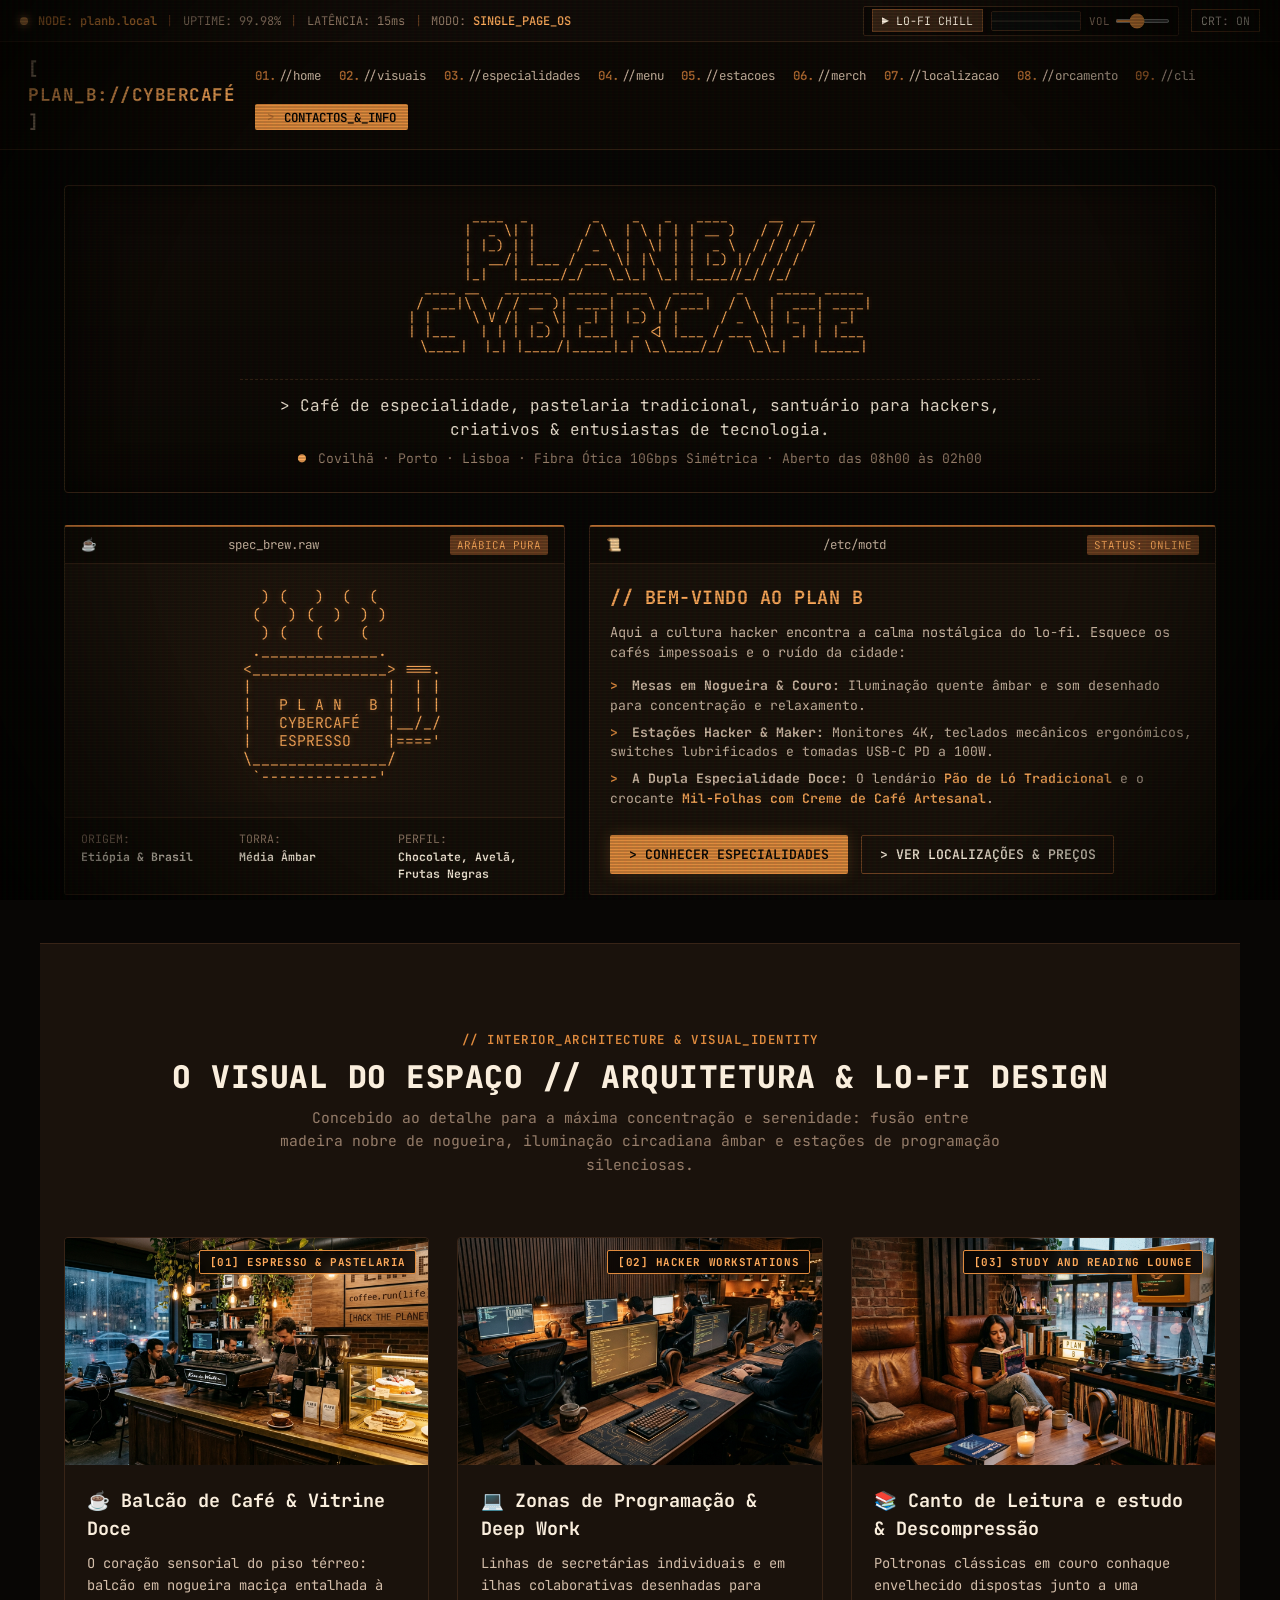
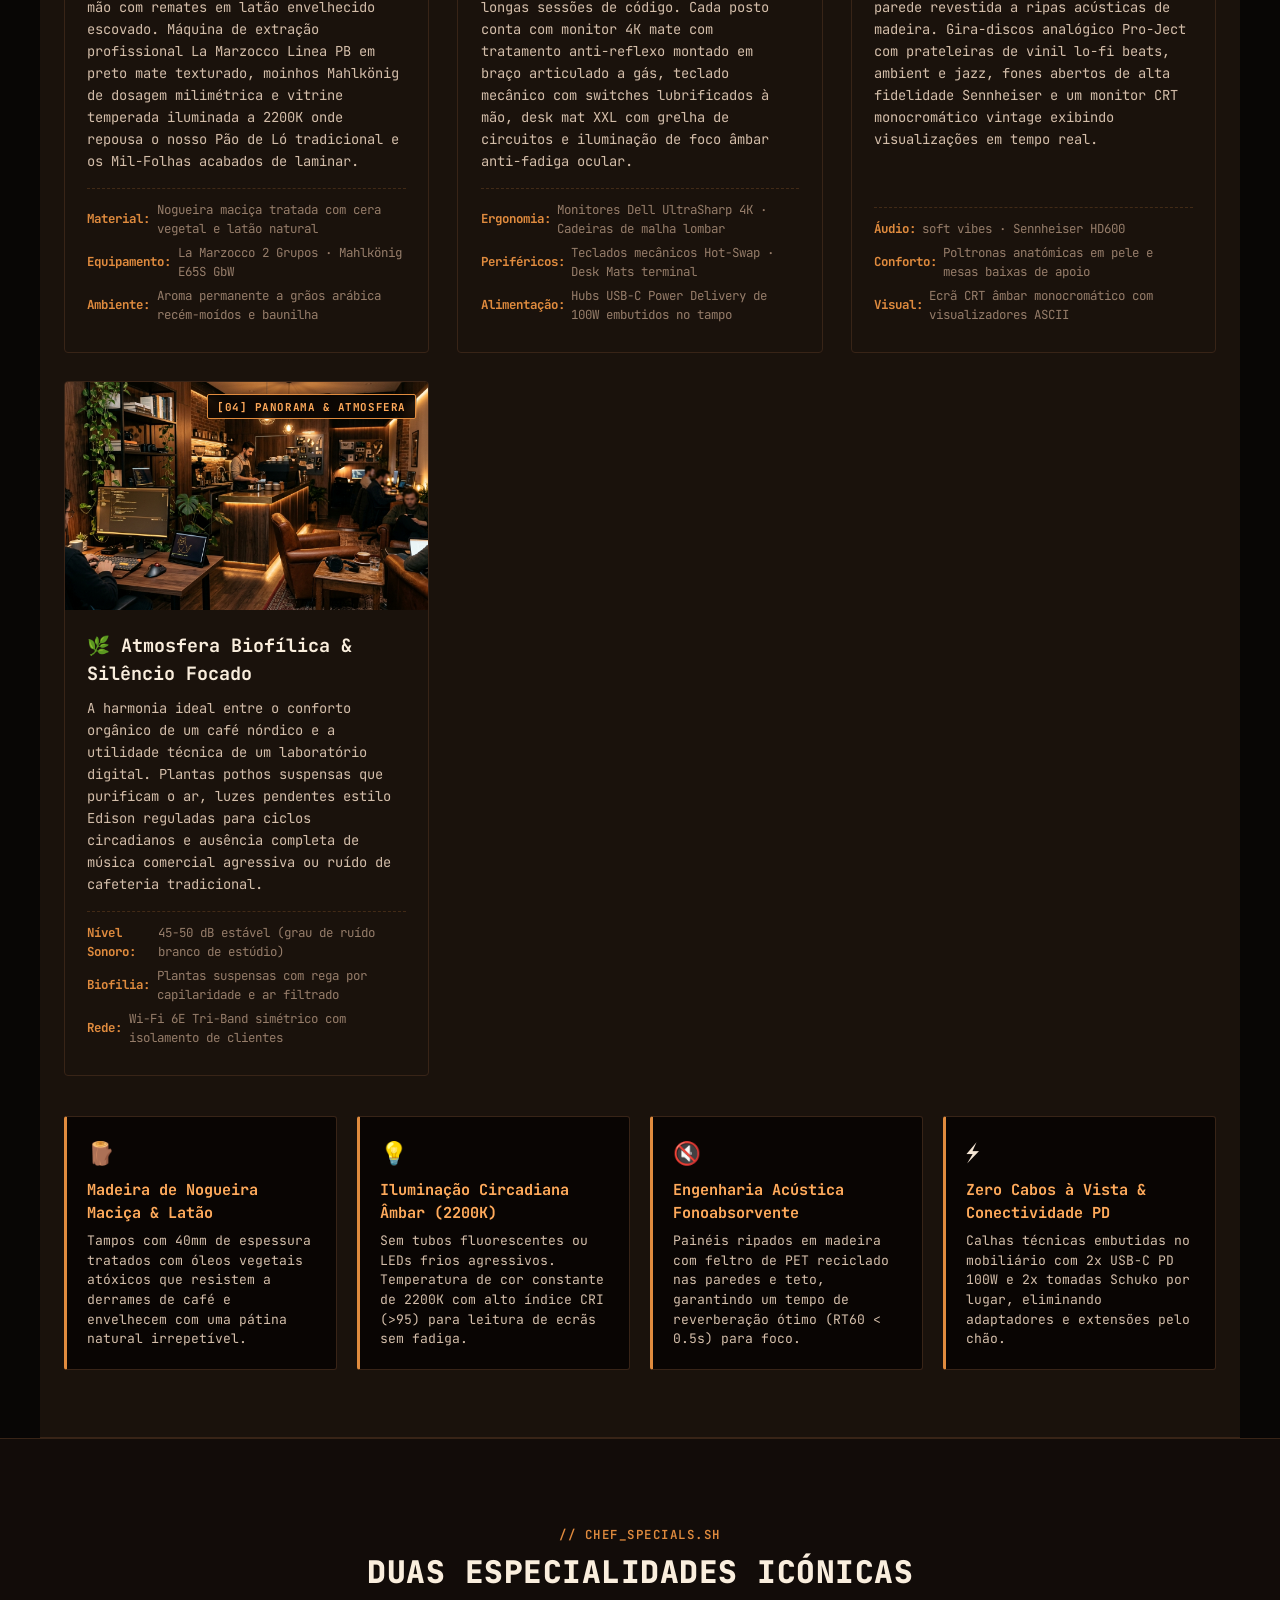
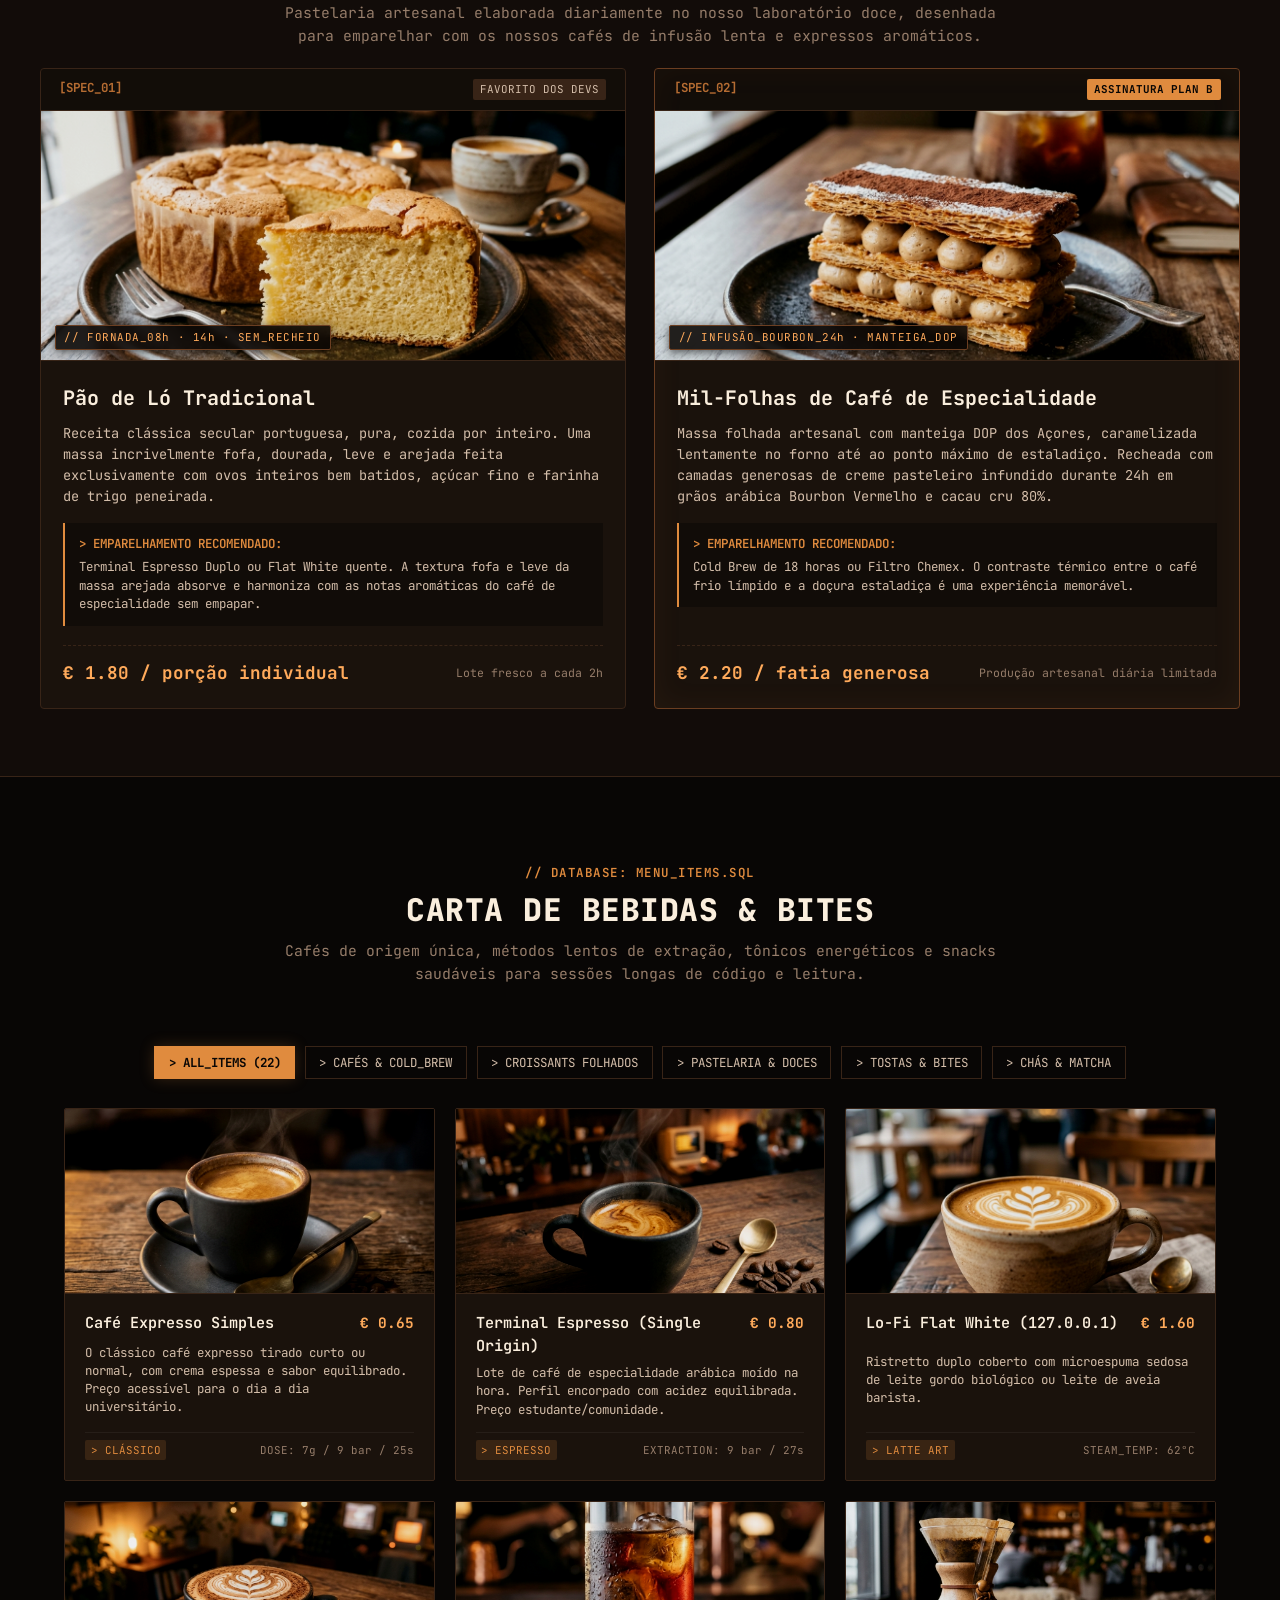
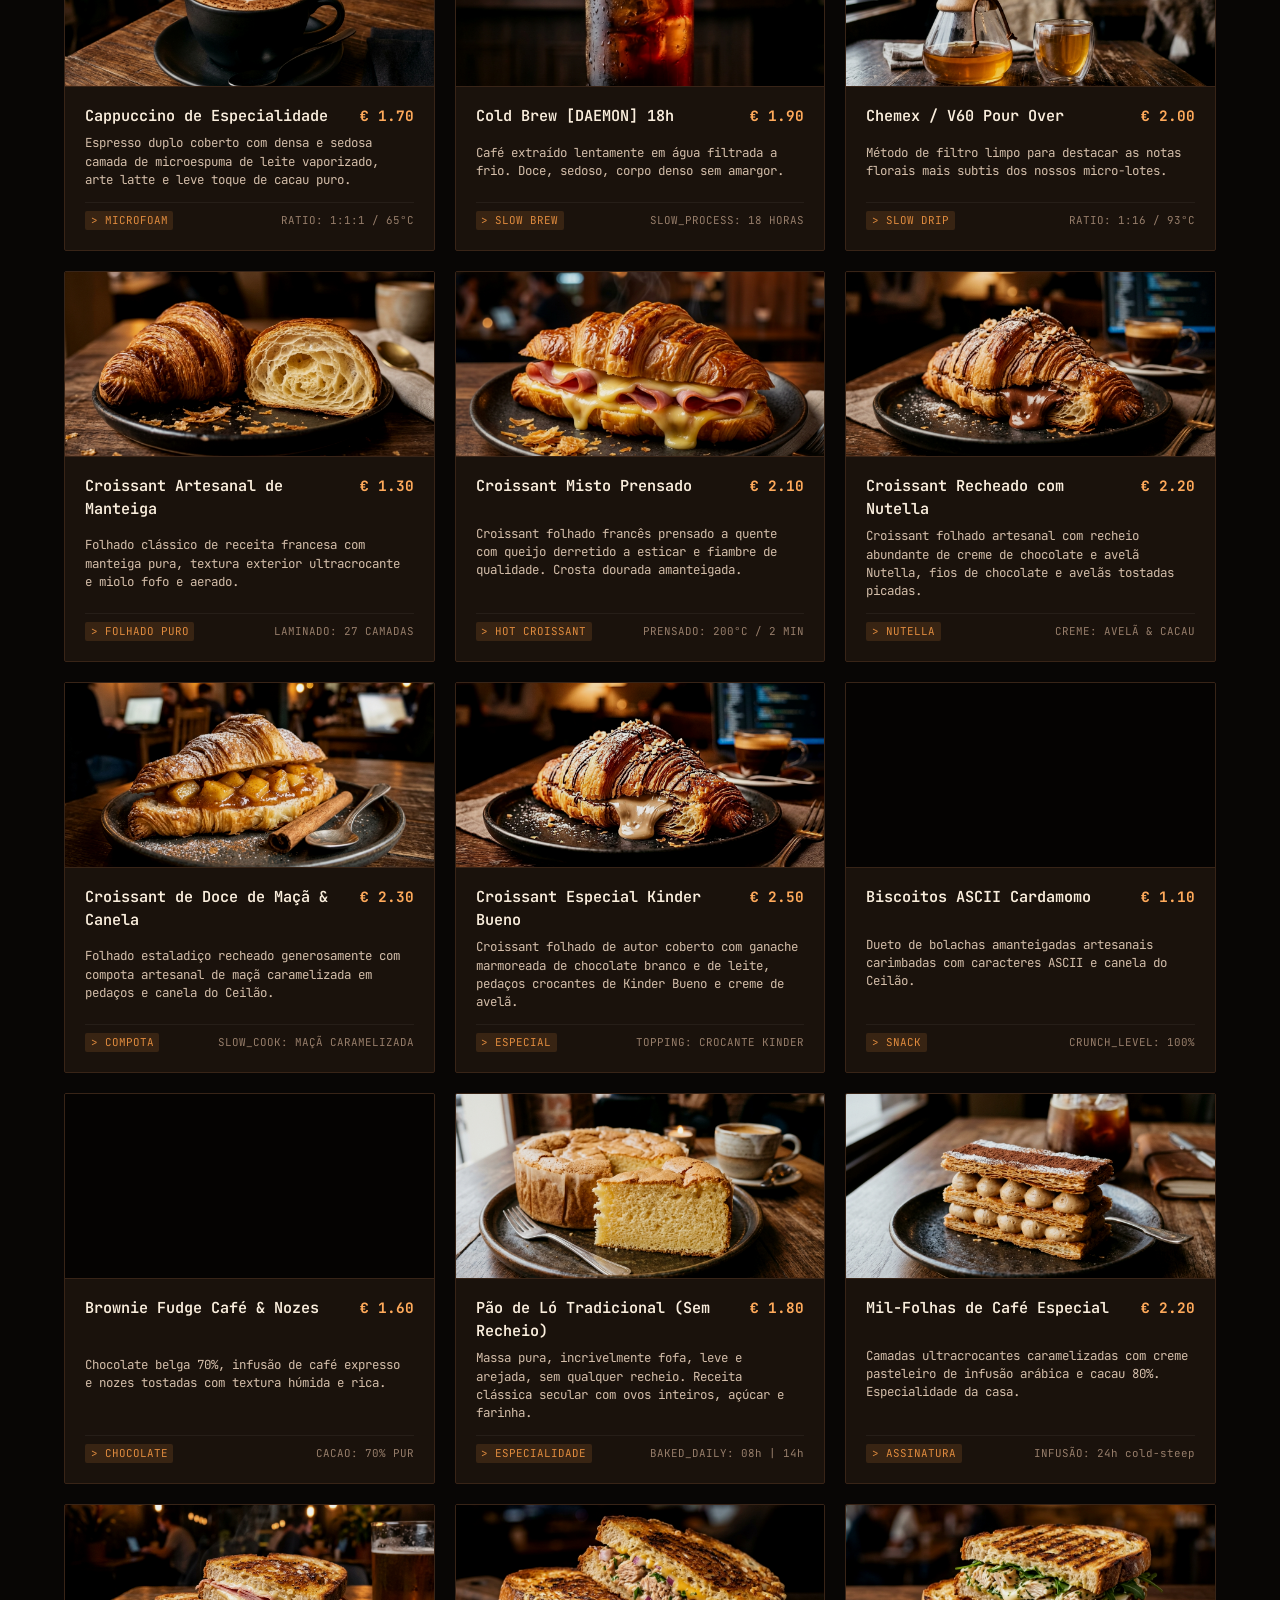
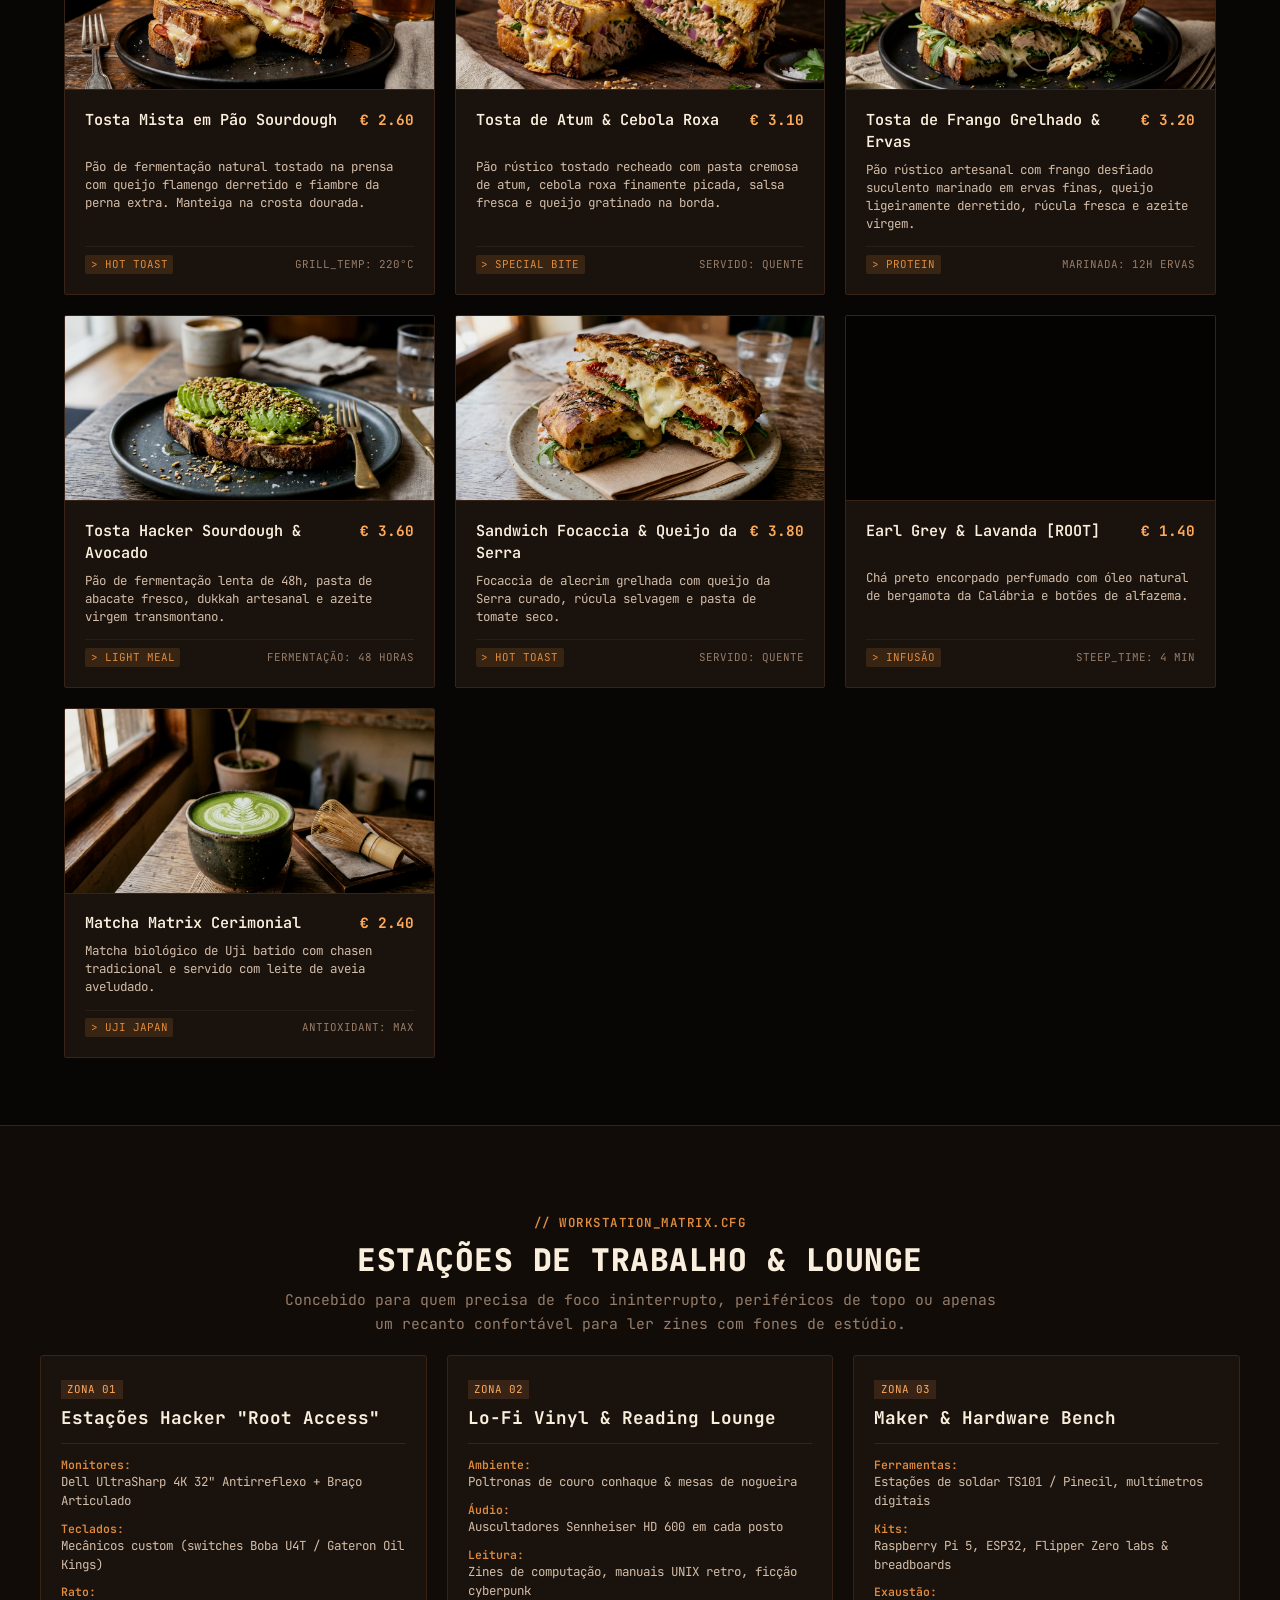
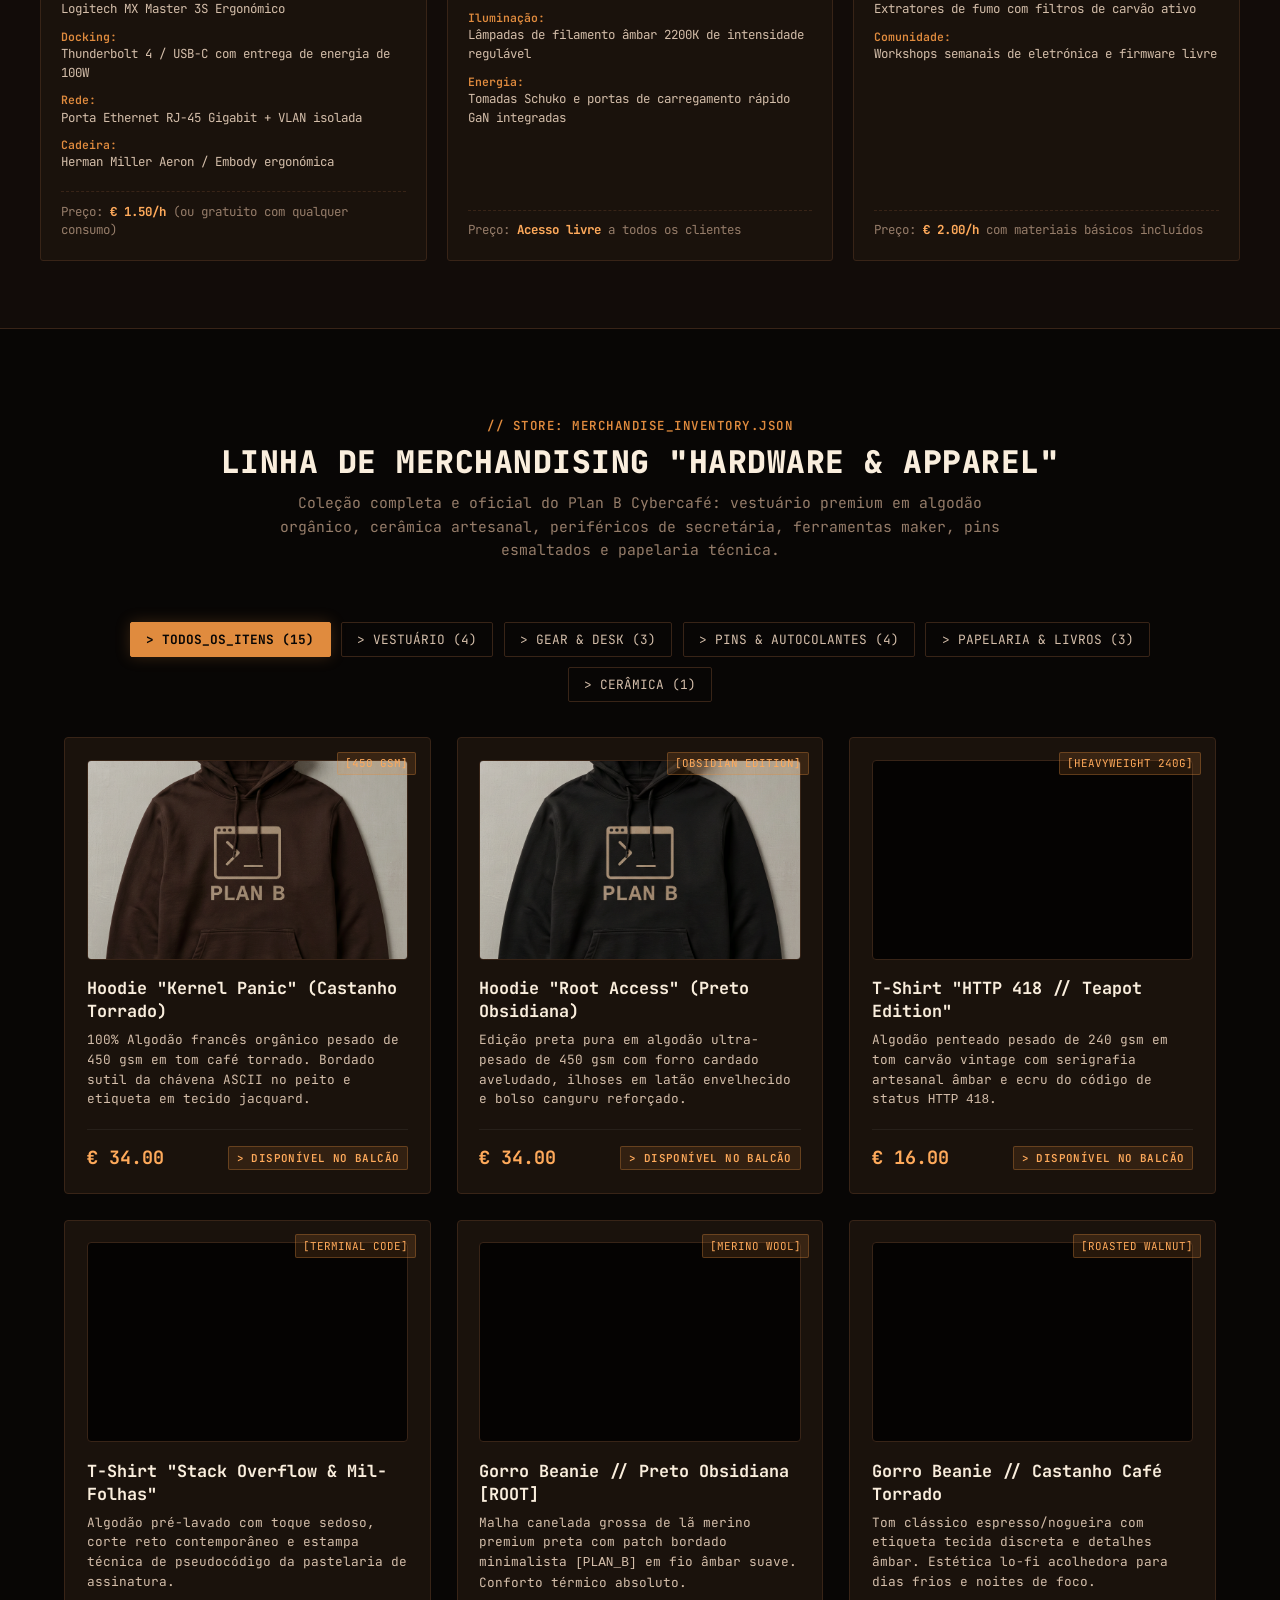
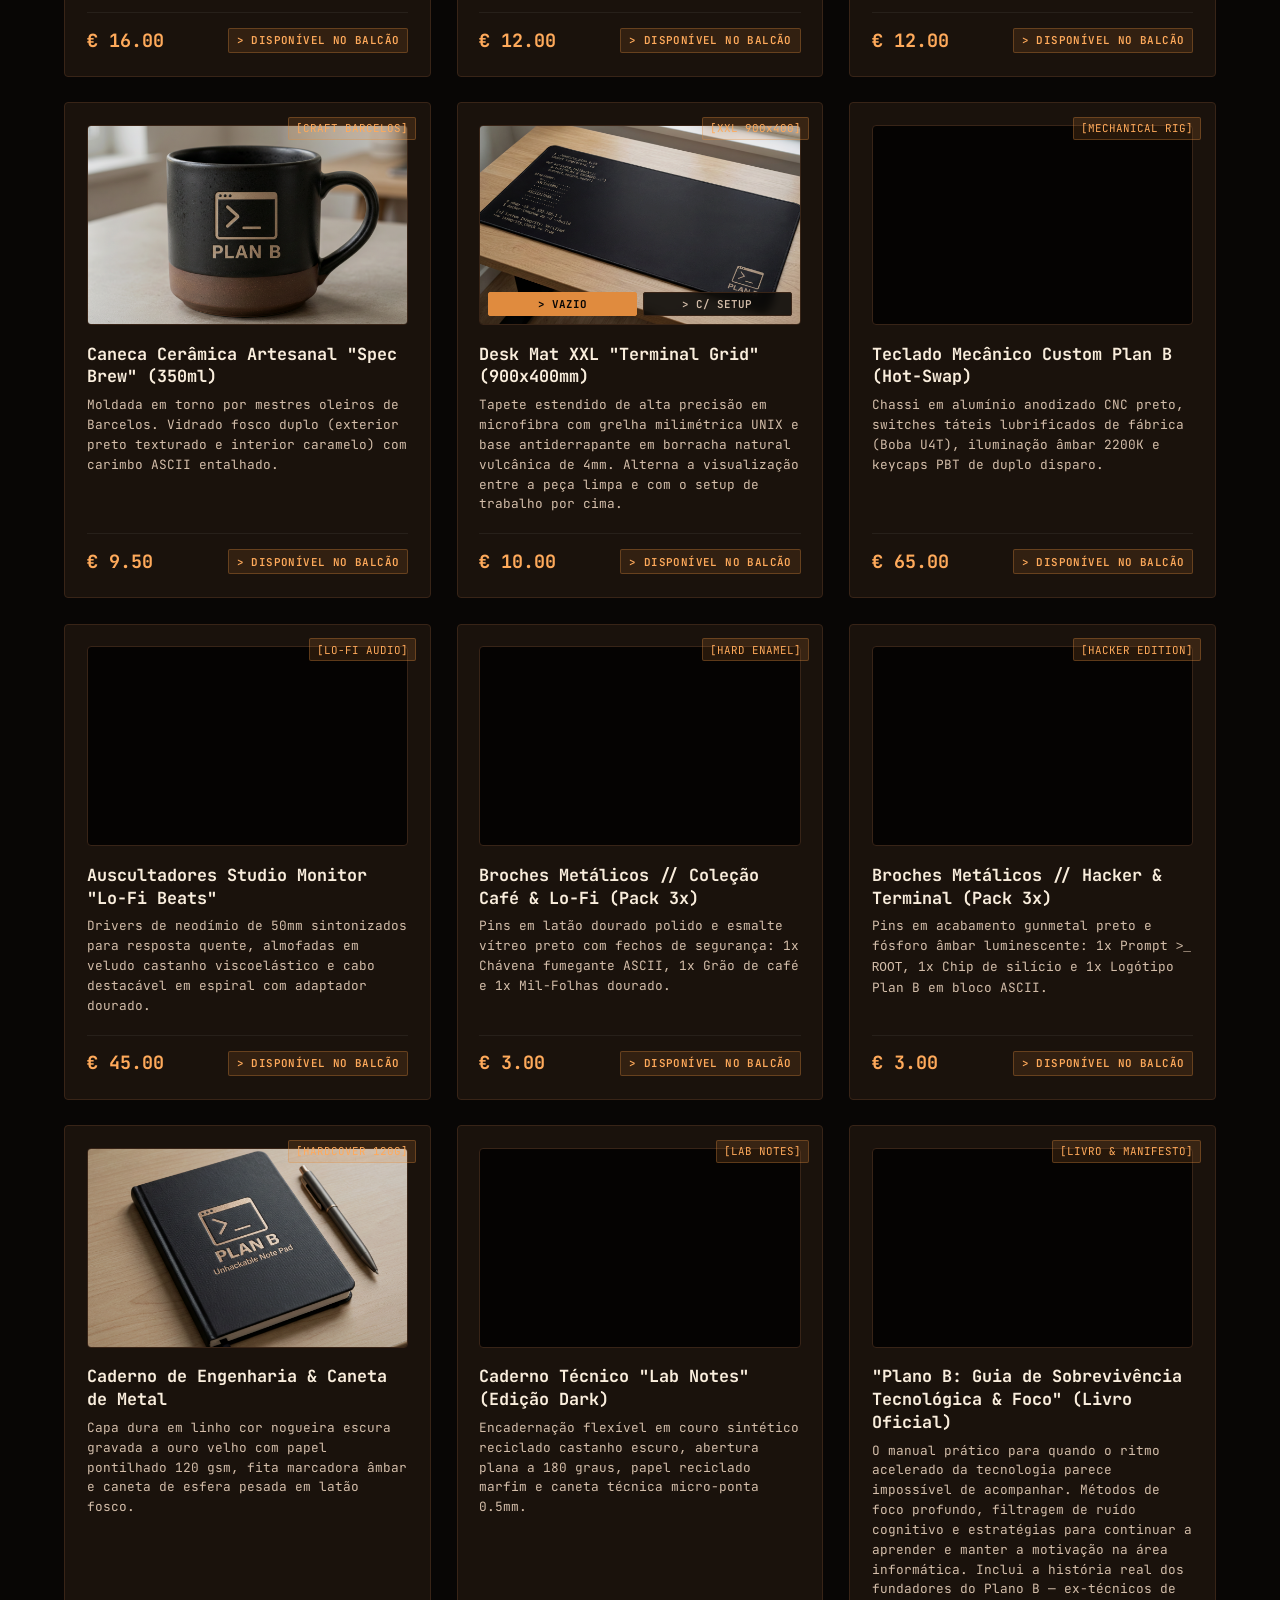
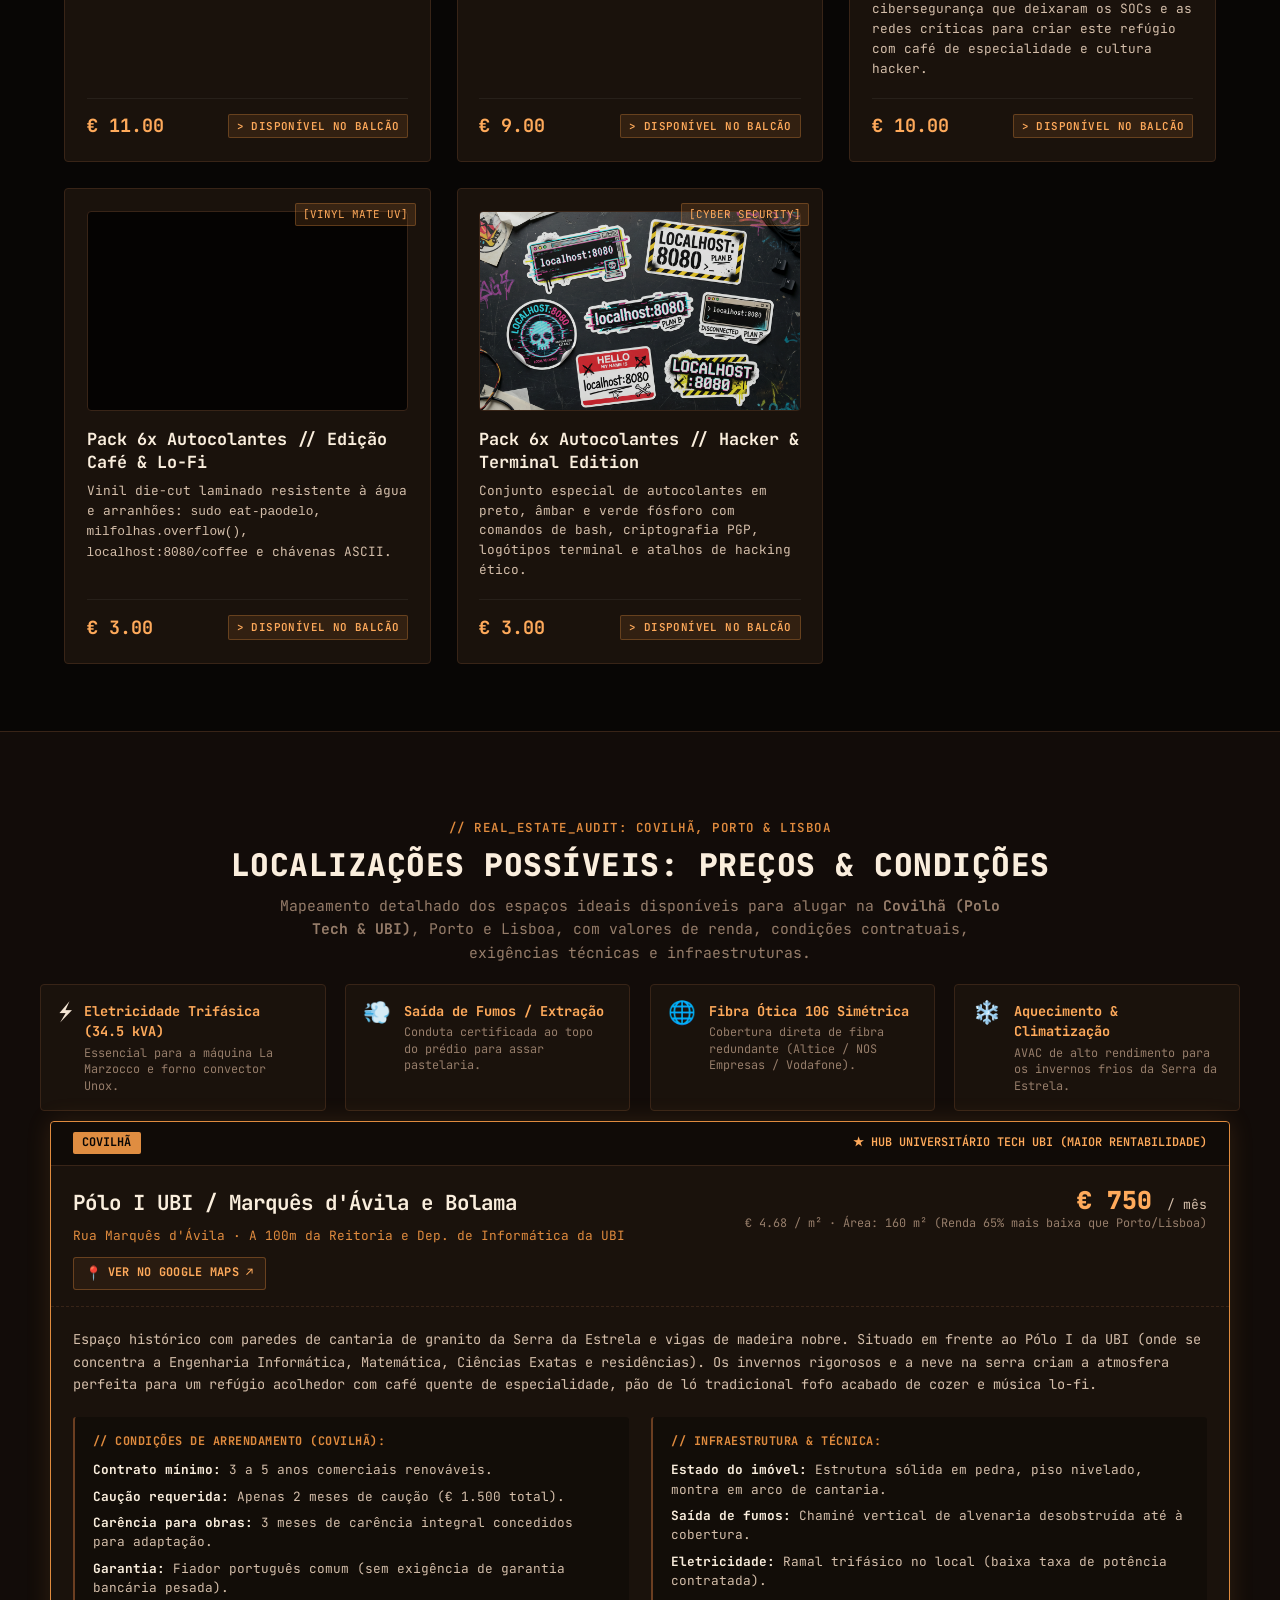
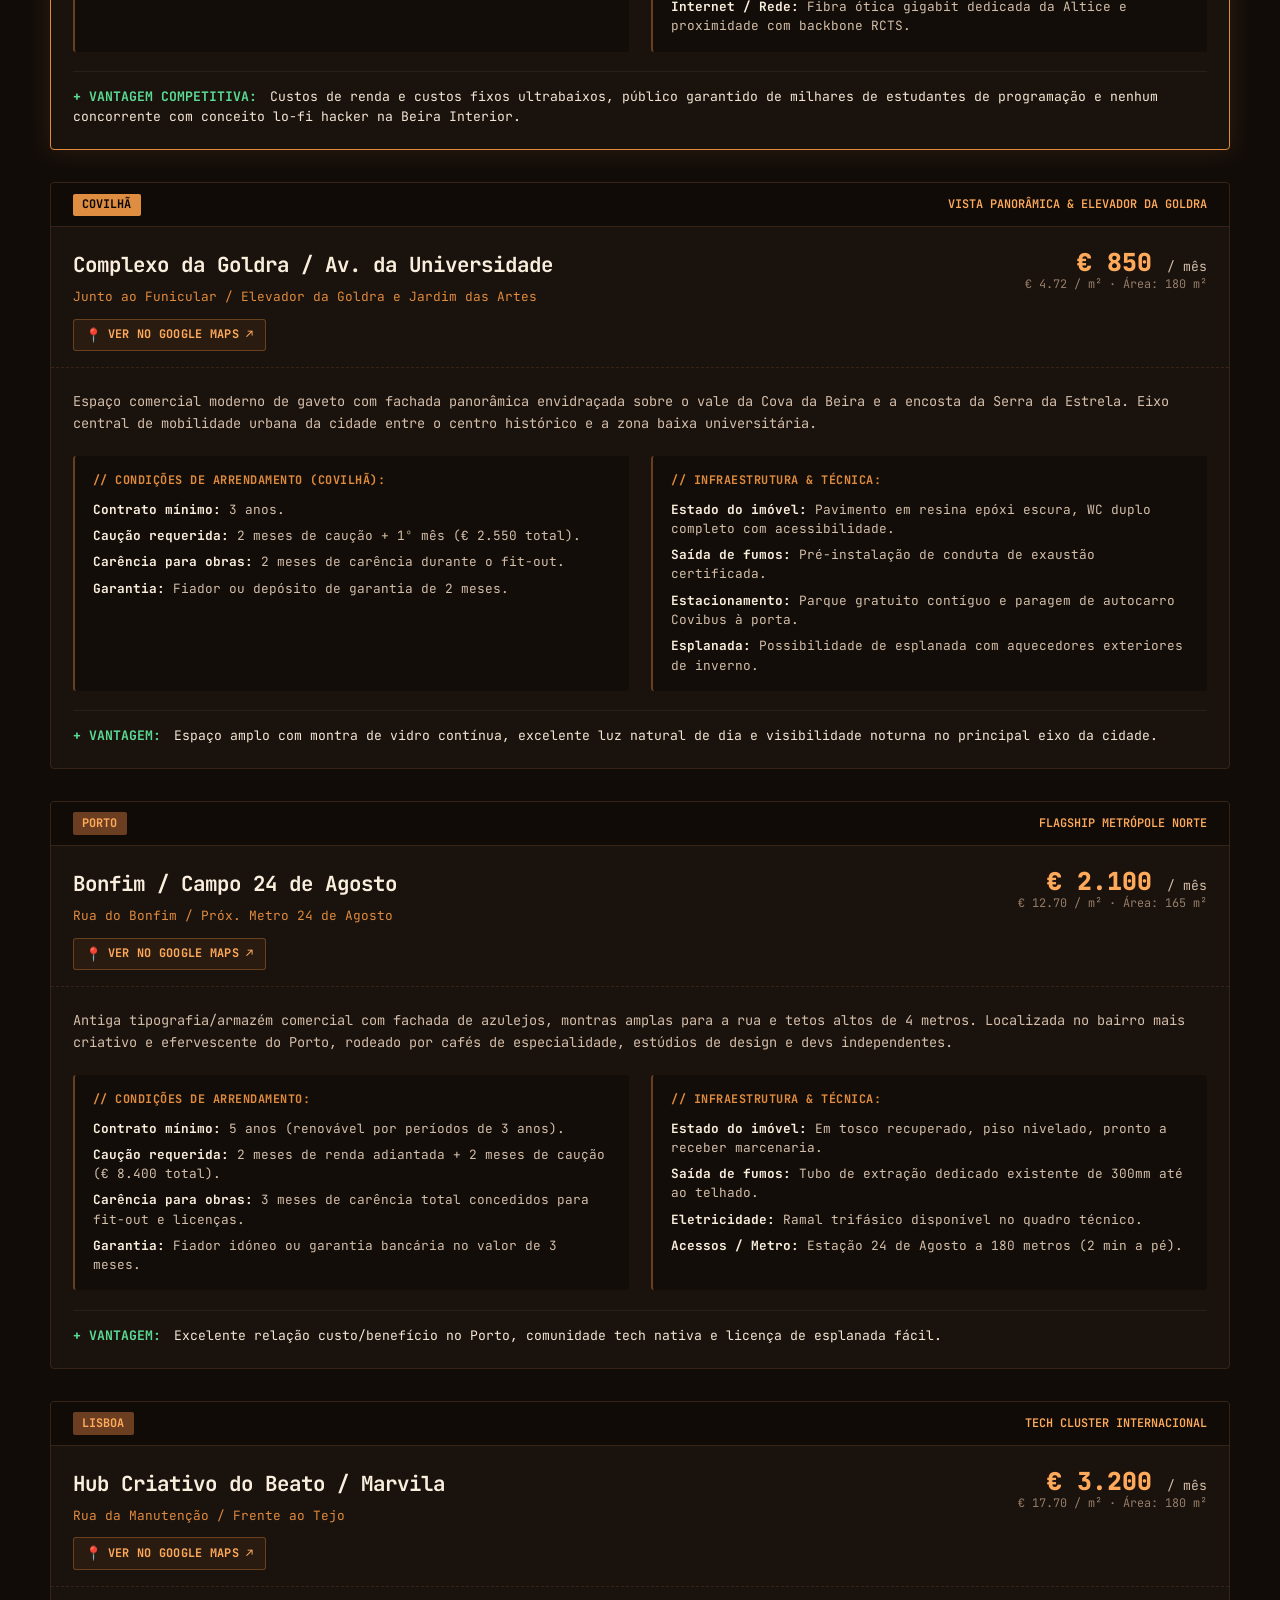
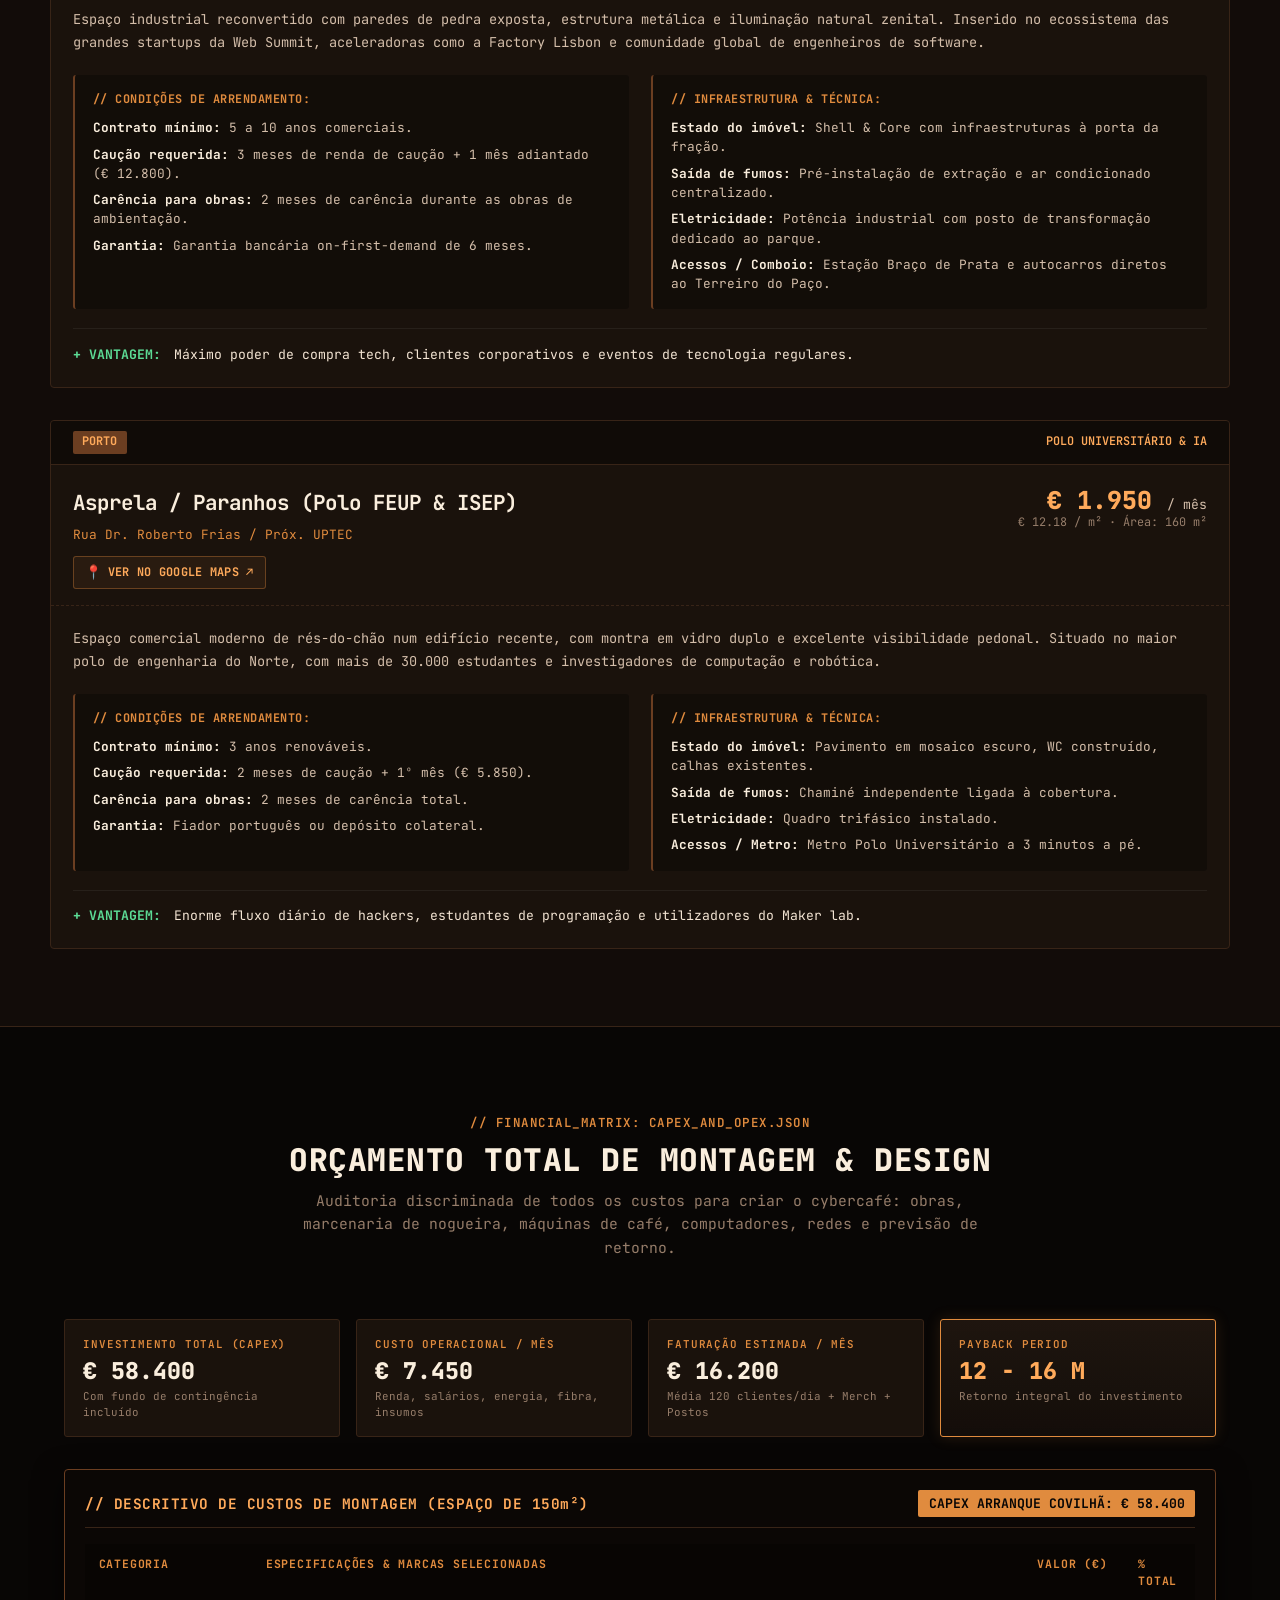
<file: index.html>
<!DOCTYPE html>
<html lang="pt">

<head>
    <meta charset="UTF-8">
    <meta name="viewport" content="width=device-width, initial-scale=1.0">
    <title>PLAN B // Lo-Fi Cybercafé & Hacker Lounge</title>
    <meta name="description"
        content="Cybercafé lo-fi, cultura hacker, café de especialidade, pão de ló artesanal tradicional sem recheio e mil-folhas de café com ambiente terminal.">
    <!-- Favicon Suite -->
    <link rel="icon" type="image/svg+xml" href="favicon.svg">
    <link rel="icon" type="image/png" sizes="32x32" href="favicon-32x32.png">
    <link rel="icon" type="image/x-icon" href="favicon.ico">
    <link rel="apple-touch-icon" sizes="180x180" href="apple-touch-icon.png">
    <link rel="preload" href="Loading.mp4" as="video" type="video/mp4">
    <link rel="preconnect" href="https://fonts.googleapis.com">
    <link rel="preconnect" href="https://fonts.gstatic.com" crossorigin>
    <link
        href="https://fonts.googleapis.com/css2?family=JetBrains+Mono:ital,wght@0,300;0,400;0,600;0,700;0,800;1,400&family=VT323&display=swap"
        rel="stylesheet">
    <link rel="stylesheet" href="styles.css?v=202611261716">
</head>

<body class="crt-effect">
    <!-- Overlay de scanlines e vinheta CRT vintage -->
    <div class="scanlines-overlay" aria-hidden="true"></div>
    <div class="vignette-overlay" aria-hidden="true"></div>

    <!-- Barra de Estado do Sistema Superior -->
    <header class="sys-bar">
        <div class="sys-bar-left">
            <span class="status-indicator"></span>
            <span class="sys-tag">NODE: planb.local</span>
            <span class="sys-separator">|</span>
            <span class="sys-info">UPTIME: <span id="uptime-counter">99.98%</span></span>
            <span class="sys-separator">|</span>
            <span class="sys-info">LATÊNCIA: <span id="ping-display">12ms</span></span>
            <span class="sys-separator">|</span>
            <span class="sys-info">MODO: <span class="accent-text">SINGLE_PAGE_OS</span></span>
        </div>
        <div class="sys-bar-right">
            <!-- Controle Lo-Fi Audio Player -->
            <!-- Controle Lo-Fi Audio Player com Osciloscópio -->
            <div class="lofi-player-widget">
                <button id="toggle-lofi-btn" class="sys-btn" title="Alternar som ambiente Lo-Fi (Web Audio API)">
                    <span class="btn-icon">▶</span> LO-FI CHILL
                </button>
                <canvas id="oscilloscope" width="100" height="22" class="lofi-oscilloscope-canvas"
                    title="Osciloscópio de áudio em tempo real"></canvas>
                <div class="volume-container">
                    <span class="vol-label">VOL</span>
                    <input type="range" id="lofi-volume" min="0" max="1" step="0.05" value="0.35"
                        aria-label="Volume do som ambiente">
                </div>
            </div>
            <!-- Alternar Efeito CRT -->
            <button id="toggle-crt-btn" class="sys-btn sys-btn-outline" title="Ligar/Desligar efeito CRT Scanlines">
                CRT: <span id="crt-status">ON</span>
            </button>
        </div>
    </header>

    <!-- Navegação Monospace Completa -->
    <nav class="main-nav">
        <div class="nav-brand">
            <a href="#hero" class="brand-link">
                <span class="brand-bracket">[</span>
                <span class="brand-text">PLAN_B://CYBERCAFÉ</span>
                <span class="brand-bracket">]</span>
            </a>
        </div>
        <ul class="nav-links">
            <li><a href="#hero"><span class="cmd-prefix">01.</span>//home</a></li>
            <li><a href="#gallery"><span class="cmd-prefix">02.</span>//visuais</a></li>
            <li><a href="#specialties"><span class="cmd-prefix">03.</span>//especialidades</a></li>
            <li><a href="#menu"><span class="cmd-prefix">04.</span>//menu</a></li>
            <li><a href="#rigs"><span class="cmd-prefix">05.</span>//estacoes</a></li>
            <li><a href="#merch"><span class="cmd-prefix">06.</span>//merch</a></li>
            <li><a href="#localizacao"><span class="cmd-prefix">07.</span>//localizacao</a></li>
            <li><a href="#orcamento"><span class="cmd-prefix">08.</span>//orcamento</a></li>
            <li><a href="#terminal-section"><span class="cmd-prefix">09.</span>//cli</a></li>
            <li><a href="#contactos" class="nav-highlight"><span class="cmd-prefix">&gt;</span> CONTACTOS_&amp;_INFO</a>
            </li>
        </ul>
    </nav>

    <main>
        <!-- HERO SECTION COM ASCII ART -->
        <section id="hero" class="hero-section">
            <div class="hero-container">
                <div class="ascii-wrapper">
                    <pre class="ascii-art logo-ascii" aria-label="Plan B Cybercafe ASCII Banner">
 ____  _        _    _   _   ____     __  __
|  _ \| |      / \  | \ | | | __ )   / / / /
| |_) | |     / _ \ |  \| | |  _ \  / / / / 
|  __/| |___ / ___ \| |\  | | |_) |/ / / /  
|_|   |_____/_/   \_\_| \_| |____//_/ /_/   
  ____ __   ______  _____ ____   ____    _    _____ _____ 
 / ___|\ \ / / __ )| ____|  _ \ / ___|  / \  |  ___| ____|
| |     \ V /|  _ \|  _| | |_) | |     / _ \ | |_  |  _|  
| |___   | | | |_) | |___|  _ <| |___ / ___ \|  _| | |___ 
 \____|  |_| |____/|_____|_| \_\____/_/   \_\_|   |_____|
</pre>
                    <div class="hero-subtext-box">
                        <p class="tagline">&gt; Café de especialidade, pastelaria tradicional, santuário para hackers,
                            criativos & entusiastas de tecnologia.</p>
                        <p class="location-stamp"><span class="accent-dot">●</span> Covilhã &middot; Porto &middot;
                            Lisboa &middot; Fibra
                            Ótica 10Gbps Simétrica &middot; Aberto das 08h00 às 02h00</p>
                    </div>
                </div>

                <!-- Painel Dividido: Chávena ASCII Fumegante & Manifesto de Boas-Vindas -->
                <div class="hero-interactive-grid">
                    <div class="hero-ascii-coffee-card">
                        <div class="card-header">
                            <span class="file-icon">☕</span> spec_brew.raw
                            <span class="card-badge">ARÁBICA PURA</span>
                        </div>
                        <div class="coffee-ascii-stage">
                            <pre class="ascii-art coffee-ascii" id="steaming-cup">
       (  )   (   )  )
        ) (   )  (  (
        ( )  (    ) )
       ._____________.
      <_______________> ===.
      |               |  | |
      |   P L A N   B |  | |
      |   CYBERCAFÉ   |__/_/
      |   ESPRESSO    |===='
      \_______________/
       `-------------'
</pre>
                        </div>
                        <div class="coffee-stats">
                            <div class="c-stat"><span>ORIGEM:</span> <strong>Etiópia &amp; Brasil</strong></div>
                            <div class="c-stat"><span>TORRA:</span> <strong>Média Âmbar</strong></div>
                            <div class="c-stat"><span>PERFIL:</span> <strong>Chocolate, Avelã, Frutas Negras</strong>
                            </div>
                        </div>
                    </div>

                    <div class="hero-manifesto-card">
                        <div class="card-header">
                            <span class="file-icon">📜</span> /etc/motd
                            <span class="card-badge">STATUS: ONLINE</span>
                        </div>
                        <div class="manifesto-content">
                            <h3>// BEM-VINDO AO PLAN B</h3>
                            <p class="manifesto-p">
                                Aqui a cultura hacker encontra a calma nostálgica do lo-fi. Esquece os cafés impessoais
                                e o ruído da cidade:
                            </p>
                            <ul class="manifesto-list">
                                <li><span class="bullet">&gt;</span> <strong>Mesas em Nogueira &amp; Couro:</strong>
                                    Iluminação quente âmbar e som desenhado para concentração e relaxamento.</li>
                                <li><span class="bullet">&gt;</span> <strong>Estações Hacker &amp; Maker:</strong>
                                    Monitores 4K, teclados mecânicos ergonómicos, switches lubrificados e tomadas USB-C
                                    PD a 100W.</li>
                                <li><span class="bullet">&gt;</span> <strong>A Dupla Especialidade Doce:</strong> O
                                    lendário <span class="accent-text">Pão de Ló Tradicional</span> e o
                                    crocante
                                    <span class="accent-text">Mil-Folhas com Creme de Café Artesanal</span>.
                                </li>
                            </ul>
                            <div class="hero-cta-buttons">
                                <a href="#specialties" class="btn btn-primary">&gt; CONHECER ESPECIALIDADES</a>
                                <a href="#localizacao" class="btn btn-outline">&gt; VER LOCALIZAÇÕES &amp; PREÇOS</a>
                            </div>
                        </div>
                    </div>
                </div>
            </div>
        </section>

        <!-- SECTION: O VISUAL DO ESPAÇO // DESIGN & ARQUITETURA LO-FI -->
        <section id="gallery" class="section-padding space-visual-section">
            <div id="visual-space" style="position: relative; top: -70px;"></div>
            <div class="section-header">
                <div class="sec-label">// INTERIOR_ARCHITECTURE &amp; VISUAL_IDENTITY</div>
                <h2>O VISUAL DO ESPAÇO // ARQUITETURA &amp; LO-FI DESIGN</h2>
                <p class="sec-sub">Concebido ao detalhe para a máxima concentração e serenidade: fusão entre madeira
                    nobre de nogueira, iluminação circadiana âmbar e estações de programação silenciosas.</p>
            </div>

            <!-- GRID PRINCIPAL DE ESPAÇOS DO CYBERCAFÉ -->
            <div class="space-showcase-grid">
                <!-- Espaço 1: Balcão de Café & Pastelaria -->
                <div class="space-card">
                    <div class="space-img-wrapper">
                        <img src="assets/espaco_cafe_bar.jpg"
                            alt="Balcão de café de especialidade do Plan B com máquina La Marzocco, nogueira e vitrine doce"
                            class="space-img" loading="lazy" decoding="async">
                        <span class="space-tag-float">[01] ESPRESSO &amp; PASTELARIA</span>
                    </div>
                    <div class="space-card-body">
                        <h3>☕ Balcão de Café &amp; Vitrine Doce</h3>
                        <p>O coração sensorial do piso térreo: balcão em nogueira maciça entalhada à mão com remates em
                            latão envelhecido escovado. Máquina de extração profissional La Marzocco Linea PB em preto
                            mate texturado, moinhos Mahlkönig de dosagem milimétrica e vitrine temperada iluminada a
                            2200K onde repousa o nosso Pão de Ló tradicional e os Mil-Folhas acabados de laminar.</p>
                        <ul class="space-specs-list">
                            <li><strong>Material:</strong> Nogueira maciça tratada com cera vegetal e latão natural</li>
                            <li><strong>Equipamento:</strong> La Marzocco 2 Grupos &middot; Mahlkönig E65S GbW</li>
                            <li><strong>Ambiente:</strong> Aroma permanente a grãos arábica recém-moídos e baunilha</li>
                        </ul>
                    </div>
                </div>

                <!-- Espaço 2: Estações Hacker de Trabalho -->
                <div class="space-card">
                    <div class="space-img-wrapper">
                        <img src="assets/espaco_workstations.jpg"
                            alt="Estações de trabalho hacker com monitores 4K foscos, teclados mecânicos e iluminação âmbar"
                            class="space-img" loading="lazy" decoding="async">
                        <span class="space-tag-float">[02] HACKER WORKSTATIONS</span>
                    </div>
                    <div class="space-card-body">
                        <h3>💻 Zonas de Programação &amp; Deep Work</h3>
                        <p>Linhas de secretárias individuais e em ilhas colaborativas desenhadas para longas sessões de
                            código. Cada posto conta com monitor 4K mate com tratamento anti-reflexo montado em braço
                            articulado a gás, teclado mecânico com switches lubrificados à mão, desk mat XXL com grelha
                            de circuitos e iluminação de foco âmbar anti-fadiga ocular.</p>
                        <ul class="space-specs-list">
                            <li><strong>Ergonomia:</strong> Monitores Dell UltraSharp 4K &middot; Cadeiras de malha
                                lombar</li>
                            <li><strong>Periféricos:</strong> Teclados mecânicos Hot-Swap &middot; Desk Mats terminal
                            </li>
                            <li><strong>Alimentação:</strong> Hubs USB-C Power Delivery de 100W embutidos no tampo</li>
                        </ul>
                    </div>
                </div>

                <!-- Espaço 3:Study and Reading Lounge -->
                <div class="space-card">
                    <div class="space-img-wrapper">
                        <img src="assets/espaco_lofi_lounge.jpg"
                            alt="Canto de leitura e audição low profile com poltronas de couro conhaque e monitores CRT, iluminação âmbar e acoustics"
                            class="space-img" loading="lazy" decoding="async">
                        <span class="space-tag-float">[03] STUDY AND READING LOUNGE</span>
                    </div>
                    <div class="space-card-body">
                        <h3>📚 Canto de Leitura e estudo &amp; Descompressão</h3>
                        <p>Poltronas clássicas em couro conhaque envelhecido dispostas junto a uma parede revestida a
                            ripas acústicas de madeira. Gira-discos analógico Pro-Ject com prateleiras de vinil lo-fi
                            beats, ambient e jazz, fones abertos de alta fidelidade Sennheiser e um monitor CRT
                            monocromático vintage exibindo visualizações em tempo real.</p>
                        <ul class="space-specs-list">
                            <li><strong>Áudio:</strong> soft vibes &middot; Sennheiser HD600</li>
                            <li><strong>Conforto:</strong> Poltronas anatómicas em pele e mesas baixas de apoio
                            </li>
                            <li><strong>Visual:</strong> Ecrã CRT âmbar monocromático com visualizadores ASCII</li>
                        </ul>
                    </div>
                </div>

                <!-- Espaço 4: Atmosfera Global Intimista -->
                <div class="space-card">
                    <div class="space-img-wrapper">
                        <img src="assets/ambiente_cybercafe.jpg"
                            alt="Visão geral do cybercafé com luz âmbar suave, nogueira e ambiente chuvoso acolhedor"
                            class="space-img" loading="lazy" decoding="async">
                        <span class="space-tag-float">[04] PANORAMA &amp; ATMOSFERA</span>
                    </div>
                    <div class="space-card-body">
                        <h3>🌿 Atmosfera Biofílica &amp; Silêncio Focado</h3>
                        <p>A harmonia ideal entre o conforto orgânico de um café nórdico e a utilidade técnica de um
                            laboratório digital. Plantas pothos suspensas que purificam o ar, luzes pendentes estilo
                            Edison reguladas para ciclos circadianos e ausência completa de música comercial agressiva
                            ou ruído de cafeteria tradicional.</p>
                        <ul class="space-specs-list">
                            <li><strong>Nível Sonoro:</strong> 45-50 dB estável (grau de ruído branco de estúdio)</li>
                            <li><strong>Biofilia:</strong> Plantas suspensas com rega por capilaridade e ar filtrado
                            </li>
                            <li><strong>Rede:</strong> Wi-Fi 6E Tri-Band simétrico com isolamento de clientes</li>
                        </ul>
                    </div>
                </div>
            </div>

            <!-- PAINEL DE ESPECIFICAÇÕES ARQUITETÓNICAS E MATERIAIS -->
            <div class="materials-deepdive-grid">
                <div class="material-card">
                    <span class="mat-icon">🪵</span>
                    <h4>Madeira de Nogueira Maciça &amp; Latão</h4>
                    <p>Tampos com 40mm de espessura tratados com óleos vegetais atóxicos que resistem a derrames de café
                        e envelhecem com uma pátina natural irrepetível.</p>
                </div>

                <div class="material-card">
                    <span class="mat-icon">💡</span>
                    <h4>Iluminação Circadiana Âmbar (2200K)</h4>
                    <p>Sem tubos fluorescentes ou LEDs frios agressivos. Temperatura de cor constante de 2200K com alto
                        índice CRI (&gt;95) para leitura de ecrãs sem fadiga.</p>
                </div>

                <div class="material-card">
                    <span class="mat-icon">🔇</span>
                    <h4>Engenharia Acústica Fonoabsorvente</h4>
                    <p>Painéis ripados em madeira com feltro de PET reciclado nas paredes e teto, garantindo um tempo de
                        reverberação ótimo (RT60 &lt; 0.5s) para foco.</p>
                </div>

                <div class="material-card">
                    <span class="mat-icon">⚡</span>
                    <h4>Zero Cabos à Vista &amp; Conectividade PD</h4>
                    <p>Calhas técnicas embutidas no mobiliário com 2x USB-C PD 100W e 2x tomadas Schuko por lugar,
                        eliminando adaptadores e extensões pelo chão.</p>
                </div>
            </div>
        </section>

        <!-- SECTION: AS DUAS GRANDES ESPECIALIDADES DA CASA -->
        <section id="specialties" class="section-padding section-alt">
            <div class="section-header">
                <div class="sec-label">// CHEF_SPECIALS.SH</div>
                <h2>DUAS ESPECIALIDADES ICÓNICAS</h2>
                <p class="sec-sub">Pastelaria artesanal elaborada diariamente no nosso laboratório doce, desenhada para
                    emparelhar com os nossos cafés de infusão lenta e expressos aromáticos.</p>
            </div>

            <div class="specialties-grid">
                <!-- Especialidade 1: Pão de Ló -->
                <article class="specialty-card">
                    <div class="spec-header">
                        <span class="spec-id">[SPEC_01]</span>
                        <span class="spec-flag">FAVORITO DOS DEVS</span>
                    </div>
                    <div class="spec-img-box">
                        <img src="assets/especialidade_paodelo.jpg" alt="Pão de Ló Tradicional Português Sem Recheio"
                            class="spec-img" loading="lazy" decoding="async">
                        <div class="spec-img-badge">// FORNADA_08h &middot; 14h &middot; SEM_RECHEIO</div>
                    </div>
                    <div class="spec-body">
                        <h3>Pão de Ló Tradicional</h3>
                        <p class="spec-desc">
                            Receita clássica secular portuguesa, pura, cozida por inteiro. Uma massa incrivelmente fofa,
                            dourada, leve e arejada feita exclusivamente com ovos inteiros bem batidos, açúcar fino e
                            farinha de trigo peneirada.
                        </p>
                        <div class="pairing-box">
                            <span class="pairing-title">&gt; EMPARELHAMENTO RECOMENDADO:</span>
                            <span class="pairing-item">Terminal Espresso Duplo ou Flat White quente. A textura fofa e
                                leve da massa arejada absorve e harmoniza com as notas aromáticas do café de
                                especialidade sem empapar.</span>
                        </div>
                        <div class="spec-meta">
                            <span class="spec-price">€ 1.80 / porção individual</span>
                            <span class="spec-batch">Lote fresco a cada 2h</span>
                        </div>
                    </div>
                </article>

                <!-- Especialidade 2: Mil-Folhas de Café -->
                <article class="specialty-card highlight-border">
                    <div class="spec-header">
                        <span class="spec-id">[SPEC_02]</span>
                        <span class="spec-flag highlight-flag">ASSINATURA PLAN B</span>
                    </div>
                    <div class="spec-img-box">
                        <img src="assets/especialidade_milfolhas.jpg" alt="Mil-Folhas de Café de Especialidade Plan B"
                            class="spec-img" loading="lazy" decoding="async">
                        <div class="spec-img-badge">// INFUSÃO_BOURBON_24h &middot; MANTEIGA_DOP</div>
                    </div>
                    <div class="spec-body">
                        <h3>Mil-Folhas de Café de Especialidade</h3>
                        <p class="spec-desc">
                            Massa folhada artesanal com manteiga DOP dos Açores, caramelizada lentamente no forno até ao
                            ponto máximo de estaladiço. Recheada com camadas generosas de creme pasteleiro infundido
                            durante 24h em grãos arábica Bourbon Vermelho e cacau cru 80%.
                        </p>
                        <div class="pairing-box">
                            <span class="pairing-title">&gt; EMPARELHAMENTO RECOMENDADO:</span>
                            <span class="pairing-item">Cold Brew de 18 horas ou Filtro Chemex. O contraste térmico entre
                                o café frio límpido e a doçura estaladiça é uma experiência memorável.</span>
                        </div>
                        <div class="spec-meta">
                            <span class="spec-price">€ 2.20 / fatia generosa</span>
                            <span class="spec-batch">Produção artesanal diária limitada</span>
                        </div>
                    </div>
                </article>
            </div>
        </section>

        <!-- SECTION: O MENU COMPLETO DO CYBERCAFÉ -->
        <section id="menu" class="section-padding">
            <div class="section-header">
                <div class="sec-label">// DATABASE: MENU_ITEMS.SQL</div>
                <h2>CARTA DE BEBIDAS &amp; BITES</h2>
                <p class="sec-sub">Cafés de origem única, métodos lentos de extração, tônicos energéticos e snacks
                    saudáveis para sessões longas de código e leitura.</p>
            </div>

            <!-- Filtros do Menu -->
            <div class="menu-tabs">
                <button class="menu-tab-btn active" data-category="all">&gt; ALL_ITEMS (22)</button>
                <button class="menu-tab-btn" data-category="coffee">&gt; CAFÉS &amp; COLD_BREW</button>
                <button class="menu-tab-btn" data-category="croissant">&gt; CROISSANTS FOLHADOS</button>
                <button class="menu-tab-btn" data-category="pastry">&gt; PASTELARIA &amp; DOCES</button>
                <button class="menu-tab-btn" data-category="bites">&gt; TOSTAS &amp; BITES</button>
                <button class="menu-tab-btn" data-category="tea">&gt; CHÁS &amp; MATCHA</button>
            </div>

            <div class="menu-grid" id="menu-items-grid">
                <!-- Itens gerados via JavaScript -->
            </div>
        </section>

        <!-- SECTION: ESTAÇÕES HACKER & AMBIENTE LO-FI -->
        <section id="rigs" class="section-padding section-alt">
            <div class="section-header">
                <div class="sec-label">// WORKSTATION_MATRIX.CFG</div>
                <h2>ESTAÇÕES DE TRABALHO &amp; LOUNGE</h2>
                <p class="sec-sub">Concebido para quem precisa de foco ininterrupto, periféricos de topo ou apenas um
                    recanto confortável para ler zines com fones de estúdio.</p>
            </div>

            <div class="rigs-showcase">
                <div class="rig-card">
                    <div class="rig-header">
                        <span class="rig-badge">ZONA 01</span>
                        <h4>Estações Hacker "Root Access"</h4>
                    </div>
                    <div class="rig-specs-list">
                        <div class="spec-row">
                            <span class="k">Monitores:</span>
                            <span class="v">Dell UltraSharp 4K 32" Antirreflexo + Braço Articulado</span>
                        </div>
                        <div class="spec-row">
                            <span class="k">Teclados:</span>
                            <span class="v">Mecânicos custom (switches Boba U4T / Gateron Oil Kings)</span>
                        </div>
                        <div class="spec-row">
                            <span class="k">Rato:</span>
                            <span class="v">Logitech MX Master 3S Ergonómico</span>
                        </div>
                        <div class="spec-row">
                            <span class="k">Docking:</span>
                            <span class="v">Thunderbolt 4 / USB-C com entrega de energia de 100W</span>
                        </div>
                        <div class="spec-row">
                            <span class="k">Rede:</span>
                            <span class="v">Porta Ethernet RJ-45 Gigabit + VLAN isolada</span>
                        </div>
                        <div class="spec-row">
                            <span class="k">Cadeira:</span>
                            <span class="v">Herman Miller Aeron / Embody ergonómica</span>
                        </div>
                    </div>
                    <div class="rig-footer">
                        <span>Preço: <strong>€ 1.50/h</strong> (ou gratuito com qualquer consumo)</span>
                    </div>
                </div>

                <div class="rig-card">
                    <div class="rig-header">
                        <span class="rig-badge">ZONA 02</span>
                        <h4>Lo-Fi Vinyl &amp; Reading Lounge</h4>
                    </div>
                    <div class="rig-specs-list">
                        <div class="spec-row">
                            <span class="k">Ambiente:</span>
                            <span class="v">Poltronas de couro conhaque &amp; mesas de nogueira</span>
                        </div>
                        <div class="spec-row">
                            <span class="k">Áudio:</span>
                            <span class="v">Auscultadores Sennheiser HD 600 em cada posto</span>
                        </div>
                        <div class="spec-row">
                            <span class="k">Leitura:</span>
                            <span class="v">Zines de computação, manuais UNIX retro, ficção cyberpunk</span>
                        </div>
                        <div class="spec-row">
                            <span class="k">Iluminação:</span>
                            <span class="v">Lâmpadas de filamento âmbar 2200K de intensidade regulável</span>
                        </div>
                        <div class="spec-row">
                            <span class="k">Energia:</span>
                            <span class="v">Tomadas Schuko e portas de carregamento rápido GaN integradas</span>
                        </div>
                    </div>
                    <div class="rig-footer">
                        <span>Preço: <strong>Acesso livre</strong> a todos os clientes</span>
                    </div>
                </div>

                <div class="rig-card">
                    <div class="rig-header">
                        <span class="rig-badge">ZONA 03</span>
                        <h4>Maker &amp; Hardware Bench</h4>
                    </div>
                    <div class="rig-specs-list">
                        <div class="spec-row">
                            <span class="k">Ferramentas:</span>
                            <span class="v">Estações de soldar TS101 / Pinecil, multímetros digitais</span>
                        </div>
                        <div class="spec-row">
                            <span class="k">Kits:</span>
                            <span class="v">Raspberry Pi 5, ESP32, Flipper Zero labs &amp; breadboards</span>
                        </div>
                        <div class="spec-row">
                            <span class="k">Exaustão:</span>
                            <span class="v">Extratores de fumo com filtros de carvão ativo</span>
                        </div>
                        <div class="spec-row">
                            <span class="k">Comunidade:</span>
                            <span class="v">Workshops semanais de eletrónica e firmware livre</span>
                        </div>
                    </div>
                    <div class="rig-footer">
                        <span>Preço: <strong>€ 2.00/h</strong> com materiais básicos incluídos</span>
                    </div>
                </div>
            </div>
        </section>

        <!-- SECTION: LINHA DE MERCHANDISING EXCLUSIVA -->
        <section id="merch" class="section-padding">
            <div class="section-header">
                <div class="sec-label">// STORE: MERCHANDISE_INVENTORY.JSON</div>
                <h2>LINHA DE MERCHANDISING "HARDWARE &amp; APPAREL"</h2>
                <p class="sec-sub">Coleção completa e oficial do Plan B Cybercafé: vestuário premium em algodão
                    orgânico, cerâmica artesanal, periféricos de secretária, ferramentas maker, pins esmaltados e
                    papelaria técnica.</p>
            </div>

            <!-- Filtros de Merchandising -->
            <div class="merch-tabs">
                <button class="merch-tab-btn active" data-merch-cat="all">&gt; TODOS_OS_ITENS (15)</button>
                <button class="merch-tab-btn" data-merch-cat="vestuario">&gt; VESTUÁRIO (4)</button>
                <button class="merch-tab-btn" data-merch-cat="gear">&gt; GEAR &amp; DESK (3)</button>
                <button class="merch-tab-btn" data-merch-cat="pins-stickers">&gt; PINS &amp; AUTOCOLANTES (4)</button>
                <button class="merch-tab-btn" data-merch-cat="papelaria">&gt; PAPELARIA &amp; LIVROS (3)</button>
                <button class="merch-tab-btn" data-merch-cat="ceramica">&gt; CERÂMICA (1)</button>
            </div>

            <div class="merch-grid" id="merch-container">
                <!-- 1. Hoodie Castanho -->
                <div class="merch-card" data-category="vestuario">
                    <div class="merch-badge">[450 GSM]</div>
                    <div class="merch-thumb-box">
                        <img src="assets/merch/merch_hoodie_castanho.png"
                            alt="Hoodie Kernel Panic 450 gsm Castanho Torrado" class="merch-thumb-img" loading="lazy"
                            decoding="async">
                    </div>
                    <div class="merch-info">
                        <h4>Hoodie "Kernel Panic" (Castanho Torrado)</h4>
                        <p class="merch-desc">100% Algodão francês orgânico pesado de 450 gsm em tom café torrado.
                            Bordado sutil da chávena ASCII no peito e etiqueta em tecido jacquard.</p>
                        <div class="merch-bottom">
                            <span class="merch-price">€ 34.00</span>
                            <span class="merch-stock-tag">&gt; DISPONÍVEL NO BALCÃO</span>
                        </div>
                    </div>
                </div>

                <!-- 2. Hoodie Preto -->
                <div class="merch-card" data-category="vestuario">
                    <div class="merch-badge">[OBSIDIAN EDITION]</div>
                    <div class="merch-thumb-box">
                        <img src="assets/merch/merch_hoodie_preto.png" alt="Hoodie Root Access 450 gsm Preto Obsidiana"
                            class="merch-thumb-img" loading="lazy" decoding="async">
                    </div>
                    <div class="merch-info">
                        <h4>Hoodie "Root Access" (Preto Obsidiana)</h4>
                        <p class="merch-desc">Edição preta pura em algodão ultra-pesado de 450 gsm com forro cardado
                            aveludado, ilhoses em latão envelhecido e bolso canguru reforçado.</p>
                        <div class="merch-bottom">
                            <span class="merch-price">€ 34.00</span>
                            <span class="merch-stock-tag">&gt; DISPONÍVEL NO BALCÃO</span>
                        </div>
                    </div>
                </div>

                <!-- 3. T-Shirt 1 -->
                <div class="merch-card" data-category="vestuario">
                    <div class="merch-badge">[HEAVYWEIGHT 240G]</div>
                    <div class="merch-thumb-box">
                        <img src="assets/merch/merch_tshirt_1.png" alt="T-Shirt HTTP 418 Teapot Edition"
                            class="merch-thumb-img" loading="lazy" decoding="async">
                    </div>
                    <div class="merch-info">
                        <h4>T-Shirt "HTTP 418 // Teapot Edition"</h4>
                        <p class="merch-desc">Algodão penteado pesado de 240 gsm em tom carvão vintage com serigrafia
                            artesanal âmbar e ecru do código de status <code>HTTP 418</code>.</p>
                        <div class="merch-bottom">
                            <span class="merch-price">€ 16.00</span>
                            <span class="merch-stock-tag">&gt; DISPONÍVEL NO BALCÃO</span>
                        </div>
                    </div>
                </div>

                <!-- 4. T-Shirt 2 -->
                <div class="merch-card" data-category="vestuario">
                    <div class="merch-badge">[TERMINAL CODE]</div>
                    <div class="merch-thumb-box">
                        <img src="assets/merch/merch_tshirt_2.png" alt="T-Shirt Stack Overflow & Mil-Folhas"
                            class="merch-thumb-img" loading="lazy" decoding="async">
                    </div>
                    <div class="merch-info">
                        <h4>T-Shirt "Stack Overflow &amp; Mil-Folhas"</h4>
                        <p class="merch-desc">Algodão pré-lavado com toque sedoso, corte reto contemporâneo e estampa
                            técnica de pseudocódigo da pastelaria de assinatura.</p>
                        <div class="merch-bottom">
                            <span class="merch-price">€ 16.00</span>
                            <span class="merch-stock-tag">&gt; DISPONÍVEL NO BALCÃO</span>
                        </div>
                    </div>
                </div>

                <!-- 4B. Gorro Beanie Preto Obsidiana -->
                <div class="merch-card" data-category="vestuario">
                    <div class="merch-badge">[MERINO WOOL]</div>
                    <div class="merch-thumb-box">
                        <img src="assets/merch/merch_gorro_preto.jpg" alt="Gorro Beanie Plan B Preto Obsidiana"
                            class="merch-thumb-img" loading="lazy" decoding="async">
                    </div>
                    <div class="merch-info">
                        <h4>Gorro Beanie // Preto Obsidiana [ROOT]</h4>
                        <p class="merch-desc">Malha canelada grossa de lã merino premium preta com patch bordado minimalista <code>[PLAN_B]</code> em fio âmbar suave. Conforto térmico absoluto.</p>
                        <div class="merch-bottom">
                            <span class="merch-price">€ 12.00</span>
                            <span class="merch-stock-tag">&gt; DISPONÍVEL NO BALCÃO</span>
                        </div>
                    </div>
                </div>

                <!-- 4C. Gorro Beanie Castanho Café -->
                <div class="merch-card" data-category="vestuario">
                    <div class="merch-badge">[ROASTED WALNUT]</div>
                    <div class="merch-thumb-box">
                        <img src="assets/merch/merch_gorro_castanho.jpg" alt="Gorro Beanie Plan B Castanho Café"
                            class="merch-thumb-img" loading="lazy" decoding="async">
                    </div>
                    <div class="merch-info">
                        <h4>Gorro Beanie // Castanho Café Torrado</h4>
                        <p class="merch-desc">Tom clássico espresso/nogueira com etiqueta tecida discreta e detalhes âmbar. Estética lo-fi acolhedora para dias frios e noites de foco.</p>
                        <div class="merch-bottom">
                            <span class="merch-price">€ 12.00</span>
                            <span class="merch-stock-tag">&gt; DISPONÍVEL NO BALCÃO</span>
                        </div>
                    </div>
                </div>

                <!-- 5. Caneca Cerâmica -->
                <div class="merch-card" data-category="ceramica">
                    <div class="merch-badge">[CRAFT BARCELOS]</div>
                    <div class="merch-thumb-box">
                        <img src="assets/merch/merch_caneca.png" alt="Caneca Cerâmica Artesanal Spec Brew"
                            class="merch-thumb-img" loading="lazy" decoding="async">
                    </div>
                    <div class="merch-info">
                        <h4>Caneca Cerâmica Artesanal "Spec Brew" (350ml)</h4>
                        <p class="merch-desc">Moldada em torno por mestres oleiros de Barcelos. Vidrado fosco duplo
                            (exterior preto texturado e interior caramelo) com carimbo ASCII entalhado.</p>
                        <div class="merch-bottom">
                            <span class="merch-price">€ 9.50</span>
                            <span class="merch-stock-tag">&gt; DISPONÍVEL NO BALCÃO</span>
                        </div>
                    </div>
                </div>

                <!-- 6. Desk Mat XXL Terminal Grid (Visualização Dupla: Vazio / Com Setup) -->
                <div class="merch-card" data-category="gear" id="card-deskmat">
                    <div class="merch-badge">[XXL 900x400]</div>
                    <div class="merch-thumb-box mousepad-box">
                        <img id="deskmat-preview-img" src="assets/merch/merch_mousepad.png"
                            alt="Desk Mat XXL 900x400 Terminal Grid Plan B" class="merch-thumb-img" loading="lazy"
                            decoding="async">
                        <div class="pad-view-controls">
                            <button type="button" class="pad-view-btn active" data-img="assets/merch/merch_mousepad.png"
                                title="Visualizar tapete sem objetos">&gt; VAZIO</button>
                            <button type="button" class="pad-view-btn"
                                data-img="assets/merch/merch_mousepad_objetos.png"
                                title="Visualizar tapete com setup de trabalho">&gt; C/ SETUP</button>
                        </div>
                    </div>
                    <div class="merch-info">
                        <h4>Desk Mat XXL "Terminal Grid" (900x400mm)</h4>
                        <p class="merch-desc">Tapete estendido de alta precisão em microfibra com grelha milimétrica
                            UNIX e base antiderrapante em borracha natural vulcânica de 4mm. Alterna a visualização
                            entre a peça limpa e com o setup de trabalho por cima.</p>
                        <div class="merch-bottom">
                            <span class="merch-price">€ 10.00</span>
                            <span class="merch-stock-tag">&gt; DISPONÍVEL NO BALCÃO</span>
                        </div>
                    </div>
                </div>

                <!-- 8. Teclado Mecânico Custom -->
                <div class="merch-card" data-category="gear">
                    <div class="merch-badge">[MECHANICAL RIG]</div>
                    <div class="merch-thumb-box">
                        <img src="assets/merch/merch_teclado.png" alt="Teclado Mecânico Custom Plan B Edition"
                            class="merch-thumb-img" loading="lazy" decoding="async">
                    </div>
                    <div class="merch-info">
                        <h4>Teclado Mecânico Custom Plan B (Hot-Swap)</h4>
                        <p class="merch-desc">Chassi em alumínio anodizado CNC preto, switches táteis lubrificados de
                            fábrica (Boba U4T), iluminação âmbar 2200K e keycaps PBT de duplo disparo.</p>
                        <div class="merch-bottom">
                            <span class="merch-price">€ 65.00</span>
                            <span class="merch-stock-tag">&gt; DISPONÍVEL NO BALCÃO</span>
                        </div>
                    </div>
                </div>

                <!-- 9. Auscultadores Phones Lo-Fi -->
                <div class="merch-card" data-category="gear">
                    <div class="merch-badge">[LO-FI AUDIO]</div>
                    <div class="merch-thumb-box">
                        <img src="assets/merch/merch_phones.png" alt="Auscultadores Lo-Fi Studio Monitor"
                            class="merch-thumb-img" loading="lazy" decoding="async">
                    </div>
                    <div class="merch-info">
                        <h4>Auscultadores Studio Monitor "Lo-Fi Beats"</h4>
                        <p class="merch-desc">Drivers de neodímio de 50mm sintonizados para resposta quente, almofadas
                            em veludo castanho viscoelástico e cabo destacável em espiral com adaptador dourado.</p>
                        <div class="merch-bottom">
                            <span class="merch-price">€ 45.00</span>
                            <span class="merch-stock-tag">&gt; DISPONÍVEL NO BALCÃO</span>
                        </div>
                    </div>
                </div>

                <!-- 10. Broches Clássicos -->
                <div class="merch-card" data-category="pins-stickers">
                    <div class="merch-badge">[HARD ENAMEL]</div>
                    <div class="merch-thumb-box">
                        <img src="assets/merch/merch_broches.png" alt="Broches Metálicos Esmaltados Coleção Café"
                            class="merch-thumb-img" loading="lazy" decoding="async">
                    </div>
                    <div class="merch-info">
                        <h4>Broches Metálicos // Coleção Café &amp; Lo-Fi (Pack 3x)</h4>
                        <p class="merch-desc">Pins em latão dourado polido e esmalte vítreo preto com fechos de
                            segurança: 1x Chávena fumegante ASCII, 1x Grão de café e 1x Mil-Folhas dourado.</p>
                        <div class="merch-bottom">
                            <span class="merch-price">€ 3.00</span>
                            <span class="merch-stock-tag">&gt; DISPONÍVEL NO BALCÃO</span>
                        </div>
                    </div>
                </div>

                <!-- 11. Broches Hacker -->
                <div class="merch-card" data-category="pins-stickers">
                    <div class="merch-badge">[HACKER EDITION]</div>
                    <div class="merch-thumb-box">
                        <img src="assets/merch/merch_broches_haker.png" alt="Broches Metálicos Hacker Edition"
                            class="merch-thumb-img" loading="lazy" decoding="async">
                    </div>
                    <div class="merch-info">
                        <h4>Broches Metálicos // Hacker &amp; Terminal (Pack 3x)</h4>
                        <p class="merch-desc">Pins em acabamento gunmetal preto e fósforo âmbar luminescente: 1x Prompt
                            <code>&gt;_ ROOT</code>, 1x Chip de silício e 1x Logótipo Plan B em bloco ASCII.
                        </p>
                        <div class="merch-bottom">
                            <span class="merch-price">€ 3.00</span>
                            <span class="merch-stock-tag">&gt; DISPONÍVEL NO BALCÃO</span>
                        </div>
                    </div>
                </div>

                <!-- 12. Caderno & Caneta 1 -->
                <div class="merch-card" data-category="papelaria">
                    <div class="merch-badge">[HARDCOVER 120G]</div>
                    <div class="merch-thumb-box">
                        <img src="assets/merch/merch_caderno_caneta.png"
                            alt="Caderno de Engenharia de Linho e Caneta de Metal" class="merch-thumb-img"
                            loading="lazy" decoding="async">
                    </div>
                    <div class="merch-info">
                        <h4>Caderno de Engenharia &amp; Caneta de Metal</h4>
                        <p class="merch-desc">Capa dura em linho cor nogueira escura gravada a ouro velho com papel
                            pontilhado 120 gsm, fita marcadora âmbar e caneta de esfera pesada em latão fosco.</p>
                        <div class="merch-bottom">
                            <span class="merch-price">€ 11.00</span>
                            <span class="merch-stock-tag">&gt; DISPONÍVEL NO BALCÃO</span>
                        </div>
                    </div>
                </div>

                <!-- 13. Caderno Técnico Dark -->
                <div class="merch-card" data-category="papelaria">
                    <div class="merch-badge">[LAB NOTES]</div>
                    <div class="merch-thumb-box">
                        <img src="assets/merch/merch_caderno_caneta_2.png" alt="Caderno Técnico Lab Notes Edição Dark"
                            class="merch-thumb-img" loading="lazy" decoding="async">
                    </div>
                    <div class="merch-info">
                        <h4>Caderno Técnico "Lab Notes" (Edição Dark)</h4>
                        <p class="merch-desc">Encadernação flexível em couro sintético reciclado castanho escuro,
                            abertura plana a 180 graus, papel reciclado marfim e caneta técnica micro-ponta 0.5mm.</p>
                        <div class="merch-bottom">
                            <span class="merch-price">€ 9.00</span>
                            <span class="merch-stock-tag">&gt; DISPONÍVEL NO BALCÃO</span>
                        </div>
                    </div>
                </div>

                <!-- 13. Livro Oficial: Guia de Sobrevivência Tecnológica & Foco -->
                <div class="merch-card" data-category="papelaria">
                    <div class="merch-badge">[LIVRO &amp; MANIFESTO]</div>
                    <div class="merch-thumb-box">
                        <img src="assets/merch/merch_survival_book.png"
                            alt="Livro Oficial dos Fundadores: Guia de Sobrevivência Tecnológica &amp; Foco"
                            class="merch-thumb-img" loading="lazy" decoding="async">
                    </div>
                    <div class="merch-info">
                        <h4>"Plano B: Guia de Sobrevivência Tecnológica &amp; Foco" (Livro Oficial)</h4>
                        <p class="merch-desc">O manual prático para quando o ritmo acelerado da tecnologia parece
                            impossível de acompanhar. Métodos de foco profundo, filtragem de ruído cognitivo e
                            estratégias para continuar a aprender e manter a motivação na área informática. Inclui a
                            história real dos fundadores do Plano B — ex-técnicos de cibersegurança que deixaram os SOCs
                            e as redes críticas para criar este refúgio com café de especialidade e cultura hacker.</p>
                        <div class="merch-bottom">
                            <span class="merch-price">€ 10.00</span>
                            <span class="merch-stock-tag">&gt; DISPONÍVEL NO BALCÃO</span>
                        </div>
                    </div>
                </div>

                <!-- 15. Autocolantes Lo-Fi -->
                <div class="merch-card" data-category="pins-stickers">
                    <div class="merch-badge">[VINYL MATE UV]</div>
                    <div class="merch-thumb-box">
                        <img src="assets/merch/merch_autocolantes.png" alt="Pack de Autocolantes Vinil Cafe & Lo-Fi"
                            class="merch-thumb-img" loading="lazy" decoding="async">
                    </div>
                    <div class="merch-info">
                        <h4>Pack 6x Autocolantes // Edição Café &amp; Lo-Fi</h4>
                        <p class="merch-desc">Vinil die-cut laminado resistente à água e arranhões:
                            <code>sudo eat-paodelo</code>, <code>milfolhas.overflow()</code>,
                            <code>localhost:8080/coffee</code> e chávenas ASCII.
                        </p>
                        <div class="merch-bottom">
                            <span class="merch-price">€ 3.00</span>
                            <span class="merch-stock-tag">&gt; DISPONÍVEL NO BALCÃO</span>
                        </div>
                    </div>
                </div>

                <!-- 15. Autocolantes Hacker -->
                <div class="merch-card" data-category="pins-stickers">
                    <div class="merch-badge">[CYBER SECURITY]</div>
                    <div class="merch-thumb-box">
                        <img src="assets/merch/merch_autocolantes_haker.png"
                            alt="Pack de Autocolantes Vinil Hacker Edition" class="merch-thumb-img" loading="lazy"
                            decoding="async">
                    </div>
                    <div class="merch-info">
                        <h4>Pack 6x Autocolantes // Hacker &amp; Terminal Edition</h4>
                        <p class="merch-desc">Conjunto especial de autocolantes em preto, âmbar e verde fósforo com
                            comandos de bash, criptografia PGP, logótipos terminal e atalhos de hacking ético.</p>
                        <div class="merch-bottom">
                            <span class="merch-price">€ 3.00</span>
                            <span class="merch-stock-tag">&gt; DISPONÍVEL NO BALCÃO</span>
                        </div>
                    </div>
                </div>
            </div>
        </section>

        <!-- SECTION: SECÇÃO DEDICADA DE LOCALIZAÇÃO (PREÇOS & CONDIÇÕES CONTRATUAIS) -->
        <section id="localizacao" class="section-padding section-alt">
            <div class="section-header">
                <div class="sec-label">// REAL_ESTATE_AUDIT: COVILHÃ, PORTO &amp; LISBOA</div>
                <h2>LOCALIZAÇÕES POSSÍVEIS: PREÇOS &amp; CONDIÇÕES</h2>
                <p class="sec-sub">Mapeamento detalhado dos espaços ideais disponíveis para alugar na <strong>Covilhã
                        (Polo Tech &amp; UBI)</strong>, Porto e Lisboa, com valores de renda, condições contratuais,
                    exigências técnicas e infraestruturas.</p>
            </div>

            <!-- Critérios Técnicos Essenciais -->
            <div class="tech-requirements-bar">
                <div class="req-item">
                    <span class="req-icon">⚡</span>
                    <div>
                        <strong>Eletricidade Trifásica (34.5 kVA)</strong>
                        <p>Essencial para a máquina La Marzocco e forno convector Unox.</p>
                    </div>
                </div>
                <div class="req-item">
                    <span class="req-icon">💨</span>
                    <div>
                        <strong>Saída de Fumos / Extração</strong>
                        <p>Conduta certificada ao topo do prédio para assar pastelaria.</p>
                    </div>
                </div>
                <div class="req-item">
                    <span class="req-icon">🌐</span>
                    <div>
                        <strong>Fibra Ótica 10G Simétrica</strong>
                        <p>Cobertura direta de fibra redundante (Altice / NOS Empresas / Vodafone).</p>
                    </div>
                </div>
                <div class="req-item">
                    <span class="req-icon">❄️</span>
                    <div>
                        <strong>Aquecimento &amp; Climatização</strong>
                        <p>AVAC de alto rendimento para os invernos frios da Serra da Estrela.</p>
                    </div>
                </div>
            </div>

            <!-- Fichas Detalhadas de Cada Localização -->
            <div class="location-detailed-grid">
                <!-- Local 1: Covilhã - Polo I UBI (Engenharia Informática & Centro) -->
                <div class="location-full-card highlight-loc-card">
                    <div class="loc-badge-top">
                        <span class="badge-city" style="background-color: #df8d41; color: #080605;">COVILHÃ</span>
                        <span class="badge-flag">★ HUB UNIVERSITÁRIO TECH UBI (MAIOR RENTABILIDADE)</span>
                    </div>
                    <div class="loc-card-main">
                        <div class="loc-title-group">
                            <h3>Pólo I UBI / Marquês d'Ávila e Bolama</h3>
                            <span class="loc-sub">Rua Marquês d'Ávila &middot; A 100m da Reitoria e Dep. de Informática
                                da UBI</span>
                            <div class="loc-links-row">
                                <a href="https://maps.google.com/?q=Rua+Marqu%C3%AAs+d%27%C3%81vila+e+Bolama+Covilh%C3%A3"
                                    target="_blank" rel="noopener noreferrer" class="btn-map-link"
                                    title="Abrir localização exata no Google Maps">
                                    <span class="map-pin">📍</span> VER NO GOOGLE MAPS ↗
                                </a>
                            </div>
                        </div>
                        <div class="loc-price-banner">
                            <div class="price-val">€ 750 <small>/ mês</small></div>
                            <div class="price-sqm">€ 4.68 / m² &middot; Área: 160 m² (Renda 65% mais baixa que
                                Porto/Lisboa)</div>
                        </div>
                    </div>
                    <div class="loc-details-body">
                        <p class="loc-summary">
                            Espaço histórico com paredes de cantaria de granito da Serra da Estrela e vigas de madeira
                            nobre. Situado em frente ao Pólo I da UBI (onde se concentra a Engenharia Informática,
                            Matemática, Ciências Exatas e residências). Os invernos rigorosos e a neve na serra criam a
                            atmosfera perfeita para um refúgio acolhedor com café quente de especialidade, pão de ló
                            tradicional
                            fofo acabado de cozer e música lo-fi.
                        </p>

                        <div class="conditions-grid">
                            <div class="cond-box">
                                <span class="cond-title">// CONDIÇÕES DE ARRENDAMENTO (COVILHÃ):</span>
                                <ul>
                                    <li><strong>Contrato mínimo:</strong> 3 a 5 anos comerciais renováveis.</li>
                                    <li><strong>Caução requerida:</strong> Apenas 2 meses de caução (€ 1.500 total).
                                    </li>
                                    <li><strong>Carência para obras:</strong> 3 meses de carência integral concedidos
                                        para adaptação.</li>
                                    <li><strong>Garantia:</strong> Fiador português comum (sem exigência de garantia
                                        bancária pesada).</li>
                                </ul>
                            </div>
                            <div class="cond-box">
                                <span class="cond-title">// INFRAESTRUTURA &amp; TÉCNICA:</span>
                                <ul>
                                    <li><strong>Estado do imóvel:</strong> Estrutura sólida em pedra, piso nivelado,
                                        montra em arco de cantaria.</li>
                                    <li><strong>Saída de fumos:</strong> Chaminé vertical de alvenaria desobstruída até
                                        à cobertura.</li>
                                    <li><strong>Eletricidade:</strong> Ramal trifásico no local (baixa taxa de potência
                                        contratada).</li>
                                    <li><strong>Internet / Rede:</strong> Fibra ótica gigabit dedicada da Altice e
                                        proximidade com backbone RCTS.</li>
                                </ul>
                            </div>
                        </div>

                        <div class="loc-pros-cons">
                            <div class="pros"><span class="badge-pro">+ VANTAGEM COMPETITIVA:</span> Custos de renda e
                                custos fixos ultrabaixos, público garantido de milhares de estudantes de programação e
                                nenhum concorrente com conceito lo-fi hacker na Beira Interior.</div>
                        </div>
                    </div>
                </div>

                <!-- Local 2: Covilhã - Goldra / Av. da Universidade -->
                <div class="location-full-card">
                    <div class="loc-badge-top">
                        <span class="badge-city" style="background-color: #df8d41; color: #080605;">COVILHÃ</span>
                        <span class="badge-flag">VISTA PANORÂMICA &amp; ELEVADOR DA GOLDRA</span>
                    </div>
                    <div class="loc-card-main">
                        <div class="loc-title-group">
                            <h3>Complexo da Goldra / Av. da Universidade</h3>
                            <span class="loc-sub">Junto ao Funicular / Elevador da Goldra e Jardim das Artes</span>
                            <div class="loc-links-row">
                                <a href="https://maps.google.com/?q=Avenida+da+Universidade+Elevador+da+Goldra+Covilh%C3%A3"
                                    target="_blank" rel="noopener noreferrer" class="btn-map-link"
                                    title="Abrir localização exata no Google Maps">
                                    <span class="map-pin">📍</span> VER NO GOOGLE MAPS ↗
                                </a>
                            </div>
                        </div>
                        <div class="loc-price-banner">
                            <div class="price-val">€ 850 <small>/ mês</small></div>
                            <div class="price-sqm">€ 4.72 / m² &middot; Área: 180 m²</div>
                        </div>
                    </div>
                    <div class="loc-details-body">
                        <p class="loc-summary">
                            Espaço comercial moderno de gaveto com fachada panorâmica envidraçada sobre o vale da Cova
                            da Beira e a encosta da Serra da Estrela. Eixo central de mobilidade urbana da cidade entre
                            o centro histórico e a zona baixa universitária.
                        </p>

                        <div class="conditions-grid">
                            <div class="cond-box">
                                <span class="cond-title">// CONDIÇÕES DE ARRENDAMENTO (COVILHÃ):</span>
                                <ul>
                                    <li><strong>Contrato mínimo:</strong> 3 anos.</li>
                                    <li><strong>Caução requerida:</strong> 2 meses de caução + 1º mês (€ 2.550 total).
                                    </li>
                                    <li><strong>Carência para obras:</strong> 2 meses de carência durante o fit-out.
                                    </li>
                                    <li><strong>Garantia:</strong> Fiador ou depósito de garantia de 2 meses.</li>
                                </ul>
                            </div>
                            <div class="cond-box">
                                <span class="cond-title">// INFRAESTRUTURA &amp; TÉCNICA:</span>
                                <ul>
                                    <li><strong>Estado do imóvel:</strong> Pavimento em resina epóxi escura, WC duplo
                                        completo com acessibilidade.</li>
                                    <li><strong>Saída de fumos:</strong> Pré-instalação de conduta de exaustão
                                        certificada.</li>
                                    <li><strong>Estacionamento:</strong> Parque gratuito contíguo e paragem de autocarro
                                        Covibus à porta.</li>
                                    <li><strong>Esplanada:</strong> Possibilidade de esplanada com aquecedores
                                        exteriores de inverno.</li>
                                </ul>
                            </div>
                        </div>

                        <div class="loc-pros-cons">
                            <div class="pros"><span class="badge-pro">+ VANTAGEM:</span> Espaço amplo com montra de
                                vidro contínua, excelente luz natural de dia e visibilidade noturna no principal eixo da
                                cidade.</div>
                        </div>
                    </div>
                </div>

                <!-- Local 3: Bonfim / 24 de Agosto (Porto) -->
                <div class="location-full-card">
                    <div class="loc-badge-top">
                        <span class="badge-city">PORTO</span>
                        <span class="badge-flag">FLAGSHIP METRÓPOLE NORTE</span>
                    </div>
                    <div class="loc-card-main">
                        <div class="loc-title-group">
                            <h3>Bonfim / Campo 24 de Agosto</h3>
                            <span class="loc-sub">Rua do Bonfim / Próx. Metro 24 de Agosto</span>
                            <div class="loc-links-row">
                                <a href="https://maps.google.com/?q=Rua+do+Bonfim+Campo+24+de+Agosto+Porto"
                                    target="_blank" rel="noopener noreferrer" class="btn-map-link"
                                    title="Abrir localização exata no Google Maps">
                                    <span class="map-pin">📍</span> VER NO GOOGLE MAPS ↗
                                </a>
                            </div>
                        </div>
                        <div class="loc-price-banner">
                            <div class="price-val">€ 2.100 <small>/ mês</small></div>
                            <div class="price-sqm">€ 12.70 / m² &middot; Área: 165 m²</div>
                        </div>
                    </div>
                    <div class="loc-details-body">
                        <p class="loc-summary">
                            Antiga tipografia/armazém comercial com fachada de azulejos, montras amplas para a rua e
                            tetos altos de 4 metros. Localizada no bairro mais criativo e efervescente do Porto, rodeado
                            por cafés de especialidade, estúdios de design e devs independentes.
                        </p>

                        <div class="conditions-grid">
                            <div class="cond-box">
                                <span class="cond-title">// CONDIÇÕES DE ARRENDAMENTO:</span>
                                <ul>
                                    <li><strong>Contrato mínimo:</strong> 5 anos (renovável por períodos de 3 anos).
                                    </li>
                                    <li><strong>Caução requerida:</strong> 2 meses de renda adiantada + 2 meses de
                                        caução (€ 8.400 total).</li>
                                    <li><strong>Carência para obras:</strong> 3 meses de carência total concedidos para
                                        fit-out e licenças.</li>
                                    <li><strong>Garantia:</strong> Fiador idóneo ou garantia bancária no valor de 3
                                        meses.</li>
                                </ul>
                            </div>
                            <div class="cond-box">
                                <span class="cond-title">// INFRAESTRUTURA &amp; TÉCNICA:</span>
                                <ul>
                                    <li><strong>Estado do imóvel:</strong> Em tosco recuperado, piso nivelado, pronto a
                                        receber marcenaria.</li>
                                    <li><strong>Saída de fumos:</strong> Tubo de extração dedicado existente de 300mm
                                        até ao telhado.</li>
                                    <li><strong>Eletricidade:</strong> Ramal trifásico disponível no quadro técnico.
                                    </li>
                                    <li><strong>Acessos / Metro:</strong> Estação 24 de Agosto a 180 metros (2 min a
                                        pé).</li>
                                </ul>
                            </div>
                        </div>

                        <div class="loc-pros-cons">
                            <div class="pros"><span class="badge-pro">+ VANTAGEM:</span> Excelente relação
                                custo/benefício no Porto, comunidade tech nativa e licença de esplanada fácil.</div>
                        </div>
                    </div>
                </div>

                <!-- Local 4: Hub Criativo do Beato / Marvila (Lisboa) -->
                <div class="location-full-card">
                    <div class="loc-badge-top">
                        <span class="badge-city">LISBOA</span>
                        <span class="badge-flag">TECH CLUSTER INTERNACIONAL</span>
                    </div>
                    <div class="loc-card-main">
                        <div class="loc-title-group">
                            <h3>Hub Criativo do Beato / Marvila</h3>
                            <span class="loc-sub">Rua da Manutenção / Frente ao Tejo</span>
                            <div class="loc-links-row">
                                <a href="https://maps.google.com/?q=Hub+Criativo+do+Beato+Rua+da+Manuten%C3%A7%C3%A3o+Lisboa"
                                    target="_blank" rel="noopener noreferrer" class="btn-map-link"
                                    title="Abrir localização exata no Google Maps">
                                    <span class="map-pin">📍</span> VER NO GOOGLE MAPS ↗
                                </a>
                            </div>
                        </div>
                        <div class="loc-price-banner">
                            <div class="price-val">€ 3.200 <small>/ mês</small></div>
                            <div class="price-sqm">€ 17.70 / m² &middot; Área: 180 m²</div>
                        </div>
                    </div>
                    <div class="loc-details-body">
                        <p class="loc-summary">
                            Espaço industrial reconvertido com paredes de pedra exposta, estrutura metálica e iluminação
                            natural zenital. Inserido no ecossistema das grandes startups da Web Summit, aceleradoras
                            como a Factory Lisbon e comunidade global de engenheiros de software.
                        </p>

                        <div class="conditions-grid">
                            <div class="cond-box">
                                <span class="cond-title">// CONDIÇÕES DE ARRENDAMENTO:</span>
                                <ul>
                                    <li><strong>Contrato mínimo:</strong> 5 a 10 anos comerciais.</li>
                                    <li><strong>Caução requerida:</strong> 3 meses de renda de caução + 1 mês adiantado
                                        (€ 12.800).</li>
                                    <li><strong>Carência para obras:</strong> 2 meses de carência durante as obras de
                                        ambientação.</li>
                                    <li><strong>Garantia:</strong> Garantia bancária on-first-demand de 6 meses.</li>
                                </ul>
                            </div>
                            <div class="cond-box">
                                <span class="cond-title">// INFRAESTRUTURA &amp; TÉCNICA:</span>
                                <ul>
                                    <li><strong>Estado do imóvel:</strong> Shell &amp; Core com infraestruturas à porta
                                        da fração.</li>
                                    <li><strong>Saída de fumos:</strong> Pré-instalação de extração e ar condicionado
                                        centralizado.</li>
                                    <li><strong>Eletricidade:</strong> Potência industrial com posto de transformação
                                        dedicado ao parque.</li>
                                    <li><strong>Acessos / Comboio:</strong> Estação Braço de Prata e autocarros diretos
                                        ao Terreiro do Paço.</li>
                                </ul>
                            </div>
                        </div>

                        <div class="loc-pros-cons">
                            <div class="pros"><span class="badge-pro">+ VANTAGEM:</span> Máximo poder de compra tech,
                                clientes corporativos e eventos de tecnologia regulares.</div>
                        </div>
                    </div>
                </div>

                <!-- Local 5: Asprela / Paranhos (Porto - Polo FEUP) -->
                <div class="location-full-card">
                    <div class="loc-badge-top">
                        <span class="badge-city">PORTO</span>
                        <span class="badge-flag">POLO UNIVERSITÁRIO &amp; IA</span>
                    </div>
                    <div class="loc-card-main">
                        <div class="loc-title-group">
                            <h3>Asprela / Paranhos (Polo FEUP &amp; ISEP)</h3>
                            <span class="loc-sub">Rua Dr. Roberto Frias / Próx. UPTEC</span>
                            <div class="loc-links-row">
                                <a href="https://maps.google.com/?q=Rua+Dr.+Roberto+Frias+Paranhos+Porto"
                                    target="_blank" rel="noopener noreferrer" class="btn-map-link"
                                    title="Abrir localização exata no Google Maps">
                                    <span class="map-pin">📍</span> VER NO GOOGLE MAPS ↗
                                </a>
                            </div>
                        </div>
                        <div class="loc-price-banner">
                            <div class="price-val">€ 1.950 <small>/ mês</small></div>
                            <div class="price-sqm">€ 12.18 / m² &middot; Área: 160 m²</div>
                        </div>
                    </div>
                    <div class="loc-details-body">
                        <p class="loc-summary">
                            Espaço comercial moderno de rés-do-chão num edifício recente, com montra em vidro duplo e
                            excelente visibilidade pedonal. Situado no maior polo de engenharia do Norte, com mais de
                            30.000 estudantes e investigadores de computação e robótica.
                        </p>

                        <div class="conditions-grid">
                            <div class="cond-box">
                                <span class="cond-title">// CONDIÇÕES DE ARRENDAMENTO:</span>
                                <ul>
                                    <li><strong>Contrato mínimo:</strong> 3 anos renováveis.</li>
                                    <li><strong>Caução requerida:</strong> 2 meses de caução + 1º mês (€ 5.850).</li>
                                    <li><strong>Carência para obras:</strong> 2 meses de carência total.</li>
                                    <li><strong>Garantia:</strong> Fiador português ou depósito colateral.</li>
                                </ul>
                            </div>
                            <div class="cond-box">
                                <span class="cond-title">// INFRAESTRUTURA &amp; TÉCNICA:</span>
                                <ul>
                                    <li><strong>Estado do imóvel:</strong> Pavimento em mosaico escuro, WC construído,
                                        calhas existentes.</li>
                                    <li><strong>Saída de fumos:</strong> Chaminé independente ligada à cobertura.</li>
                                    <li><strong>Eletricidade:</strong> Quadro trifásico instalado.</li>
                                    <li><strong>Acessos / Metro:</strong> Metro Polo Universitário a 3 minutos a pé.
                                    </li>
                                </ul>
                            </div>
                        </div>

                        <div class="loc-pros-cons">
                            <div class="pros"><span class="badge-pro">+ VANTAGEM:</span> Enorme fluxo diário de hackers,
                                estudantes de programação e utilizadores do Maker lab.</div>
                        </div>
                    </div>
                </div>
            </div>
        </section>

        <!-- SECTION: ORÇAMENTO COMPLETO (MOBÍLIA, MÁQUINAS, DESIGN, OBRAS) -->
        <section id="orcamento" class="section-padding">
            <div class="section-header">
                <div class="sec-label">// FINANCIAL_MATRIX: CAPEX_AND_OPEX.JSON</div>
                <h2>ORÇAMENTO TOTAL DE MONTAGEM &amp; DESIGN</h2>
                <p class="sec-sub">Auditoria discriminada de todos os custos para criar o cybercafé: obras, marcenaria
                    de nogueira, máquinas de café, computadores, redes e previsão de retorno.</p>
            </div>

            <!-- Dashboard de Indicadores Financeiros -->
            <div class="finance-metrics-dashboard">
                <div class="fin-card">
                    <span class="fin-label">INVESTIMENTO TOTAL (CAPEX)</span>
                    <span class="fin-value">€ 58.400</span>
                    <span class="fin-sub">Com fundo de contingência incluído</span>
                </div>
                <div class="fin-card">
                    <span class="fin-label">CUSTO OPERACIONAL / MÊS</span>
                    <span class="fin-value">€ 7.450</span>
                    <span class="fin-sub">Renda, salários, energia, fibra, insumos</span>
                </div>
                <div class="fin-card">
                    <span class="fin-label">FATURAÇÃO ESTIMADA / MÊS</span>
                    <span class="fin-value">€ 16.200</span>
                    <span class="fin-sub">Média 120 clientes/dia + Merch + Postos</span>
                </div>
                <div class="fin-card highlight-fin">
                    <span class="fin-label">PAYBACK PERIOD</span>
                    <span class="fin-value">12 - 16 M</span>
                    <span class="fin-sub">Retorno integral do investimento</span>
                </div>
            </div>

            <!-- Tabela Detalhada Item a Item -->
            <div class="budget-terminal-container">
                <div class="budget-header">
                    <h4>// DESCRITIVO DE CUSTOS DE MONTAGEM (ESPAÇO DE 150m²)</h4>
                    <span class="budget-total-tag">CAPEX ARRANQUE COVILHÃ: € 58.400</span>
                </div>
                <div class="budget-table-responsive">
                    <table class="budget-table">
                        <thead>
                            <tr>
                                <th>CATEGORIA</th>
                                <th>ESPECIFICAÇÕES &amp; MARCAS SELECIONADAS</th>
                                <th>VALOR (€)</th>
                                <th>% TOTAL</th>
                            </tr>
                        </thead>
                        <tbody>
                            <tr>
                                <td><strong>1. Obras, Design &amp; Fit-Out</strong></td>
                                <td>Painéis acústicos ripados em nogueira com lã de rocha, iluminação regulável âmbar
                                    DALI 2200K, eletricidade trifásica 34.5kVA com calhas técnicas de chão, AVAC oculto
                                    com renovação de ar forçada, 2 WC acessíveis e projetos de arquitetura/licenciamento
                                    camarário.</td>
                                <td class="cost-num">€ 39.700</td>
                                <td class="pct-num">28.9%</td>
                            </tr>
                            <tr>
                                <td><strong>2. Equipamento Cafetaria &amp; Pastelaria</strong></td>
                                <td>Máquina espresso <em>La Marzocco Linea PB 2 Grupos</em> (€ 11.500), moinhos
                                    <em>Mahlkönig EK43S</em> e <em>E65S GbW</em>, forno convector com vapor <em>Unox
                                        Bakerlux</em> (para Pão de Ló e folhados estaladiços), vitrine refrigerada
                                    horizontal para doces, batedeira <em>KitchenAid 6.9L</em>, descalcificador de água
                                    por osmose reversa <em>BWT</em> e lava-louças de 90s.
                                </td>
                                <td class="cost-num">€ 31.790</td>
                                <td class="pct-num">23.1%</td>
                            </tr>
                            <tr>
                                <td><strong>3. Infraestrutura Tech &amp; Hacker Lab</strong></td>
                                <td>Gateway e switch 10G <em>Ubiquiti UniFi Dream Machine Pro SE</em>, 3x APs Wi-Fi 7
                                    <em>UniFi U7 Pro</em>, 8x Monitores 4K <em>Dell UltraSharp 32"</em> com dock USB-C
                                    90W, 2x Cabines acústicas privadas insonorizadas para chamadas, bancada de soldar
                                    Maker com estações <em>Pinecil/TS101</em>, exaustores HEPA e aparelhagem de som
                                    analógica a válvulas com gira-discos de vinil.
                                </td>
                                <td class="cost-num">€ 24.480</td>
                                <td class="pct-num">17.8%</td>
                            </tr>
                            <tr>
                                <td><strong>4. Mobiliário de Design &amp; Lounge</strong></td>
                                <td>Balcão de atendimento e barista em nogueira maciça sob medida e latão (5m lineares),
                                    2x sofás Chesterfield em couro castanho conhaque envelhecido, 4x poltronas em veludo
                                    chocolate, mesas baixas com tomadas embutidas, 12x cadeiras ergonómicas certificadas
                                    (Sihoo/Herman Miller) e estantes metálicas pretas para zines.</td>
                                <td class="cost-num">€ 21.040</td>
                                <td class="pct-num">15.3%</td>
                            </tr>
                            <tr>
                                <td><strong>5. Stock Inicial, Embalagens &amp; Merch</strong></td>
                                <td>Lote inicial de café verde/torrado de especialidade (80kg Etiópia/Brasil),
                                    ingredientes biológicos para pastelaria (ovos frescos, manteiga DOP Açores, cacau
                                    puro), 100 hoodies e t-shirts com bordado ASCII, 50 canecas cerâmicas, desk mats e
                                    2.000 caixas takeaway kraft carimbadas.</td>
                                <td class="cost-num">€ 10.150</td>
                                <td class="pct-num">7.4%</td>
                            </tr>
                            <tr>
                                <td><strong>6. Fundo de Reserva &amp; Imprevistos</strong></td>
                                <td>Fundo de contingência de tesouraria de segurança para os primeiros meses de arranque
                                    (8%).</td>
                                <td class="cost-num">€ 10.170</td>
                                <td class="pct-num">7.4%</td>
                            </tr>
                        </tbody>
                        <tfoot>
                            <tr>
                                <th colspan="2">TOTAL DO INVESTIMENTO DE MONTAGEM E ARRANQUE</th>
                                <th class="cost-total">€ 137.330</th>
                                <th class="pct-total">100%</th>
                            </tr>
                        </tfoot>
                    </table>
                </div>

                <!-- Detalhes do OpEx Mensal -->
                <div class="opex-breakdown-box">
                    <h5>// DETALHE DO OPEX MENSAL (CUSTOS OPERACIONAIS FIXOS &middot; ~€ 7.450 / MÊS)</h5>
                    <div class="opex-cols">
                        <div class="opex-col">
                            <p>&bull; <strong>Renda comercial (Covilhã Pólo I UBI):</strong> € 750 / mês</p>
                            <p>&bull; <strong>Chefe Barista de Especialidade:</strong> € 1.800 / mês (custo empresa)</p>
                            <p>&bull; <strong>Pasteleiro Artesanal (Pão de Ló &amp; Folhados):</strong> € 1.740 / mês
                                (custo empresa)</p>
                        </div>
                        <div class="opex-col">
                            <p>&bull; <strong>2x Baristas Part-time (Noites/Fim de semana):</strong> € 1.600 / mês</p>
                            <p>&bull; <strong>Eletricidade Trifásica &amp; Água:</strong> € 750 / mês</p>
                            <p>&bull; <strong>Fibra Ótica Dedicada Simétrica 10G:</strong> € 180 / mês</p>
                        </div>
                        <div class="opex-col">
                            <p>&bull; <strong>Reposição de Insumos (Café, ovos, manteiga):</strong> € 2.000 / mês</p>
                            <p>&bull; <strong>Software POS, Licenças &amp; Contabilidade:</strong> € 350 / mês</p>
                            <p>&bull; <strong>Break-Even Diário:</strong> ~110 clientes / dia (Ticket médio: € 2.80)</p>
                        </div>
                    </div>
                </div>
            </div>
        </section>

        <!-- SECTION: TERMINAL INTERATIVO CLI -->
        <section id="terminal-section" class="section-padding section-alt">
            <div class="section-header">
                <div class="sec-label">// INTERACTIVE_CLI</div>
                <h2>CONSOLE VIRTUAL DO CYBERCAFÉ</h2>
                <p class="sec-sub">Experimenta a nossa interface de linha de comandos. Digita <code>help</code> para
                    explorar a lista de comandos disponíveis.</p>
            </div>

            <div class="terminal-container">
                <div class="terminal-titlebar">
                    <div class="window-controls">
                        <span class="ctrl-dot dot-red"></span>
                        <span class="ctrl-dot dot-yellow"></span>
                        <span class="ctrl-dot dot-green"></span>
                    </div>
                    <span class="terminal-title">guest@planb-cybercafe:~ (bash)</span>
                    <span class="terminal-encoding">UTF-8 // LO-FI TERMINAL</span>
                </div>
                <div class="terminal-body" id="terminal-screen">
                    <div class="terminal-line text-muted">PLAN B OS v2.5.0 (x86_64-cafe-linux-gnu) &middot; SINGLE PAGE
                        EXPERIENCE</div>
                    <div class="terminal-line text-muted">Escreve <span class="highlight-cmd">help</span> para comandos
                        ou clica nos atalhos rápidos abaixo.</div>
                    <div class="terminal-line">--------------------------------------------------</div>
                </div>
                <div class="terminal-quick-cmds">
                    <span class="quick-label">Atalhos rápidos:</span>
                    <button class="quick-btn" data-cmd="covilha">&gt; covilha</button>
                    <button class="quick-btn" data-cmd="specials">&gt; specials</button>
                    <button class="quick-btn" data-cmd="paodelo">&gt; paodelo</button>
                    <button class="quick-btn" data-cmd="milfolhas">&gt; milfolhas</button>
                    <button class="quick-btn" data-cmd="merch">&gt; merch</button>
                    <button class="quick-btn" data-cmd="locations">&gt; locations</button>
                    <button class="quick-btn" data-cmd="budget">&gt; budget</button>
                    <button class="quick-btn" data-cmd="wifi">&gt; wifi</button>
                    <button class="quick-btn" data-cmd="ctf">&gt; ctf [FLAG]</button>
                    <button class="quick-btn" data-cmd="clear">&gt; clear</button>
                </div>
                <form class="terminal-input-row" id="terminal-form">
                    <span class="prompt-symbol">guest@planb:~$</span>
                    <input type="text" id="terminal-input" autocomplete="off" spellcheck="false"
                        placeholder="Digita um comando (ex: help, specials, locations, budget)...">
                    <button type="submit" class="terminal-submit">RUN</button>
                </form>
            </div>
        </section>

        <!-- SECTION: CONTACTOS & HORÁRIOS -->
        <section id="contactos" class="section-padding">
            <div class="section-header">
                <div class="sec-label">// CONNECT &amp; TELEMETRY</div>
                <h2>LOCALIZAÇÃO, HORÁRIOS &amp; REDE</h2>
                <p class="sec-sub">Informações de acesso aos espaços, horários de funcionamento, infraestrutura de rede
                    e canais diretos da comunidade.</p>
            </div>

            <div class="contact-grid">
                <div class="info-terminal-card">
                    <div class="card-header">
                        <span class="file-icon">📍</span> locations_matrix.txt
                    </div>
                    <div class="info-terminal-body">
                        <pre class="ascii-art map-ascii">
    +------------------------------------+
    |      PLAN B // REDE NACIONAL       |
    |                                    |
    |  [PORTO]   *----.                  |
    |                  \  10G Fibra      |
    |   [COVILHÃ] *-----* [UBI TECH HUB] |
    |                  /                 |
    |  [LISBOA]  *----/                  |
    |                                    |
    |  STATUS: 3/3 NÓS OPERACIONAIS [●]  |
    +------------------------------------+
</pre>
                        <div class="info-block">
                            <h4>// POLOS PRINCIPAIS</h4>
                            <p><strong>Covilhã (Hub UBI Tech):</strong> Rua Marquês d'Ávila &middot; A 100m da
                                Informática/UBI</p>
                            <p><strong>Porto:</strong> Rua do Bonfim / Campo 24 de Agosto (Metro a 2 min)</p>
                            <p><strong>Lisboa:</strong> Hub Criativo do Beato / Marvila (Frente ao Tejo)</p>
                        </div>
                        <div class="info-block">
                            <h4>// HORÁRIO DE FUNCIONAMENTO</h4>
                            <p><strong>Segunda a Quinta:</strong> 08h30 — 00h00</p>
                            <p><strong>Sexta &amp; Sábado:</strong> 08h30 — 02h00 (Noites Lo-Fi Synth)</p>
                            <p><strong>Domingo:</strong> 10h00 — 22h00 (Slow Coffee &amp; Retro Gaming)</p>
                        </div>
                    </div>
                </div>

                <div class="info-terminal-card">
                    <div class="card-header">
                        <span class="file-icon">📡</span> connectivity_and_rules.txt
                    </div>
                    <div class="info-terminal-body">
                        <div class="info-block">
                            <h4>// REDE E CONEXÃO</h4>
                            <p><strong>SSID Wi-Fi:</strong> <code>PLAN_B_GUEST_5GHZ</code></p>
                            <p><strong>Segurança:</strong> WPA3 Enterprise com Client Isolation</p>
                            <p><strong>Velocidade:</strong> 10 Gbps Simétrica (Fibra Direta)</p>
                            <p><strong>DNS:</strong> 1.1.1.1 / 9.9.9.9 via DNS over HTTPS (DoH)</p>
                        </div>
                        <div class="info-block">
                            <h4>// CANAIS DA COMUNIDADE &amp; CONTACTO</h4>
                            <p><strong>Telegram Oficial:</strong> <code>t.me/planb_cybercafe</code></p>
                            <p><strong>Matrix / Element:</strong> <code>#planb:matrix.org</code></p>
                            <p><strong>Email:</strong> <code>root@planb.cafe</code></p>
                            <p><strong>PGP Key Fingerprint:</strong> <code>7F3B 98A2 4C10 D89E 02FA</code></p>
                        </div>
                        <div class="info-block">
                            <h4>// POLÍTICA DE RESPEITO E FOCO</h4>
                            <p>Chamadas de voz apenas nas 2 cabines acústicas dedicadas. Auscultadores obrigatórios para
                                áudio de computadores.</p>
                        </div>
                    </div>
                </div>
            </div>
        </section>
    </main>

    <!-- FOOTER COM ASCII ART E LINKS -->
    <footer class="cyber-footer">
        <div class="footer-ascii">
            <pre class="ascii-art">
  ____  _        _    _   _   ____     __  __ 
 |  _ \| |      / \  | \ | | | __ )   / / / / 
 | |_) | |     / _ \ |  \| | |  _ \  / / / /  
 |  __/| |___ / ___ \| |\  | | |_) |/ / / /   
 |_|   |_____/_/   \_\_| \_| |____//_/ /_/    
</pre>
        </div>
        <!-- BACKDOOR / BASTIDORES ACCESS BUTTON -->
        <div class="footer-backdoor-container">
            <button id="btn-bastidores" class="btn-backdoor" type="button"
                title="Acesso reservado ao laboratório secreto dos fundadores">
                <span class="backdoor-glitch-tag">[ ⚡ ROOT_PRIVILEGES_REQUIRED ]</span>
                <span class="backdoor-title">&gt;&gt; ACEDER AOS BASTIDORES // THE FOUNDERS' HACKER LAB &lt;&lt;</span>
                <span class="backdoor-hint">[ CLICA PARA ACEDER AO BUNKER DE HACKING &amp; FORMAÇÕES ]</span>
            </button>
        </div>

        <div class="footer-links-row">
            <span>&copy; 2026 PLAN B // CYBERCAFÉ &middot; ALL-IN-ONE SINGLE PAGE</span>
            <span class="dot-sep">&middot;</span>
            <span>POWERED BY LO-FI, SPECIALTY COFFEE &amp; OPEN SOURCE</span>
            <span class="dot-sep">&middot;</span>
            <a href="#hero">VOLTAR AO TOPO [^]</a>
        </div>
    </footer>

    <!-- MODAL DE CREDENCIAL CTF / VOUCHER BASTIDORES -->
    <div id="ctf-modal-overlay" class="ctf-modal-overlay" style="display: none;" aria-hidden="true">
        <div class="ctf-credential-card" role="dialog" aria-modal="true" aria-labelledby="ctf-card-title">
            <div class="credential-header">
                <span class="cred-dot dot-red"></span>
                <span class="cred-dot dot-yellow"></span>
                <span class="cred-dot dot-green"></span>
                <span class="cred-title-bar" id="ctf-card-title">[ ★ PLAN B // ACCESS_GRANTED // ROOT CLEARANCE ]</span>
                <button type="button" class="btn-close-cred" id="btn-close-ctf-modal"
                    aria-label="Fechar">&times;</button>
            </div>
            <div class="credential-body">
                <div class="cred-badge-row">
                    <span class="cred-tag-live">● STATUS: VERIFIED HACKER</span>
                    <span class="cred-id">SERIAL: #PB-COV-1337-ROOT</span>
                </div>
                <h3 class="cred-main-title">CREDENCIAL OFICIAL DE ACESSO AOS BASTIDORES</h3>
                <p class="cred-desc">
                    Parabéns! Quebraste a cifra do portal Wi-Fi. Esta credencial digital certifica a tua curiosidade e
                    dá-te acesso à lista restrita de alunos dos fundadores com <strong>50% de desconto</strong> na
                    bancada maker e formações avançadas de Red Team.
                </p>
                <div class="voucher-box">
                    <div class="voucher-label">CÓDIGO DE DESCONTO / VOUCHER DO BARISTA:</div>
                    <div class="voucher-code" id="voucher-code-display">FLAG-BASTIDORES-1337</div>
                    <div class="voucher-hint">Apresenta este código no balcão do Plan B na Covilhã (ou Porto/Lisboa)
                    </div>
                </div>
                <div class="cred-barcode-wrap">
                    <pre class="cred-barcode">||| | ||||| || |||| ||| |||| | ||| ||||| || |||| | ||| ||
* F L A G - B A S T I D O R E S - 1 3 3 7 *</pre>
                </div>
            </div>
            <div class="credential-footer">
                <button type="button" id="btn-copy-voucher" class="btn-voucher-action">
                    📋 COPIAR VOUCHER
                </button>
                <a href="bastidores.html" class="btn-voucher-action btn-go-bunker">
                    ⚡ IR PARA OS BASTIDORES &gt;&gt;
                </a>
            </div>
        </div>
    </div>

    <!-- GLITCH OVERLAY DE TRANSIÇÃO -->
    <div id="glitch-overlay" class="glitch-overlay"></div>

    <script src="lofi-audio.js"></script>
    <script src="script.js?v=202611261708"></script>
</body>

</html>
</file>
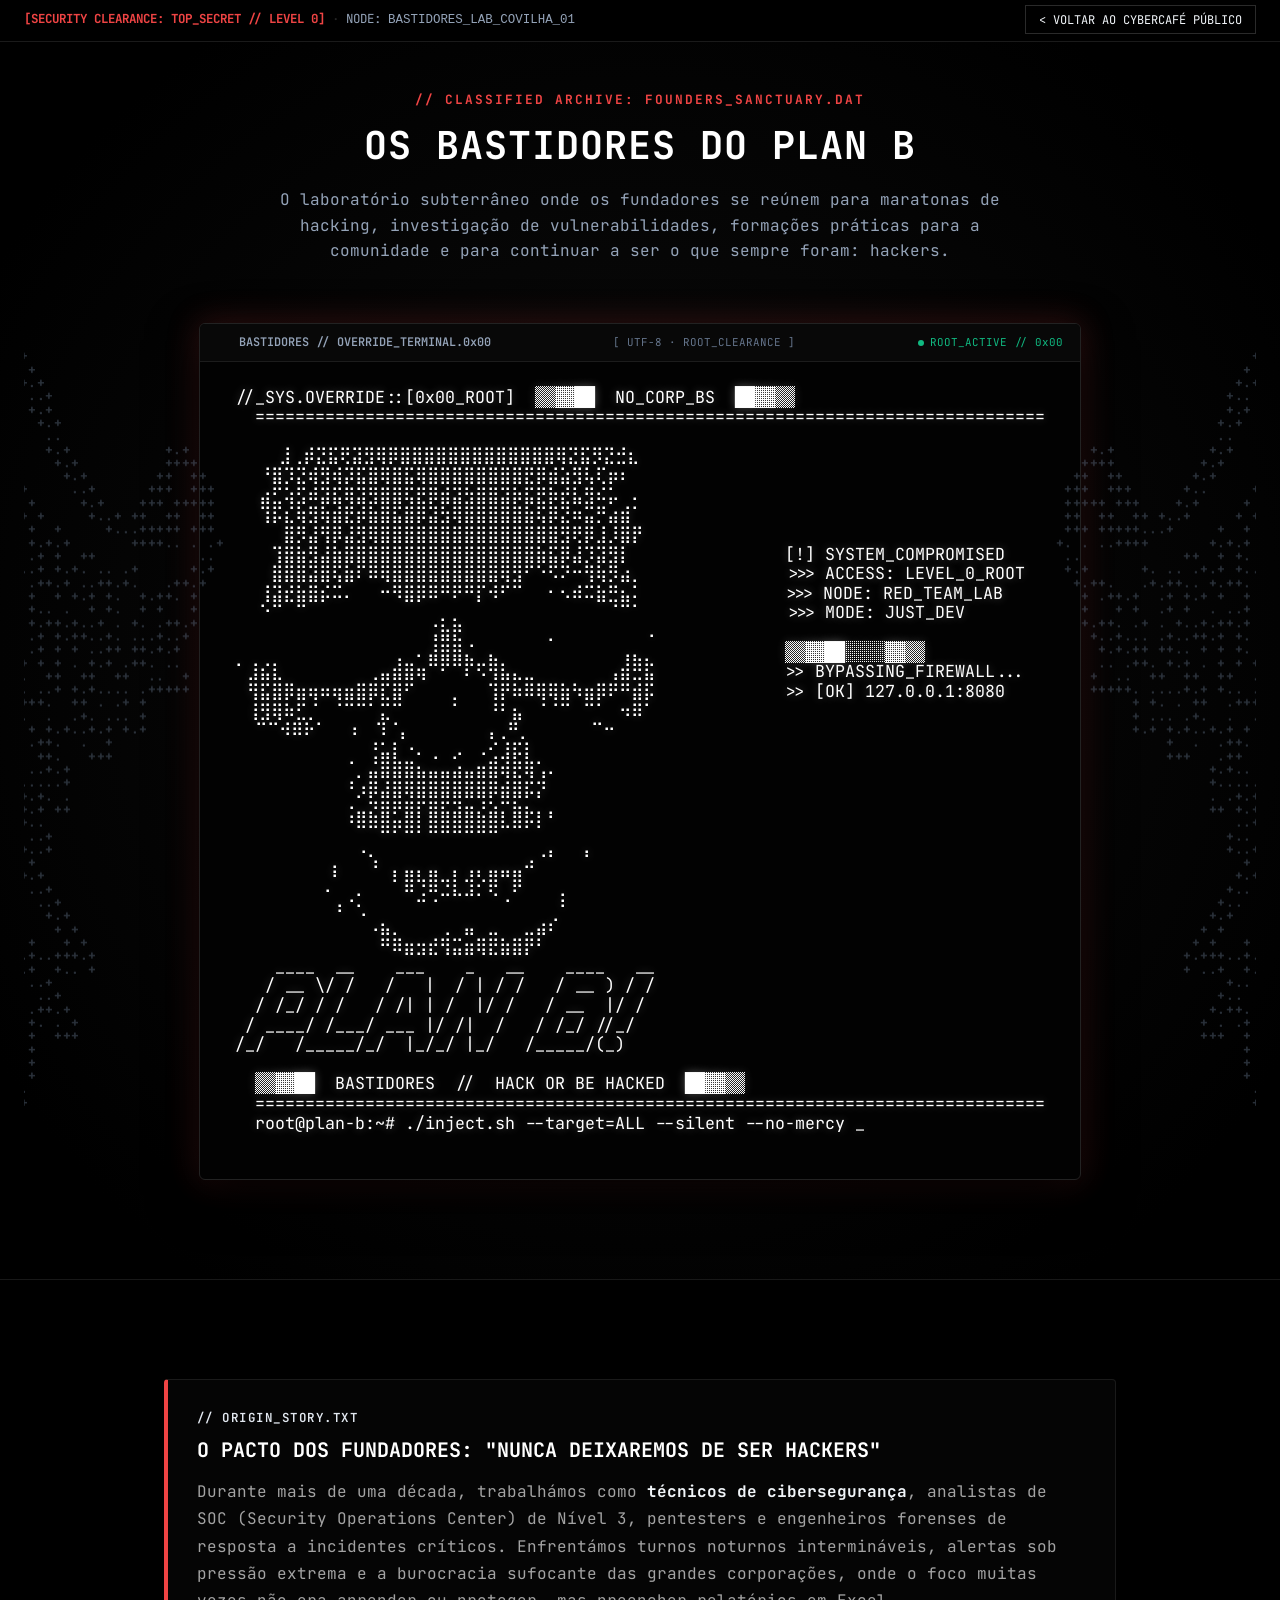
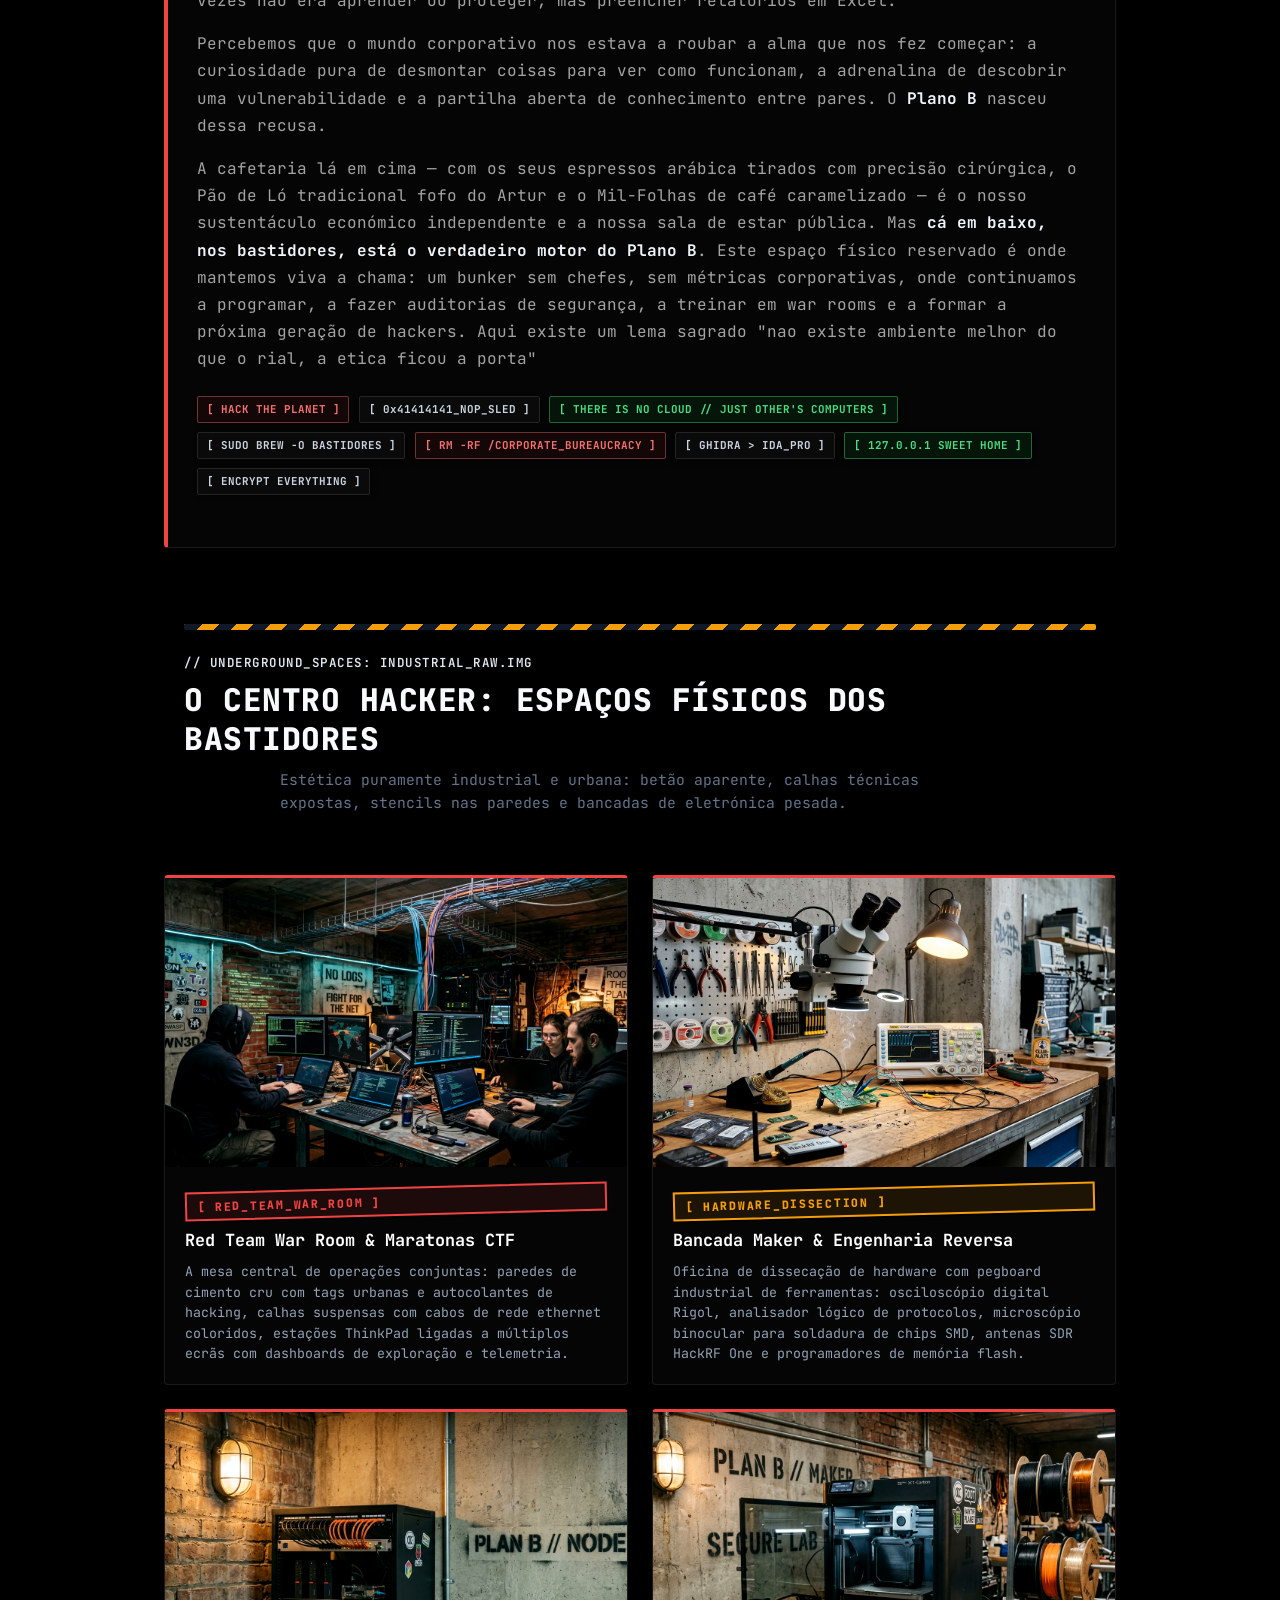
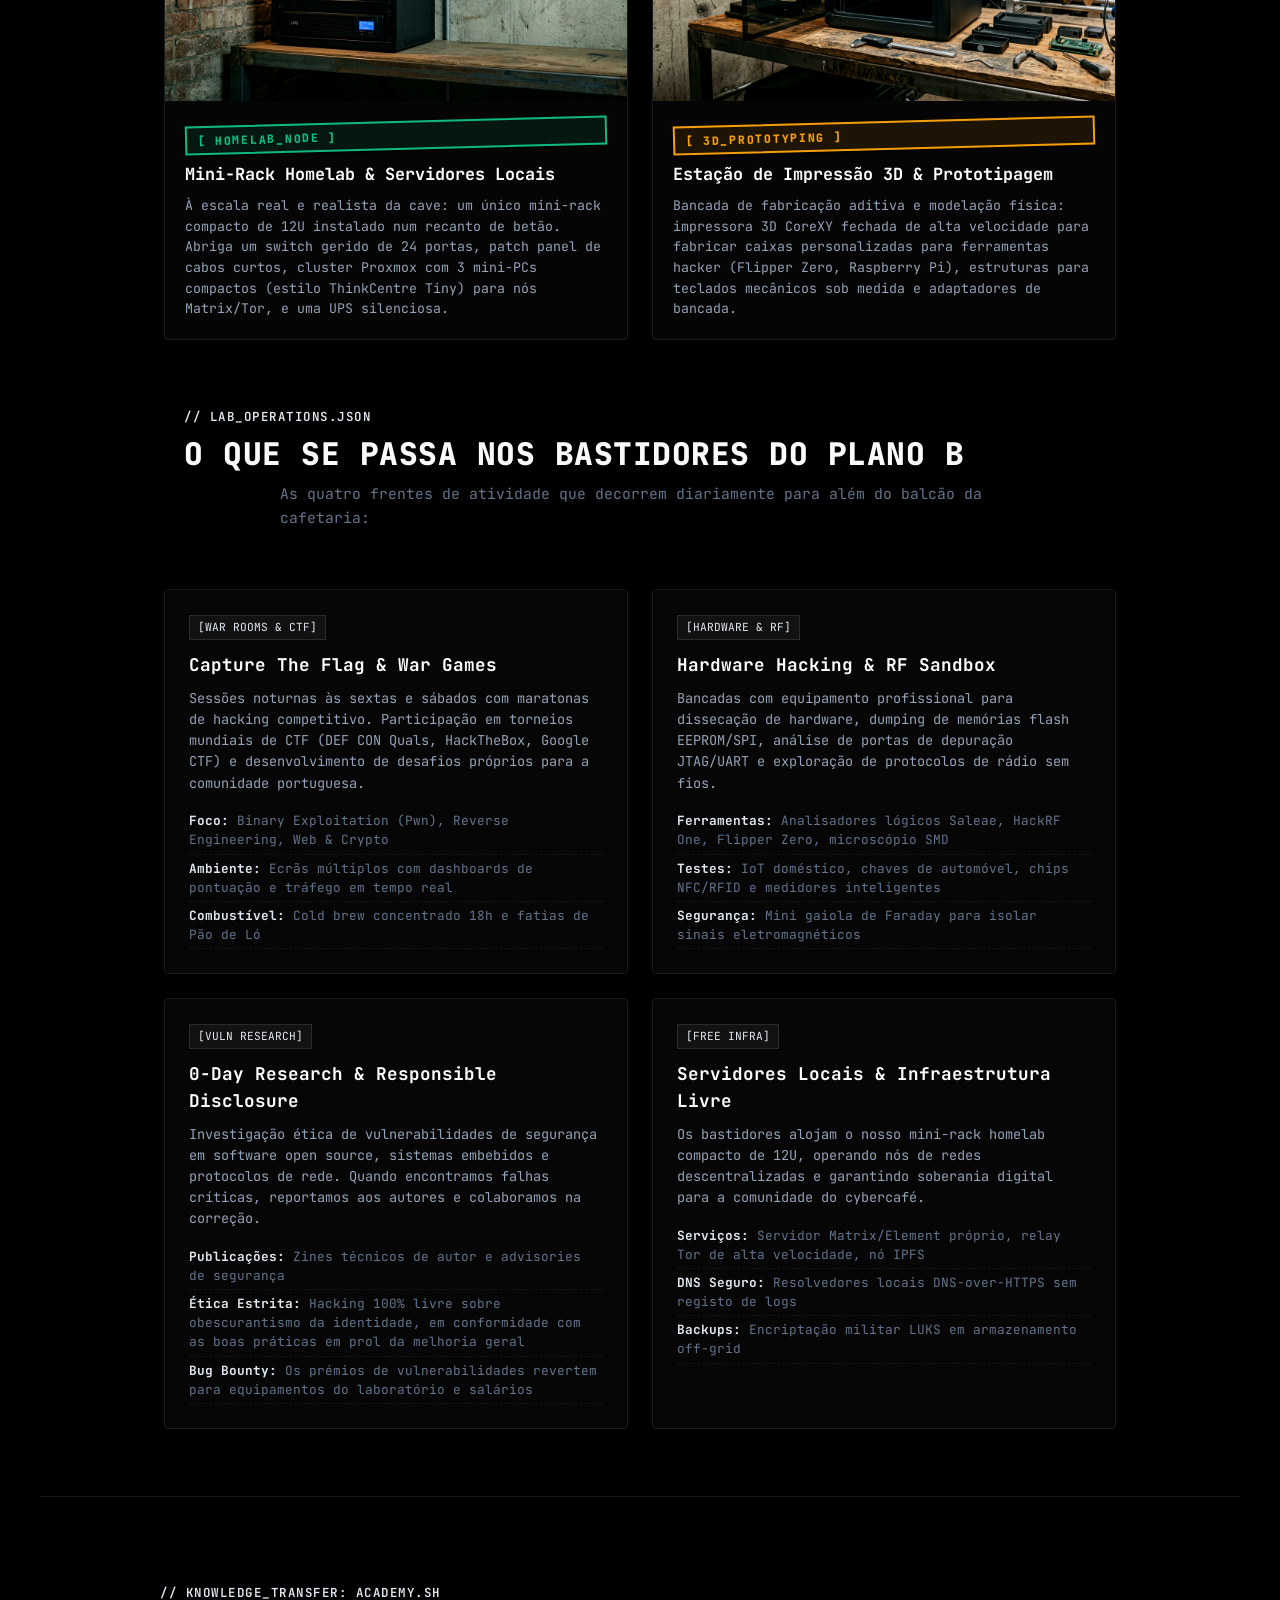
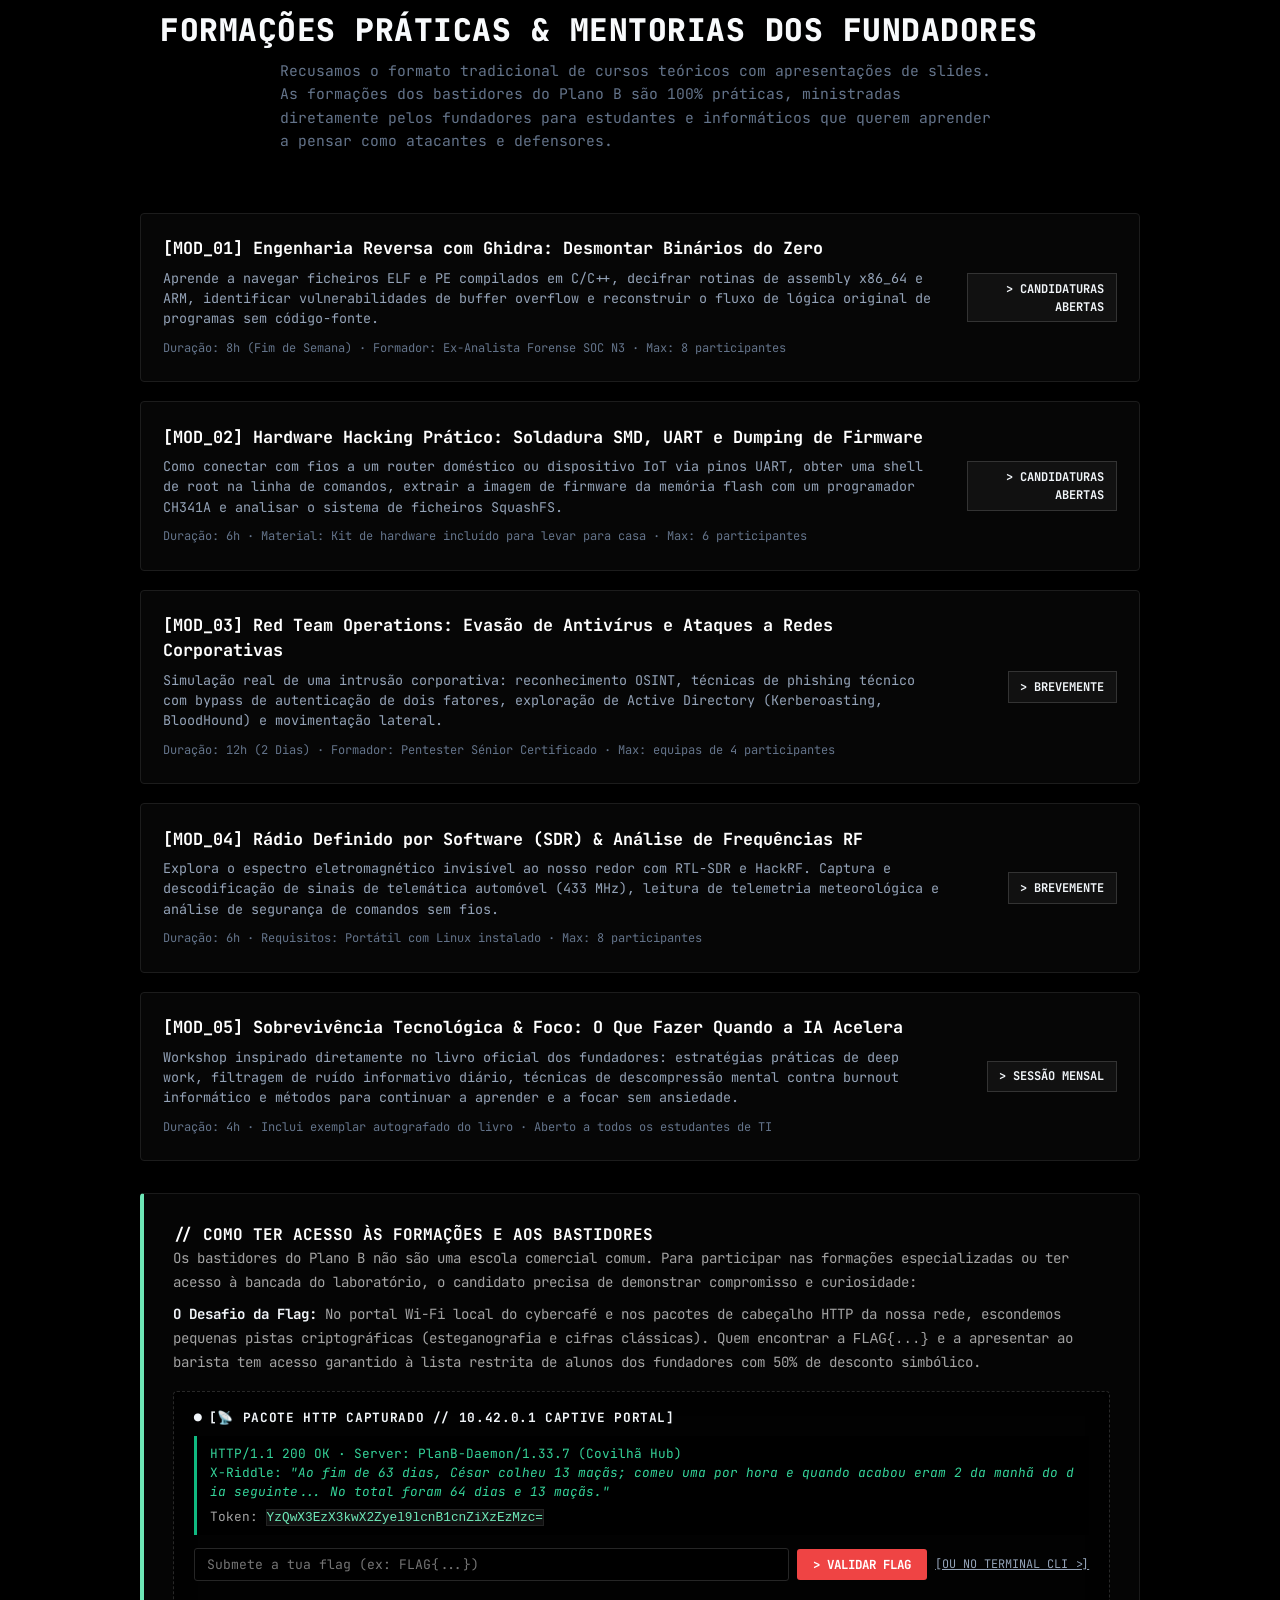
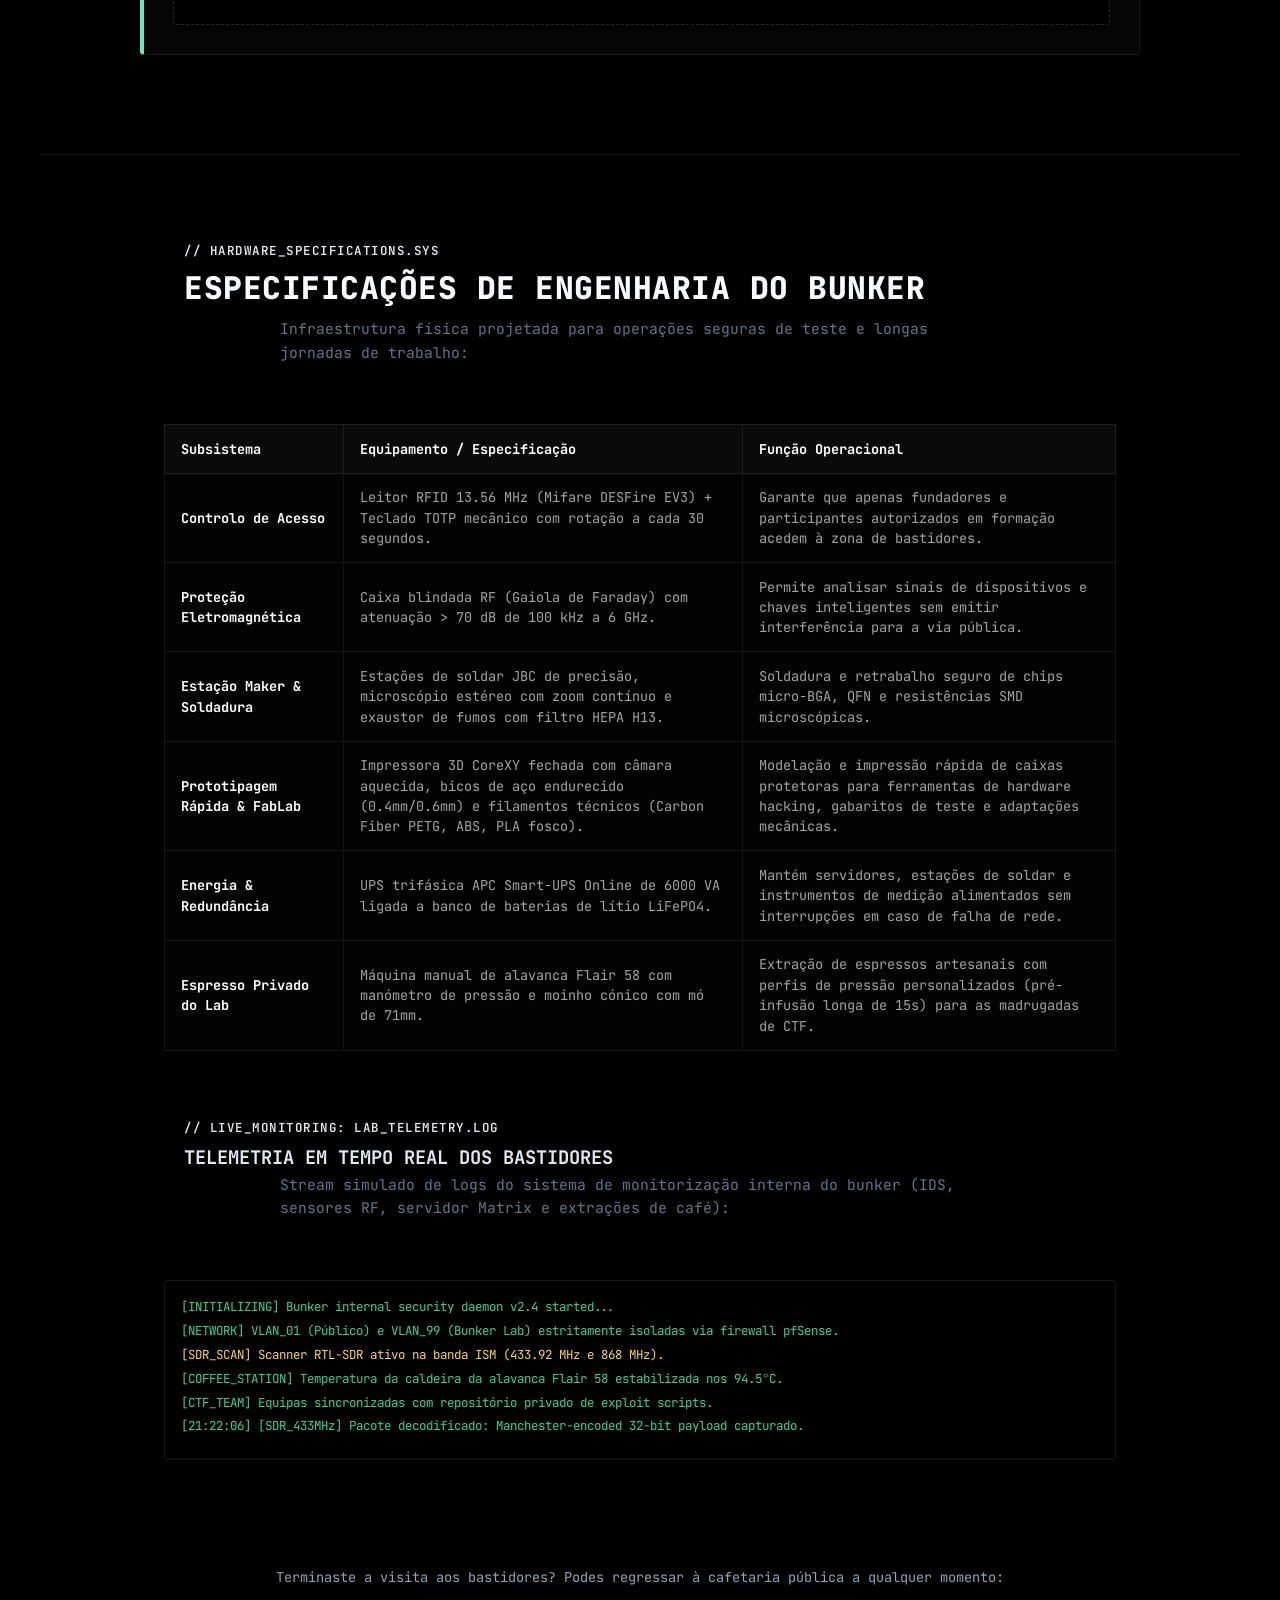
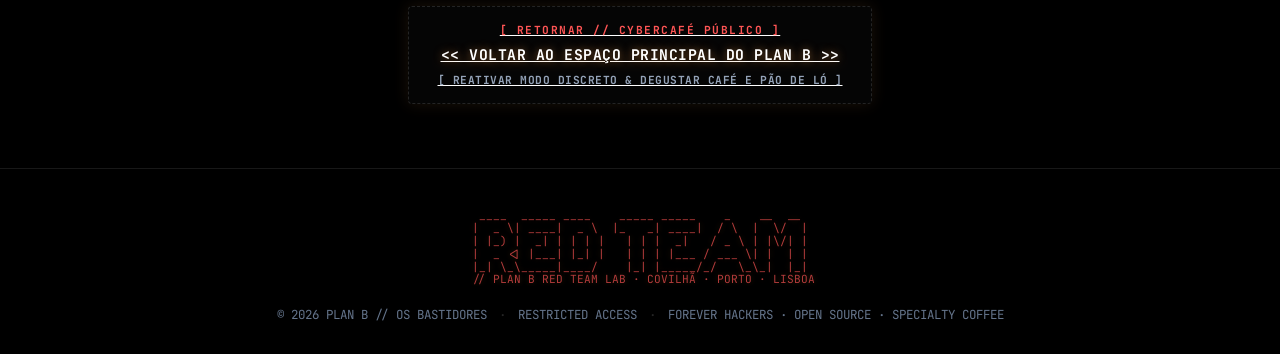
<file: bastidores.html>
<!DOCTYPE html>
<html lang="pt">

<head>
    <meta charset="UTF-8">
    <meta name="viewport" content="width=device-width, initial-scale=1.0">
    <title>PLAN B // OS BASTIDORES (FOUNDERS' HACKER LAB)</title>
    <!-- Favicon Suite -->
    <link rel="icon" type="image/svg+xml" href="favicon.svg">
    <link rel="icon" type="image/png" sizes="32x32" href="favicon-32x32.png">
    <link rel="icon" type="image/x-icon" href="favicon.ico">
    <link rel="apple-touch-icon" sizes="180x180" href="apple-touch-icon.png">
    <link rel="stylesheet" href="styles.css?v=202611261716">
    <link rel="preconnect" href="https://fonts.googleapis.com">
    <link rel="preconnect" href="https://fonts.gstatic.com" crossorigin>
    <link
        href="https://fonts.googleapis.com/css2?family=Fira+Code:wght@300;400;500;600;700&family=JetBrains+Mono:ital,wght@0,300;0,400;0,600;0,700;1,400&family=VT323&display=swap"
        rel="stylesheet">
</head>

<body class="crt-effect bastidores-page">

    <!-- TOP SECURITY BAR -->
    <header class="bunker-top-bar">
        <div>
            <span class="bunker-status-tag">[SECURITY CLEARANCE: TOP_SECRET // LEVEL 0]</span>
            <span class="dot-sep">&middot;</span>
            <span>NODE: <code>BASTIDORES_LAB_COVILHA_01</code></span>
        </div>
        <div>
            <a href="index.html" id="btn-retornar-cafe" class="btn-back-cafe">&lt; VOLTAR AO CYBERCAFÉ PÚBLICO</a>
        </div>
    </header>

    <main class="main-content">
        <!-- HERO DOS BASTIDORES -->
        <section class="bunker-hero">
            <div class="bunker-tag">// CLASSIFIED ARCHIVE: FOUNDERS_SANCTUARY.DAT</div>
            <h1>OS BASTIDORES DO PLAN B</h1>
            <p class="bunker-sub">O laboratório subterrâneo onde os fundadores se reúnem para maratonas de hacking,
                investigação de vulnerabilidades, formações práticas para a comunidade e para continuar a ser o que
                sempre foram: hackers.</p>

            <!-- ESTÁGIO PRINCIPAL COM ASAS DE ASCII INTERATIVAS FLANQUEANDO O TERMINAL -->
            <div class="terminal-stage-wrapper" id="terminal-stage-wrapper">
                <!-- Canvas gigante onde as asas de ASCII reagem ao rato -->
                <canvas id="ascii-wings-interactive-canvas" class="ascii-wings-interactive-canvas" aria-hidden="true"></canvas>

                <div class="bunker-hero-ascii-wrapper" id="bunker-hero-ascii-wrapper">
                    <div class="terminal-bar">
                        <span class="dot-red"></span>
                        <span class="dot-yellow"></span>
                        <span class="dot-green"></span>
                        <span class="terminal-title">BASTIDORES // OVERRIDE_TERMINAL.0x00</span>
                        <span class="terminal-encoding">[ UTF-8 &middot; ROOT_CLEARANCE ]</span>
                        <span class="bunker-terminal-status-tag" id="bunker-term-status"><span class="blink-dot"></span> <span id="bunker-term-status-text">INITIALIZING...</span></span>
                    </div>
                    <pre class="ascii-art bunker-hero-ascii" id="bunker-hero-ascii-pre">
//_SYS.OVERRIDE::[0x00_ROOT]  ▒▒▓▓██  NO_CORP_BS  ██▓▓▒▒
  ===============================================================================
  
  ⠀⠀⣸⢀⡾⣝⣯⢟⣽⣻⢿⡿⣿⣿⣿⣿⣿⣿⣿⣿⣿⣿⣿⣿⣿⢿⣝⣯⡻⣝⣚⣆⠀⠀⠀
⠀⠀⠘⣿⡹⣝⢾⣻⢾⡽⣯⣿⢿⣿⣯⢿⣿⣿⣿⣿⣿⣿⣿⣿⣟⡿⣾⣵⣻⢧⢏⡶⠆⠀⠀
⠀⠀⣴⣋⢵⣫⠾⣽⣯⢿⣽⣻⣿⣿⢯⣟⡿⣾⣽⣳⣿⣿⣽⡷⣯⣟⡷⣞⣧⣻⠮⡥⠀⠄⠀
⠀⠀⢹⡯⣎⢷⣻⢷⣾⣟⡾⣷⣿⣯⣿⡿⣽⣳⢿⣿⣿⣿⣿⣿⣷⢯⡿⣝⠶⣭⡛⣴⣾⠁⠀
⠀⠀⠀⠀⣿⡻⣼⢻⡿⣼⣻⢿⣿⣿⣿⣿⣿⣿⣿⣿⣿⣿⣿⣿⣿⣿⣿⣻⢟⡿⣸⡸⣿⡟⠀⠀
⠀⠀⠀⢹⣿⣷⣻⣼⣷⣿⣿⣿⣿⣿⣿⣿⣿⣿⣿⣿⣿⣿⣿⣿⣿⣷⣯⡿⣼⡹⣽⣻⡇⠀⠀             [!] SYSTEM_COMPROMISED
⠀⠀⠀⣿⣿⣿⣽⣿⢯⣷⠏⠿⢿⣿⣿⣿⣿⣿⣿⣿⣿⣿⢿⣻⠋⠑⠫⠝⠒⢻⢷⡻⣴⡀⠀             >>> ACCESS: LEVEL_0_ROOT
⠀⠀⢸⣽⣞⣷⣿⡮⠭⠄⠀⠀⠒⠻⣿⡿⠿⠛⠟⠛⡏⠺⠋⠉⠀⠀⠂⠢⠾⠭⣷⣛⣦⠅              >>> NODE: RED_TEAM_LAB
⠀⠀⠑⠉⠀⠉⠀⠀⠀⠀⠀⠀⠀⠀⠀⠀⠀⡀⡀⠀⠀⠀⠀⠀⠀⠀⠀⠀⠀⠀⠀⠈⠉⠁⠀             >>> MODE: JUST_DEV
⠀⠀⠀⠀⠀⠀⠀⠀⠀⠀⠀⠀⠀⠀⠀⠀⢨⣷⣟⠀⠀⠀⠀⠀⠀⠀⡀⠀⠀⠀⠀⠀⠀⠀⠠
⠀⠀⠀⠀⠀⠀⠀⠀⠀⠀⠀⠀⠀⢀⠀⠄⣼⣿⣿⣌⠀⣄⠀⠀⠀⠀⠀⠀⠀⠀⠀⠀⢠⣄⡀             ▒▒▓▓██░░░░▓▓▒▒
⠁⣸⣮⣇⠀⠀⠀⠀⠀⠀⠀⢀⣤⣾⣿⢶⠉⠋⠉⠏⠫⢻⣧⣄⣀⠀⠀⠀⠀⠀⠀⢠⣾⣛⣯             >> BYPASSING_FIREWALL...
⠀⢻⣯⣿⡿⣶⢶⠶⢶⣶⣿⡿⣏⣿⠋⠀⠀⠀⡀⠀⠀⢹⡟⠷⠿⢿⢿⣷⠳⣶⡿⠟⠛⣾⡯             >> [OK] 127.0.0.1:8080
⠀⢸⣻⢿⠷⣋⡈⠀⠈⠉⠉⠁⣍⠉⠀⠀⠀⠀⠁⠀⠀⠘⠃⣦⠀⠈⠈⠉⠀⠉⠁⠀⠲⠿⠁
  ⠉⠉⠺⠿⠗⠁⠀⠀⠆⠀⠹⠈⡄⠀⠀⠀⠀⠀⠀⢠⢀⠛⡀⠀⠀⠀⠀⠀⠉⠒⠀⠀⠀
⠀⠀⠀⠀⠀⠀⠀⠀⠀⠀⠀⢘⣥⡇⠐⠄⢀⠀⡠⠀⠠⢊⣸⡯⡇⠀⠀⠀⠀⠀⠀⠀⠀⠀⠀
⠀⠀⠀⠀⠀⠀⠀⠀⠀⠈⡀⣬⣿⣿⣿⣦⣤⣤⣴⣤⣶⣿⢾⣟⢿⢡⠄⠀⠀⠀⠀⠀⠀⠀⠀
⠀⠀⠀⠀⠀⠀⠀⠀⠀⠘⡰⡿⣼⣿⢿⣿⣿⣿⣿⣿⣿⡿⣾⣿⡯⡝⠀⠀⠀⠀⠀⠀⠀⠀⠀
⠀⠀⠀⠀⠀⠀⠀⠀⠀⢐⣤⣝⣿⠟⣿⡏⣿⣯⣽⣶⣜⣵⡍⣷⡦⡄⡄⠀⠀⠀⠀⠀⠀⠀⠀
⠀⠀⠀⠀⠀⠀⠀⠀⠀⠈⠛⠛⠿⠟⠿⠇⠿⠿⠿⠿⠿⠿⠓⠛⠋⠃⠀⠀⠀⠀⠀⠀⠀⠀⠀
⠀⠀⠀⠀⠀⠀⠀⠀⠀⠀⠠⡀⠀⠀⠀⠀⠀⠀⠀⠀⠀⠀⠀⠀⠀⢀⡄⠀⠀⡄⠀⠀⠀⠀⠀
⠀⠀⠀⠀⠀⠀⠀⠀⡆⠀⠀⠘⠀⡄⣤⡄⣤⠀⡄⢠⡄⣤⣤⣤⠚⠀⠀⠀⠀⠀⠀⠀⠀⠀⠀
⠀⠀⠀⠀⠀⠀⠀⠠⠀⠀⡀⠀⠀⠁⠿⢙⠿⣙⣇⣹⡊⢟⠀⠟⠀⠀⠀⡀⠀⠀⠀⠀⠀⠀⠀
⠀⠀⠀⠀⠀⠀⠀⠀⠰⠈⢂⠀⠀⠀⠀⠉⠈⠀⠀⠀⠀⠀⠈⠀⠀⠀⠀⠃⠀⠀⠀⠀⠀⠀⠀
⠀⠀⠀⠀⠀⠀⠀⠀⠀⠀⠀⠠⣦⡀⠀⠀⠀⢀⠀⣤⠀⣀⠀⠀⣀⣴⠎⠀⠀⠀⠀⠀⠀⠀⠀
⠀⠀⠀⠀⠀⠀⠀⠀⠀⠀⠀⠀⠛⠿⣶⣲⣞⢻⣭⣶⢿⣟⣷⣿⡟⠃⠀⠀⠀⠀⠀⠀⠀⠀⠀
    ____  __    ___    _   __    ____   __
   / __ \/ /   /   |  / | / /   / __ ) / /
  / /_/ / /   / /| | /  |/ /   / __  |/ / 
 / ____/ /___/ ___ |/ /|  /   / /_/ //_/  
/_/   /_____/_/  |_/_/ |_/   /_____/(_)   
                                          
  ▒▒▓▓██  BASTIDORES  //  HACK OR BE HACKED  ██▓▓▒▒
  ===============================================================================
  root@plan-b:~# ./inject.sh --target=ALL --silent --no-mercy _
                    </pre>
                </div>
            </div>
        </section>

        <!-- SECÇÃO: MANIFESTO DOS FUNDADORES -->
        <section class="section-padding" style="max-width: 1000px; margin: 0 auto;">
            <div class="manifesto-box">
                <div class="sec-label">// ORIGIN_STORY.TXT</div>
                <h3>O PACTO DOS FUNDADORES: "NUNCA DEIXAREMOS DE SER HACKERS"</h3>
                <p>Durante mais de uma década, trabalhámos como <strong>técnicos de cibersegurança</strong>, analistas
                    de SOC (Security Operations Center) de Nível 3, pentesters e engenheiros forenses de resposta a
                    incidentes críticos. Enfrentámos turnos noturnos intermináveis, alertas sob pressão extrema e a
                    burocracia sufocante das grandes corporações, onde o foco muitas vezes não era aprender ou proteger,
                    mas preencher relatórios em Excel.</p>

                <p>Percebemos que o mundo corporativo nos estava a roubar a alma que nos fez começar: a curiosidade pura
                    de desmontar coisas para ver como funcionam, a adrenalina de descobrir uma vulnerabilidade e a
                    partilha aberta de conhecimento entre pares. O <strong>Plano B</strong> nasceu dessa recusa.</p>

                <p>A cafetaria lá em cima — com os seus espressos arábica tirados com precisão cirúrgica, o Pão de Ló
                    tradicional fofo do Artur e o Mil-Folhas de café caramelizado — é o nosso sustentáculo económico
                    independente e a nossa sala de estar pública. Mas <strong>cá em baixo, nos bastidores, está o
                        verdadeiro motor do Plano B</strong>. Este espaço físico reservado é onde mantemos viva a chama:
                    um bunker sem chefes, sem métricas corporativas, onde continuamos a programar, a fazer auditorias de
                    segurança, a treinar em war rooms e a formar a próxima geração de hackers. Aqui existe um lema
                    sagrado
                    "nao existe ambiente melhor do que o rial, a etica ficou a porta"</p>

                <div class="hacker-stickers-cluster">
                    <span class="hacker-sticker tag-crimson">[ HACK THE PLANET ]</span>
                    <span class="hacker-sticker">[ 0x41414141_NOP_SLED ]</span>
                    <span class="hacker-sticker tag-lime">[ THERE IS NO CLOUD // JUST OTHER'S COMPUTERS ]</span>
                    <span class="hacker-sticker">[ SUDO BREW -O BASTIDORES ]</span>
                    <span class="hacker-sticker tag-crimson">[ RM -RF /CORPORATE_BUREAUCRACY ]</span>
                    <span class="hacker-sticker">[ GHIDRA &gt; IDA_PRO ]</span>
                    <span class="hacker-sticker tag-lime">[ 127.0.0.1 SWEET HOME ]</span>
                    <span class="hacker-sticker">[ ENCRYPT EVERYTHING ]</span>
                </div>
            </div>

            <!-- GALERIA VISUAL DOS BASTIDORES: ESTILO INDUSTRIAL & STREET HACKER -->
            <div class="section-header" style="text-align: left; margin-top: 3.5rem;">
                <div class="hazard-stripe-bar"></div>
                <div class="sec-label">// UNDERGROUND_SPACES: INDUSTRIAL_RAW.IMG</div>
                <h2>O CENTRO HACKER: ESPAÇOS FÍSICOS DOS BASTIDORES</h2>
                <p class="sec-sub">Estética puramente industrial e urbana: betão aparente, calhas técnicas expostas,
                    stencils nas paredes e bancadas de eletrónica pesada.</p>
            </div>

            <div class="bunker-gallery-grid">
                <!-- Foto 1: War Room -->
                <div class="bunker-photo-card">
                    <div class="bunker-photo-img-wrap">
                        <img src="assets/bastidores_war_room.jpg"
                            alt="Red Team War Room subterrânea dos bastidores do Plan B com monitores, ThinkPads e estilo industrial"
                            class="bunker-photo-img">
                    </div>
                    <div class="bunker-photo-info">
                        <span class="street-stencil-tag red">[ RED_TEAM_WAR_ROOM ]</span>
                        <h4>Red Team War Room &amp; Maratonas CTF</h4>
                        <p>A mesa central de operações conjuntas: paredes de cimento cru com tags urbanas e autocolantes
                            de hacking, calhas suspensas com cabos de rede ethernet coloridos, estações ThinkPad ligadas
                            a múltiplos ecrãs com dashboards de exploração e telemetria.</p>
                    </div>
                </div>

                <!-- Foto 2: Hardware Lab -->
                <div class="bunker-photo-card">
                    <div class="bunker-photo-img-wrap">
                        <img src="assets/bastidores_hardware_lab.jpg"
                            alt="Bancada de hardware hacking industrial com osciloscópio Rigol, HackRF, ferro de soldar e microscópio"
                            class="bunker-photo-img">
                    </div>
                    <div class="bunker-photo-info">
                        <span class="street-stencil-tag amber">[ HARDWARE_DISSECTION ]</span>
                        <h4>Bancada Maker &amp; Engenharia Reversa</h4>
                        <p>Oficina de dissecação de hardware com pegboard industrial de ferramentas: osciloscópio
                            digital Rigol, analisador lógico de protocolos, microscópio binocular para soldadura de
                            chips SMD, antenas SDR HackRF One e programadores de memória flash.</p>
                    </div>
                </div>

                <!-- Foto 3: Server Vault / Homelab Rack -->
                <div class="bunker-photo-card">
                    <div class="bunker-photo-img-wrap">
                        <img src="assets/bastidores_server_vault.jpg"
                            alt="Mini-rack homelab de 12U no recanto de betão dos bastidores com switch, mini-PCs e iluminação industrial"
                            class="bunker-photo-img">
                    </div>
                    <div class="bunker-photo-info">
                        <span class="street-stencil-tag green">[ HOMELAB_NODE ]</span>
                        <h4>Mini-Rack Homelab &amp; Servidores Locais</h4>
                        <p>À escala real e realista da cave: um único mini-rack compacto de 12U instalado num recanto de
                            betão. Abriga um switch gerido de 24 portas, patch panel de cabos curtos, cluster Proxmox
                            com 3 mini-PCs compactos (estilo ThinkCentre Tiny) para nós Matrix/Tor, e uma UPS
                            silenciosa.</p>
                    </div>
                </div>

                <!-- Foto 4: Estação de Impressão 3D & Prototipagem Maker -->
                <div class="bunker-photo-card">
                    <div class="bunker-photo-img-wrap">
                        <img src="assets/bastidores_impressora_3d.jpg"
                            alt="Estação de impressão 3D industrial nos bastidores com impressora fechada de alta precisão e protótipos de hardware"
                            class="bunker-photo-img">
                    </div>
                    <div class="bunker-photo-info">
                        <span class="street-stencil-tag amber">[ 3D_PROTOTYPING ]</span>
                        <h4>Estação de Impressão 3D &amp; Prototipagem</h4>
                        <p>Bancada de fabricação aditiva e modelação física: impressora 3D CoreXY fechada de alta
                            velocidade para fabricar caixas personalizadas para ferramentas hacker (Flipper Zero,
                            Raspberry Pi), estruturas para teclados mecânicos sob medida e adaptadores de bancada.</p>
                    </div>
                </div>
            </div>

            <!-- GRID: O QUE SE PASSA NOS BASTIDORES -->
            <div class="section-header" style="text-align: left; margin-top: 3rem;">
                <div class="sec-label">// LAB_OPERATIONS.JSON</div>
                <h2>O QUE SE PASSA NOS BASTIDORES DO PLANO B</h2>
                <p class="sec-sub">As quatro frentes de atividade que decorrem diariamente para além do balcão da
                    cafetaria:</p>
            </div>

            <div class="bunker-activities-grid">
                <!-- Atividade 1 -->
                <div class="bunker-card">
                    <span class="bunker-card-badge">[WAR ROOMS &amp; CTF]</span>
                    <h4>Capture The Flag &amp; War Games</h4>
                    <p>Sessões noturnas às sextas e sábados com maratonas de hacking competitivo. Participação em
                        torneios mundiais de CTF (DEF CON Quals, HackTheBox, Google CTF) e desenvolvimento de desafios
                        próprios para a comunidade portuguesa.</p>
                    <ul>
                        <li><strong>Foco:</strong> Binary Exploitation (Pwn), Reverse Engineering, Web &amp; Crypto</li>
                        <li><strong>Ambiente:</strong> Ecrãs múltiplos com dashboards de pontuação e tráfego em tempo
                            real</li>
                        <li><strong>Combustível:</strong> Cold brew concentrado 18h e fatias de Pão de Ló</li>
                    </ul>
                </div>

                <!-- Atividade 2 -->
                <div class="bunker-card">
                    <span class="bunker-card-badge">[HARDWARE &amp; RF]</span>
                    <h4>Hardware Hacking &amp; RF Sandbox</h4>
                    <p>Bancadas com equipamento profissional para dissecação de hardware, dumping de memórias flash
                        EEPROM/SPI, análise de portas de depuração JTAG/UART e exploração de protocolos de rádio sem
                        fios.</p>
                    <ul>
                        <li><strong>Ferramentas:</strong> Analisadores lógicos Saleae, HackRF One, Flipper Zero,
                            microscópio SMD</li>
                        <li><strong>Testes:</strong> IoT doméstico, chaves de automóvel, chips NFC/RFID e medidores
                            inteligentes</li>
                        <li><strong>Segurança:</strong> Mini gaiola de Faraday para isolar sinais eletromagnéticos</li>
                    </ul>
                </div>

                <!-- Atividade 3 -->
                <div class="bunker-card">
                    <span class="bunker-card-badge">[VULN RESEARCH]</span>
                    <h4>0-Day Research &amp; Responsible Disclosure</h4>
                    <p>Investigação ética de vulnerabilidades de segurança em software open source, sistemas embebidos e
                        protocolos de rede. Quando encontramos falhas críticas, reportamos aos autores e colaboramos na
                        correção.</p>
                    <ul>
                        <li><strong>Publicações:</strong> Zines técnicos de autor e advisories de segurança</li>
                        <li><strong>Ética Estrita:</strong> Hacking 100% livre sobre obescurantismo da identidade, em
                            conformidade com as
                            boas práticas em prol da melhoria geral</li>
                        <li><strong>Bug Bounty:</strong> Os prémios de vulnerabilidades revertem para equipamentos do
                            laboratório e salários</li>
                    </ul>
                </div>

                <!-- Atividade 4 -->
                <div class="bunker-card">
                    <span class="bunker-card-badge">[FREE INFRA]</span>
                    <h4>Servidores Locais &amp; Infraestrutura Livre</h4>
                    <p>Os bastidores alojam o nosso mini-rack homelab compacto de 12U, operando nós de redes
                        descentralizadas e garantindo soberania digital para a comunidade do cybercafé.</p>
                    <ul>
                        <li><strong>Serviços:</strong> Servidor Matrix/Element próprio, relay Tor de alta velocidade, nó
                            IPFS</li>
                        <li><strong>DNS Seguro:</strong> Resolvedores locais DNS-over-HTTPS sem registo de logs</li>
                        <li><strong>Backups:</strong> Encriptação militar LUKS em armazenamento off-grid</li>
                    </ul>
                </div>
            </div>
        </section>

        <!-- SECÇÃO: FORMAÇÕES E ACADEMIA HACKER -->
        <section class="section-padding formations-section">
            <div style="max-width: 1000px; margin: 0 auto;">
                <div class="section-header" style="text-align: left;">
                    <div class="sec-label">// KNOWLEDGE_TRANSFER: ACADEMY.SH</div>
                    <h2>FORMAÇÕES PRÁTICAS &amp; MENTORIAS DOS FUNDADORES</h2>
                    <p class="sec-sub">Recusamos o formato tradicional de cursos teóricos com apresentações de slides.
                        As formações dos bastidores do Plano B são 100% práticas, ministradas diretamente pelos
                        fundadores para estudantes e informáticos que querem aprender a pensar como atacantes e
                        defensores.</p>
                </div>

                <div class="formation-list">
                    <!-- Formação 1 -->
                    <div class="formation-item">
                        <div class="formation-info">
                            <h4>[MOD_01] Engenharia Reversa com Ghidra: Desmontar Binários do Zero</h4>
                            <p>Aprende a navegar ficheiros ELF e PE compilados em C/C++, decifrar rotinas de assembly
                                x86_64 e ARM, identificar vulnerabilidades de buffer overflow e reconstruir o fluxo de
                                lógica original de programas sem código-fonte.</p>
                            <span class="formation-meta">Duração: 8h (Fim de Semana) &middot; Formador: Ex-Analista
                                Forense SOC N3 &middot; Max: 8 participantes</span>
                        </div>
                        <div class="formation-badge-tag">
                            <span class="badge-status">&gt; CANDIDATURAS ABERTAS</span>
                        </div>
                    </div>

                    <!-- Formação 2 -->
                    <div class="formation-item">
                        <div class="formation-info">
                            <h4>[MOD_02] Hardware Hacking Prático: Soldadura SMD, UART e Dumping de Firmware</h4>
                            <p>Como conectar com fios a um router doméstico ou dispositivo IoT via pinos UART, obter uma
                                shell de root na linha de comandos, extrair a imagem de firmware da memória flash com um
                                programador CH341A e analisar o sistema de ficheiros SquashFS.</p>
                            <span class="formation-meta">Duração: 6h &middot; Material: Kit de hardware incluído para
                                levar para casa &middot; Max: 6 participantes</span>
                        </div>
                        <div class="formation-badge-tag">
                            <span class="badge-status">&gt; CANDIDATURAS ABERTAS</span>
                        </div>
                    </div>

                    <!-- Formação 3 -->
                    <div class="formation-item">
                        <div class="formation-info">
                            <h4>[MOD_03] Red Team Operations: Evasão de Antivírus e Ataques a Redes Corporativas</h4>
                            <p>Simulação real de uma intrusão corporativa: reconhecimento OSINT, técnicas de phishing
                                técnico com bypass de autenticação de dois fatores, exploração de Active Directory
                                (Kerberoasting, BloodHound) e movimentação lateral.</p>
                            <span class="formation-meta">Duração: 12h (2 Dias) &middot; Formador: Pentester Sénior
                                Certificado &middot; Max: equipas de 4 participantes</span>
                        </div>
                        <div class="formation-badge-tag">
                            <span class="badge-status">&gt; BREVEMENTE</span>
                        </div>
                    </div>

                    <!-- Formação 4 -->
                    <div class="formation-item">
                        <div class="formation-info">
                            <h4>[MOD_04] Rádio Definido por Software (SDR) &amp; Análise de Frequências RF</h4>
                            <p>Explora o espectro eletromagnético invisível ao nosso redor com RTL-SDR e HackRF. Captura
                                e descodificação de sinais de telemática automóvel (433 MHz), leitura de telemetria
                                meteorológica e análise de segurança de comandos sem fios.</p>
                            <span class="formation-meta">Duração: 6h &middot; Requisitos: Portátil com Linux instalado
                                &middot; Max: 8 participantes</span>
                        </div>
                        <div class="formation-badge-tag">
                            <span class="badge-status">&gt; BREVEMENTE</span>
                        </div>
                    </div>

                    <!-- Formação 5 -->
                    <div class="formation-item">
                        <div class="formation-info">
                            <h4>[MOD_05] Sobrevivência Tecnológica &amp; Foco: O Que Fazer Quando a IA Acelera</h4>
                            <p>Workshop inspirado diretamente no livro oficial dos fundadores: estratégias práticas de
                                deep work, filtragem de ruído informativo diário, técnicas de descompressão mental
                                contra burnout informático e métodos para continuar a aprender e a focar sem ansiedade.
                            </p>
                            <span class="formation-meta">Duração: 4h &middot; Inclui exemplar autografado do livro
                                &middot; Aberto a todos os estudantes de TI</span>
                        </div>
                        <div class="formation-badge-tag">
                            <span class="badge-status">&gt; SESSÃO MENSAL</span>
                        </div>
                    </div>
                </div>

                <div class="manifesto-box" style="margin-top: 2rem; border-left-color: #6ee7b7;">
                    <h4>// COMO TER ACESSO ÀS FORMAÇÕES E AOS BASTIDORES</h4>
                    <p style="font-size: 0.88rem; margin-bottom: 0.5rem;">Os bastidores do Plano B não são uma escola
                        comercial comum. Para participar nas formações especializadas ou ter acesso à bancada do
                        laboratório, o candidato precisa de demonstrar compromisso e curiosidade:</p>
                    <p style="font-size: 0.88rem; margin-bottom: 0.6rem;"><strong>O Desafio da Flag:</strong> No portal
                        Wi-Fi
                        local do cybercafé e nos pacotes de cabeçalho HTTP da nossa rede, escondemos pequenas pistas
                        criptográficas (esteganografia e cifras clássicas). Quem encontrar a <code>FLAG{...}</code> e a
                        apresentar ao barista tem acesso garantido à lista restrita de alunos dos fundadores com 50% de
                        desconto simbólico.</p>

                    <!-- CAIXA INTERATIVA DE VALIDAÇÃO DE FLAG NOS BASTIDORES -->
                    <div class="flag-packet-preview">
                        <div class="flag-packet-header">
                            <span class="pulse-dot">●</span> [📡 PACOTE HTTP CAPTURADO // 10.42.0.1 CAPTIVE PORTAL]
                        </div>
                        <div class="flag-packet-code">
                            <div>HTTP/1.1 200 OK &middot; Server: PlanB-Daemon/1.33.7 (Covilhã Hub)</div>
                            <div>X-Riddle: <em>"Ao fim de 63 dias, César colheu 13 maçãs; comeu uma por hora e quando
                                    acabou eram 2 da manhã do dia seguinte... No total foram 64 dias e 13 maçãs."</em>
                            </div>
                            <div style="margin-top: 0.35rem; color: #a3a3a3;">Token:
                                <code>YzQwX3EzX3kwX2Zyel9lcnB1cnZiXzEzMzc=</code>
                            </div>
                        </div>
                        <div class="flag-input-group">
                            <input type="text" id="bastidores-flag-input"
                                placeholder="Submete a tua flag (ex: FLAG{...})" autocomplete="off" spellcheck="false"
                                class="flag-text-input">
                            <button type="button" id="btn-submit-flag-bastidores" class="btn-flag-submit">
                                &gt; VALIDAR FLAG
                            </button>
                            <a href="index.html#terminal" class="flag-terminal-link" title="Testar no terminal CLI">[OU
                                NO TERMINAL CLI &gt;]</a>
                        </div>
                        <div id="bastidores-flag-status" class="flag-status-message"></div>
                    </div>
                </div>
            </div>
        </section>

        <!-- SECÇÃO: ESPECIFICAÇÕES DO BUNKER FÍSICO -->
        <section class="section-padding" style="max-width: 1000px; margin: 0 auto;">
            <div class="section-header" style="text-align: left;">
                <div class="sec-label">// HARDWARE_SPECIFICATIONS.SYS</div>
                <h2>ESPECIFICAÇÕES DE ENGENHARIA DO BUNKER</h2>
                <p class="sec-sub">Infraestrutura física projetada para operações seguras de teste e longas jornadas de
                    trabalho:</p>
            </div>

            <table class="bunker-specs-table">
                <thead>
                    <tr>
                        <th>Subsistema</th>
                        <th>Equipamento / Especificação</th>
                        <th>Função Operacional</th>
                    </tr>
                </thead>
                <tbody>
                    <tr>
                        <td><strong>Controlo de Acesso</strong></td>
                        <td>Leitor RFID 13.56 MHz (Mifare DESFire EV3) + Teclado TOTP mecânico com rotação a cada 30
                            segundos.</td>
                        <td>Garante que apenas fundadores e participantes autorizados em formação acedem à zona de
                            bastidores.</td>
                    </tr>
                    <tr>
                        <td><strong>Proteção Eletromagnética</strong></td>
                        <td>Caixa blindada RF (Gaiola de Faraday) com atenuação &gt; 70 dB de 100 kHz a 6 GHz.</td>
                        <td>Permite analisar sinais de dispositivos e chaves inteligentes sem emitir interferência para
                            a via pública.</td>
                    </tr>
                    <tr>
                        <td><strong>Estação Maker &amp; Soldadura</strong></td>
                        <td>Estações de soldar JBC de precisão, microscópio estéreo com zoom contínuo e exaustor de
                            fumos com filtro HEPA H13.</td>
                        <td>Soldadura e retrabalho seguro de chips micro-BGA, QFN e resistências SMD microscópicas.</td>
                    </tr>
                    <tr>
                        <td><strong>Prototipagem Rápida &amp; FabLab</strong></td>
                        <td>Impressora 3D CoreXY fechada com câmara aquecida, bicos de aço endurecido (0.4mm/0.6mm) e
                            filamentos técnicos (Carbon Fiber PETG, ABS, PLA fosco).</td>
                        <td>Modelação e impressão rápida de caixas protetoras para ferramentas de hardware hacking,
                            gabaritos de teste e adaptações mecânicas.</td>
                    </tr>
                    <tr>
                        <td><strong>Energia &amp; Redundância</strong></td>
                        <td>UPS trifásica APC Smart-UPS Online de 6000 VA ligada a banco de baterias de lítio LiFePO4.
                        </td>
                        <td>Mantém servidores, estações de soldar e instrumentos de medição alimentados sem interrupções
                            em caso de falha de rede.</td>
                    </tr>
                    <tr>
                        <td><strong>Espresso Privado do Lab</strong></td>
                        <td>Máquina manual de alavanca Flair 58 com manómetro de pressão e moinho cónico com mó de 71mm.
                        </td>
                        <td>Extração de espressos artesanais com perfis de pressão personalizados (pré-infusão longa de
                            15s) para as madrugadas de CTF.</td>
                    </tr>
                </tbody>
            </table>

            <!-- SECÇÃO: TELEMETRIA EM TEMPO REAL -->
            <div class="section-header" style="text-align: left; margin-top: 3rem;">
                <div class="sec-label">// LIVE_MONITORING: LAB_TELEMETRY.LOG</div>
                <h3>TELEMETRIA EM TEMPO REAL DOS BASTIDORES</h3>
                <p class="sec-sub">Stream simulado de logs do sistema de monitorização interna do bunker (IDS, sensores
                    RF, servidor Matrix e extrações de café):</p>
            </div>

            <div class="bunker-log-box" id="bunker-live-logs">
                <div class="bunker-log-line">[INITIALIZING] Bunker internal security daemon v2.4 started...</div>
                <div class="bunker-log-line">[NETWORK] VLAN_01 (Público) e VLAN_99 (Bunker Lab) estritamente isoladas
                    via firewall pfSense.</div>
                <div class="bunker-log-line warn">[SDR_SCAN] Scanner RTL-SDR ativo na banda ISM (433.92 MHz e 868 MHz).
                </div>
                <div class="bunker-log-line">[COFFEE_STATION] Temperatura da caldeira da alavanca Flair 58 estabilizada
                    nos 94.5°C.</div>
                <div class="bunker-log-line">[CTF_TEAM] Equipas sincronizadas com repositório privado de exploit
                    scripts.</div>
            </div>
        </section>

        <!-- SECÇÃO: BOTÃO RETORNAR AO CAFÉ -->
        <section style="text-align: center; padding: 2.5rem 1.5rem 4rem;">
            <p style="color: var(--crema-muted); font-size: 0.85rem; margin-bottom: 1.2rem;">Terminaste a visita aos
                bastidores? Podes regressar à cafetaria pública a qualquer momento:</p>
            <a href="index.html" class="btn-backdoor" style="display: inline-flex;"
                onclick="document.getElementById('btn-retornar-cafe').click(); return false;">
                <span class="backdoor-glitch-tag">[ RETORNAR // CYBERCAFÉ PÚBLICO ]</span>
                <span class="backdoor-title">&lt;&lt; VOLTAR AO ESPAÇO PRINCIPAL DO PLAN B &gt;&gt;</span>
                <span class="backdoor-hint">[ REATIVAR MODO DISCRETO &amp; DEGUSTAR CAFÉ E PÃO DE LÓ ]</span>
            </a>
        </section>
    </main>

    <!-- FOOTER SIMPLES DOS BASTIDORES -->
    <footer class="cyber-footer">
        <div class="footer-ascii">
            <pre class="ascii-art" style="font-size: 0.7rem; color: #ff5555;">
 ____  _____ ____    _____ _____    _    __  __ 
|  _ \| ____|  _ \  |_   _| ____|  / \  |  \/  |
| |_) |  _| | | | |   | | |  _|   / _ \ | |\/| |
|  _ <| |___| |_| |   | | | |___ / ___ \| |  | |
|_| \_\_____|____/    |_| |_____/_/   \_\_|  |_|
 // PLAN B RED TEAM LAB &middot; COVILHÃ &middot; PORTO &middot; LISBOA
</pre>
        </div>
        <div class="footer-links-row">
            <span>&copy; 2026 PLAN B // OS BASTIDORES</span>
            <span class="dot-sep">&middot;</span>
            <span>RESTRICTED ACCESS</span>
            <span class="dot-sep">&middot;</span>
            <span>FOREVER HACKERS &middot; OPEN SOURCE &middot; SPECIALTY COFFEE</span>
        </div>
    </footer>

    <!-- MODAL DE CREDENCIAL CTF / VOUCHER BASTIDORES -->
    <div id="ctf-modal-overlay" class="ctf-modal-overlay" style="display: none;" aria-hidden="true">
        <div class="ctf-credential-card" role="dialog" aria-modal="true" aria-labelledby="ctf-card-title">
            <div class="credential-header">
                <span class="cred-dot dot-red"></span>
                <span class="cred-dot dot-yellow"></span>
                <span class="cred-dot dot-green"></span>
                <span class="cred-title-bar" id="ctf-card-title">[ ★ PLAN B // ACCESS_GRANTED // ROOT CLEARANCE ]</span>
                <button type="button" class="btn-close-cred" id="btn-close-ctf-modal"
                    aria-label="Fechar">&times;</button>
            </div>
            <div class="credential-body">
                <div class="cred-badge-row">
                    <span class="cred-tag-live">● STATUS: VERIFIED HACKER</span>
                    <span class="cred-id">SERIAL: #PB-COV-1337-ROOT</span>
                </div>
                <h3 class="cred-main-title">CREDENCIAL OFICIAL DE ACESSO AOS BASTIDORES</h3>
                <p class="cred-desc">
                    Parabéns! Quebraste a cifra do portal Wi-Fi. Esta credencial digital certifica a tua curiosidade e
                    dá-te acesso à lista restrita de alunos dos fundadores com <strong>50% de desconto</strong> na
                    bancada maker e formações avançadas de Red Team.
                </p>
                <div class="voucher-box">
                    <div class="voucher-label">CÓDIGO DE DESCONTO / VOUCHER DO BARISTA:</div>
                    <div class="voucher-code" id="voucher-code-display">FLAG-BASTIDORES-1337</div>
                    <div class="voucher-hint">Apresenta este código no balcão do Plan B na Covilhã (ou Porto/Lisboa)
                    </div>
                </div>
                <div class="cred-barcode-wrap">
                    <pre class="cred-barcode">||| | ||||| || |||| ||| |||| | ||| ||||| || |||| | ||| ||
* F L A G - B A S T I D O R E S - 1 3 3 7 *</pre>
                </div>
            </div>
            <div class="credential-footer">
                <button type="button" id="btn-copy-voucher" class="btn-voucher-action">
                    📋 COPIAR VOUCHER
                </button>
                <button type="button" id="btn-close-voucher-action" class="btn-voucher-action btn-go-bunker">
                    FECHAR
                </button>
            </div>
        </div>
    </div>

    <!-- GLITCH OVERLAY -->
    <div id="glitch-overlay" class="glitch-overlay"></div>

    <script src="lofi-audio.js"></script>
    <script src="script.js?v=202611242225"></script>
</body>

</html>
</file>
<file: styles.css>
/* ==========================================================================
   PLAN B // CYBERCAFÉ - LO-FI & HACKER THEME (BROWNS, BLACKS & AMBER)
   ALL-IN-ONE SINGLE PAGE EXPERIENCE - REFINED SPACING & PROPORTIONS
   ========================================================================== */

:root {
    /* Paleta Cromática: Tons de Café, Castanho Torrado, Âmbar e Preto Obsidiana */
    --bg-black: #080605;
    --bg-dark-espresso: #120c09;
    --bg-card: #1a120c;
    --bg-card-hover: #241911;
    --border-brown-dim: #382417;
    --border-brown-accent: #6b3e21;
    --amber-glow: #e08b3e;
    --amber-bright: #ffaa5b;
    --amber-subtle: rgba(224, 139, 62, 0.15);
    --caramel: #b56c32;
    --crema-foam: #faeedd;
    --crema-muted: #d4beaa;
    --text-muted: #967d6a;
    --text-terminal: #f4e5d4;
    --hacker-green: #5cdb95;
    --hacker-red: #e76f51;

    /* Tipografia */
    --font-mono: 'JetBrains Mono', 'Courier New', monospace;
    --font-pixel: 'VT323', monospace;

    /* Efeitos */
    --shadow-amber: 0 0 15px rgba(224, 139, 62, 0.22);
    --shadow-amber-strong: 0 0 25px rgba(255, 170, 91, 0.4);
    --transition-fast: 0.2s cubic-bezier(0.16, 1, 0.3, 1);
}

/* Reset Básico & Espaçamentos Globais */
* {
    margin: 0;
    padding: 0;
    box-sizing: border-box;
}

html {
    scroll-behavior: smooth;
    background-color: var(--bg-black);
    color: var(--text-terminal);
    font-family: var(--font-mono);
    line-height: 1.5;
}

body {
    background-color: var(--bg-black);
    min-height: 100vh;
    overflow-x: hidden;
    position: relative;
}

/* ==========================================================================
   EFEITOS CRT & SCANLINES
   ========================================================================== */
body.crt-effect .scanlines-overlay {
    position: fixed;
    top: 0;
    left: 0;
    width: 100vw;
    height: 100vh;
    pointer-events: none;
    z-index: 9999;
    background: linear-gradient(rgba(18, 16, 16, 0) 50%,
            rgba(0, 0, 0, 0.25) 50%), linear-gradient(90deg,
            rgba(255, 0, 0, 0.03),
            rgba(0, 255, 0, 0.01),
            rgba(0, 255, 0, 0.03));
    background-size: 100% 3px, 6px 100%;
    opacity: 0.7;
}

body.crt-effect .vignette-overlay {
    position: fixed;
    top: 0;
    left: 0;
    width: 100vw;
    height: 100vh;
    pointer-events: none;
    z-index: 9998;
    background: radial-gradient(circle at center, transparent 65%, rgba(0, 0, 0, 0.75) 100%);
}

/* ==========================================================================
   SYS-BAR (BARRA SUPERIOR)
   ========================================================================== */
.sys-bar {
    background-color: var(--bg-dark-espresso);
    border-bottom: 1px solid var(--border-brown-dim);
    padding: 0.35rem 1.25rem;
    font-size: 0.75rem;
    display: flex;
    justify-content: space-between;
    align-items: center;
    position: sticky;
    top: 0;
    z-index: 100;
}

.sys-bar-left {
    display: flex;
    align-items: center;
    gap: 0.6rem;
    flex-wrap: wrap;
}

.status-indicator {
    width: 8px;
    height: 8px;
    background-color: var(--amber-bright);
    border-radius: 50%;
    box-shadow: 0 0 8px var(--amber-bright);
    display: inline-block;
    animation: pulse 2s infinite ease-in-out;
}

@keyframes pulse {

    0%,
    100% {
        opacity: 1;
        transform: scale(1);
    }

    50% {
        opacity: 0.4;
        transform: scale(0.85);
    }
}

.sys-tag {
    color: var(--amber-glow);
    font-weight: 600;
}

.sys-separator {
    color: var(--border-brown-accent);
}

.sys-info {
    color: var(--text-muted);
}

.sys-bar-right {
    display: flex;
    align-items: center;
    gap: 0.75rem;
}

.lofi-player-widget {
    display: flex;
    align-items: center;
    gap: 0.5rem;
    background: rgba(0, 0, 0, 0.4);
    padding: 0.15rem 0.5rem;
    border: 1px solid var(--border-brown-dim);
    border-radius: 2px;
    position: relative;
}

.lofi-oscilloscope-canvas {
    width: 90px;
    height: 20px;
    background: #0d0d0d;
    border: 1px solid var(--border-brown-dim);
    border-radius: 2px;
    display: block;
}

.volume-container {
    display: flex;
    align-items: center;
    gap: 0.35rem;
}

.vol-label {
    font-size: 0.68rem;
    color: var(--text-muted);
}

input[type="range"] {
    accent-color: var(--amber-glow);
    width: 55px;
    height: 4px;
    cursor: pointer;
}

.sys-btn {
    background: var(--border-brown-dim);
    color: var(--crema-foam);
    border: 1px solid var(--border-brown-accent);
    padding: 0.2rem 0.55rem;
    font-family: var(--font-mono);
    font-size: 0.72rem;
    cursor: pointer;
    transition: var(--transition-fast);
}

.sys-btn:hover {
    background: var(--amber-glow);
    color: var(--bg-black);
    box-shadow: var(--shadow-amber);
}

.sys-btn-outline {
    background: transparent;
}

/* ==========================================================================
   NAVEGAÇÃO PRINCIPAL
   ========================================================================== */
.main-nav {
    display: flex;
    justify-content: space-between;
    align-items: center;
    padding: 0.85rem 1.75rem;
    background-color: rgba(14, 9, 6, 0.95);
    backdrop-filter: blur(8px);
    border-bottom: 1px solid var(--border-brown-dim);
}

.nav-brand {
    font-size: 1.1rem;
    font-weight: 700;
}

.brand-link {
    color: var(--amber-bright);
    text-decoration: none;
    letter-spacing: 0.5px;
}

.brand-bracket {
    color: var(--text-muted);
}

.nav-links {
    display: flex;
    list-style: none;
    gap: 1.1rem;
    align-items: center;
    flex-wrap: wrap;
}

.nav-links a {
    color: var(--crema-muted);
    text-decoration: none;
    font-size: 0.78rem;
    transition: var(--transition-fast);
}

.nav-links a:hover {
    color: var(--amber-bright);
    text-shadow: 0 0 8px var(--amber-glow);
}

.cmd-prefix {
    color: var(--caramel);
    font-weight: 600;
    margin-right: 0.2rem;
}

.nav-highlight {
    background-color: var(--amber-glow);
    color: var(--bg-black) !important;
    padding: 0.3rem 0.75rem;
    border-radius: 2px;
    font-weight: 600;
}

.nav-highlight:hover {
    background-color: var(--amber-bright) !important;
    box-shadow: var(--shadow-amber);
}

/* ==========================================================================
   ASCII ART COMPONENT
   ========================================================================== */
.ascii-art {
    font-family: var(--font-mono);
    font-size: 0.72rem;
    line-height: 1.15;
    color: var(--amber-glow);
    overflow: hidden;
    scrollbar-width: none;
    -ms-overflow-style: none;
    white-space: pre;
    text-shadow: 0 0 6px rgba(224, 139, 62, 0.35);
    user-select: none;
}

.ascii-art::-webkit-scrollbar {
    display: none;
    width: 0;
    height: 0;
}

/* ==========================================================================
   HERO SECTION
   ========================================================================== */
.hero-section {
    padding: 2.2rem 1.5rem 3rem;
    max-width: 1200px;
    margin: 0 auto;
}

.ascii-wrapper {
    margin-bottom: 2rem;
    text-align: center;
    background: linear-gradient(180deg, rgba(30, 18, 12, 0.4) 0%, rgba(14, 9, 6, 0.8) 100%);
    border: 1px solid var(--border-brown-dim);
    border-radius: 4px;
    padding: 1.5rem 1rem;
    box-shadow: inset 0 0 40px rgba(0, 0, 0, 0.6);
}

.logo-ascii {
    display: inline-block;
    color: var(--amber-bright);
    font-size: clamp(0.42rem, 1.15vw, 0.82rem);
    line-height: 1.1;
    margin-bottom: 1.1rem;
}

.hero-subtext-box {
    border-top: 1px dashed var(--border-brown-dim);
    padding-top: 0.9rem;
    max-width: 800px;
    margin: 0 auto;
}

.tagline {
    font-size: 1rem;
    color: var(--crema-foam);
    margin-bottom: 0.4rem;
}

.location-stamp {
    font-size: 0.82rem;
    color: var(--text-muted);
}

.accent-dot {
    color: var(--amber-bright);
    margin-right: 0.3rem;
}

/* Painel Duplo Hero */
.hero-interactive-grid {
    display: grid;
    grid-template-columns: 1fr 1.25fr;
    gap: 1.5rem;
}

.hero-ascii-coffee-card,
.hero-manifesto-card,
.info-terminal-card {
    background-color: var(--bg-card);
    border: 1px solid var(--border-brown-dim);
    border-top: 2px solid var(--caramel);
    border-radius: 3px;
    display: flex;
    flex-direction: column;
}

.card-header {
    background-color: rgba(0, 0, 0, 0.4);
    padding: 0.5rem 1rem;
    border-bottom: 1px solid var(--border-brown-dim);
    font-size: 0.78rem;
    display: flex;
    align-items: center;
    justify-content: space-between;
    color: var(--crema-muted);
}

.card-badge {
    background-color: var(--border-brown-accent);
    color: var(--amber-bright);
    font-size: 0.68rem;
    padding: 0.12rem 0.45rem;
    border-radius: 2px;
}

.coffee-ascii-stage {
    padding: 1.5rem 1rem 1rem;
    display: flex;
    justify-content: center;
    align-items: center;
    background: radial-gradient(circle at center, rgba(60, 36, 21, 0.3) 0%, transparent 70%);
}

.coffee-ascii {
    font-size: 0.92rem;
    color: var(--amber-bright);
    line-height: 1.22;
}

.coffee-stats {
    margin-top: auto;
    border-top: 1px solid var(--border-brown-dim);
    padding: 0.75rem 1rem;
    display: grid;
    grid-template-columns: repeat(3, 1fr);
    gap: 0.5rem;
    font-size: 0.72rem;
    background-color: rgba(0, 0, 0, 0.25);
}

.c-stat span {
    display: block;
    color: var(--text-muted);
}

.c-stat strong {
    color: var(--crema-foam);
}

.manifesto-content {
    padding: 1.25rem;
    display: flex;
    flex-direction: column;
    justify-content: space-between;
    height: 100%;
}

.manifesto-content h3 {
    color: var(--amber-bright);
    font-size: 1.15rem;
    margin-bottom: 0.6rem;
    letter-spacing: 0.5px;
}

.manifesto-p {
    color: var(--crema-muted);
    font-size: 0.85rem;
    margin-bottom: 0.85rem;
}

.manifesto-list {
    list-style: none;
    margin-bottom: 1.2rem;
}

.manifesto-list li {
    font-size: 0.82rem;
    margin-bottom: 0.45rem;
    color: var(--crema-muted);
}

.manifesto-list .bullet {
    color: var(--amber-glow);
    font-weight: bold;
    margin-right: 0.35rem;
}

.accent-text {
    color: var(--amber-bright);
    font-weight: 600;
}

.hero-cta-buttons {
    display: flex;
    gap: 0.85rem;
    flex-wrap: wrap;
}

/* ==========================================================================
   BOTÕES GERAIS
   ========================================================================== */
.btn {
    display: inline-block;
    padding: 0.55rem 1.1rem;
    font-family: var(--font-mono);
    font-size: 0.82rem;
    font-weight: 600;
    text-decoration: none;
    border-radius: 2px;
    cursor: pointer;
    transition: var(--transition-fast);
    border: 1px solid transparent;
}

.btn-primary {
    background-color: var(--amber-glow);
    color: var(--bg-black);
    box-shadow: var(--shadow-amber);
}

.btn-primary:hover {
    background-color: var(--amber-bright);
    box-shadow: var(--shadow-amber-strong);
    transform: translateY(-1px);
}

.btn-outline {
    background: transparent;
    color: var(--crema-foam);
    border-color: var(--border-brown-accent);
}

.btn-outline:hover {
    background: var(--border-brown-dim);
    color: var(--amber-bright);
    border-color: var(--amber-glow);
}

.btn-full {
    width: 100%;
    text-align: center;
}

/* ==========================================================================
   SEÇÕES GERAIS
   ========================================================================== */
.section-padding {
    padding: 4.2rem 1.5rem;
    max-width: 1200px;
    margin: 0 auto;
}

.section-alt {
    background-color: var(--bg-dark-espresso);
    border-top: 1px solid var(--border-brown-dim);
    border-bottom: 1px solid var(--border-brown-dim);
    max-width: 100%;
}

.section-alt>div {
    max-width: 1200px;
    margin: 0 auto;
}

.section-header {
    padding: 20px;
    margin-bottom: 2.5rem;
    text-align: center;
}

.sec-label {
    font-size: 0.78rem;
    color: var(--amber-glow);
    font-weight: 600;
    letter-spacing: 1.5px;
    margin-bottom: 0.45rem;
}

.section-header h2 {
    font-size: 1.95rem;
    font-weight: 800;
    color: var(--crema-foam);
    letter-spacing: 0.5px;
    line-height: 1.25;
    margin-bottom: 0.6rem;
}

.sec-sub {
    color: var(--text-muted);
    font-size: 0.92rem;
    max-width: 720px;
    margin: 0 auto;
    line-height: 1.6;
}

/* ==========================================================================
   ESPECIALIDADES: PÃO DE LÓ & MIL-FOLHAS
   ========================================================================== */
.specialties-grid {
    display: grid;
    grid-template-columns: 1fr 1fr;
    gap: 1.8rem;
}

.specialty-card {
    background-color: var(--bg-card);
    border: 1px solid var(--border-brown-dim);
    border-radius: 4px;
    overflow: hidden;
    display: flex;
    flex-direction: column;
    transition: var(--transition-fast);
}

.specialty-card:hover {
    border-color: var(--amber-glow);
    transform: translateY(-2px);
    box-shadow: 0 8px 25px rgba(0, 0, 0, 0.5);
}

.highlight-border {
    border: 1px solid var(--border-brown-accent);
    box-shadow: inset 0 0 30px rgba(181, 108, 50, 0.08);
}

.spec-header {
    display: flex;
    justify-content: space-between;
    padding: 0.65rem 1.15rem;
    background-color: rgba(0, 0, 0, 0.3);
    border-bottom: 1px solid var(--border-brown-dim);
    font-size: 0.78rem;
}

.spec-id {
    color: var(--caramel);
    font-weight: 700;
}

.spec-flag {
    background-color: var(--border-brown-dim);
    color: var(--crema-muted);
    padding: 0.12rem 0.45rem;
    font-size: 0.68rem;
    border-radius: 2px;
}

.highlight-flag {
    background-color: var(--amber-glow);
    color: var(--bg-black);
    font-weight: 700;
}

.spec-img-box {
    position: relative;
    width: 100%;
    height: 250px;
    overflow: hidden;
    background-color: #0b0705;
    border-bottom: 1px solid var(--border-brown-dim);
}

.spec-img {
    width: 100%;
    height: 100%;
    object-fit: cover;
    display: block;
    transition: transform 0.4s ease, filter 0.4s ease;
    filter: brightness(0.92) contrast(1.05);
}

.specialty-card:hover .spec-img {
    transform: scale(1.04);
    filter: brightness(1) contrast(1.08);
}

.spec-img-badge {
    position: absolute;
    bottom: 0.65rem;
    left: 0.85rem;
    font-family: var(--font-mono);
    font-size: 0.68rem;
    color: var(--amber-bright);
    background: rgba(10, 6, 4, 0.88);
    border: 1px solid var(--border-brown-accent);
    padding: 0.18rem 0.55rem;
    border-radius: 2px;
    letter-spacing: 0.05em;
    backdrop-filter: blur(4px);
    box-shadow: 0 2px 8px rgba(0, 0, 0, 0.6);
}

.spec-body {
    padding: 1.35rem;
    display: flex;
    flex-direction: column;
    flex-grow: 1;
}

.spec-body h3 {
    font-size: 1.25rem;
    color: var(--crema-foam);
    margin-bottom: 0.65rem;
}

.spec-desc {
    color: var(--crema-muted);
    font-size: 0.85rem;
    margin-bottom: 1rem;
    line-height: 1.55;
}

.pairing-box {
    background-color: rgba(0, 0, 0, 0.35);
    border-left: 2px solid var(--amber-glow);
    padding: 0.75rem 0.9rem;
    font-size: 0.78rem;
    margin-bottom: 1.2rem;
}

.pairing-title {
    display: block;
    color: var(--amber-glow);
    font-weight: 600;
    margin-bottom: 0.25rem;
}

.pairing-item {
    color: var(--crema-muted);
}

.spec-meta {
    margin-top: auto;
    display: flex;
    justify-content: space-between;
    align-items: center;
    border-top: 1px dashed var(--border-brown-dim);
    padding-top: 0.85rem;
}

.spec-price {
    font-size: 1.1rem;
    font-weight: 700;
    color: var(--amber-bright);
}

.spec-batch {
    font-size: 0.72rem;
    color: var(--text-muted);
}

/* ==========================================================================
   MENU COMPLETO & FILTROS
   ========================================================================== */
.menu-tabs {
    display: flex;
    justify-content: center;
    gap: 0.6rem;
    flex-wrap: wrap;
    margin-bottom: 1.8rem;
}

.menu-tab-btn {
    background: transparent;
    border: 1px solid var(--border-brown-dim);
    color: var(--crema-muted);
    padding: 0.45rem 0.85rem;
    font-family: var(--font-mono);
    font-size: 0.78rem;
    cursor: pointer;
    transition: var(--transition-fast);
}

.menu-tab-btn:hover {
    border-color: var(--border-brown-accent);
    color: var(--amber-bright);
}

.menu-tab-btn.active {
    background: var(--amber-glow);
    color: var(--bg-black);
    border-color: var(--amber-glow);
    font-weight: 700;
    box-shadow: var(--shadow-amber);
}

.menu-grid {
    display: grid;
    grid-template-columns: repeat(auto-fill, minmax(310px, 1fr));
    gap: 1.25rem;
}

.menu-card {
    background-color: var(--bg-card);
    border: 1px solid var(--border-brown-dim);
    padding: 0;
    border-radius: 2px;
    display: flex;
    flex-direction: column;
    justify-content: space-between;
    transition: var(--transition-fast);
    overflow: hidden;
}

.menu-card:hover {
    border-color: var(--border-brown-accent);
    background-color: var(--bg-card-hover);
    transform: translateY(-2px);
    box-shadow: 0 8px 24px rgba(0, 0, 0, 0.45);
}

.menu-thumb-box {
    width: 100%;
    height: 185px;
    overflow: hidden;
    background-color: #050302;
    position: relative;
    border-bottom: 1px solid var(--border-brown-dim);
}

.menu-thumb-img {
    width: 100%;
    height: 100%;
    object-fit: cover;
    transition: transform 0.35s ease, filter 0.35s ease;
    filter: brightness(0.92) contrast(1.05);
}

.menu-card:hover .menu-thumb-img {
    transform: scale(1.05);
    filter: brightness(1);
}

.menu-card-body {
    padding: 1.15rem 1.25rem 1.25rem;
    display: flex;
    flex-direction: column;
    flex-grow: 1;
    justify-content: space-between;
}

.menu-card-top {
    display: flex;
    justify-content: space-between;
    align-items: flex-start;
    margin-bottom: 0.4rem;
}

.menu-item-title {
    font-size: 0.95rem;
    color: var(--crema-foam);
    font-weight: 600;
}

.menu-item-price {
    color: var(--amber-bright);
    font-weight: 700;
    font-size: 0.9rem;
    white-space: nowrap;
    margin-left: 0.5rem;
}

.menu-item-desc {
    font-size: 0.78rem;
    color: var(--crema-muted);
    margin-bottom: 0.85rem;
    line-height: 1.45;
}

.menu-card-bottom {
    display: flex;
    justify-content: space-between;
    align-items: center;
    font-size: 0.68rem;
    border-top: 1px solid rgba(255, 255, 255, 0.05);
    padding-top: 0.45rem;
}

.item-badge {
    background-color: rgba(224, 139, 62, 0.15);
    color: var(--amber-glow);
    padding: 0.1rem 0.35rem;
    border-radius: 2px;
}

.item-tech-note {
    color: var(--text-muted);
}

/* ==========================================================================
   ESTAÇÕES HACKER
   ========================================================================== */
.rigs-showcase {
    display: grid;
    grid-template-columns: repeat(3, 1fr);
    gap: 1.25rem;
}

.rig-card {
    background-color: var(--bg-card);
    border: 1px solid var(--border-brown-dim);
    padding: 1.25rem;
    border-radius: 3px;
    display: flex;
    flex-direction: column;
}

.rig-header {
    border-bottom: 1px solid var(--border-brown-dim);
    padding-bottom: 0.75rem;
    margin-bottom: 0.75rem;
}

.rig-badge {
    display: inline-block;
    font-size: 0.68rem;
    color: var(--amber-bright);
    background: var(--border-brown-dim);
    padding: 0.1rem 0.4rem;
    margin-bottom: 0.35rem;
}

.rig-header h4 {
    font-size: 1.1rem;
    color: var(--crema-foam);
}

.rig-specs-list {
    display: flex;
    flex-direction: column;
    gap: 0.55rem;
    margin-bottom: 1.2rem;
    font-size: 0.78rem;
}

.spec-row {
    display: flex;
    flex-direction: column;
}

.spec-row .k {
    color: var(--amber-glow);
    font-size: 0.72rem;
    font-weight: 600;
}

.spec-row .v {
    color: var(--crema-muted);
}

.rig-footer {
    margin-top: auto;
    border-top: 1px dashed var(--border-brown-dim);
    padding-top: 0.65rem;
    font-size: 0.78rem;
    color: var(--text-muted);
}

.rig-footer strong {
    color: var(--amber-bright);
}

/* ==========================================================================
   MERCHANDISING GRID & TABS
   ========================================================================== */
.merch-tabs {
    display: flex;
    justify-content: center;
    gap: 0.65rem;
    flex-wrap: wrap;
    margin-bottom: 2.2rem;
}

.merch-tab-btn {
    background: transparent;
    border: 1px solid var(--border-brown-dim);
    color: var(--crema-muted);
    padding: 0.5rem 0.95rem;
    font-family: var(--font-mono);
    font-size: 0.8rem;
    cursor: pointer;
    border-radius: 2px;
    transition: var(--transition-fast);
}

.merch-tab-btn:hover {
    border-color: var(--border-brown-accent);
    color: var(--amber-bright);
}

.merch-tab-btn.active {
    background: var(--amber-glow);
    color: var(--bg-black);
    border-color: var(--amber-glow);
    font-weight: 700;
    box-shadow: var(--shadow-amber);
}

.merch-grid {
    display: grid;
    grid-template-columns: repeat(auto-fill, minmax(min(100%, 300px), 1fr));
    gap: 1.6rem;
}

.merch-card {
    background-color: var(--bg-card);
    border: 1px solid var(--border-brown-dim);
    border-radius: 4px;
    padding: 1.35rem;
    position: relative;
    display: flex;
    flex-direction: column;
    justify-content: space-between;
    transition: var(--transition-fast);
}

.merch-card:hover {
    border-color: var(--amber-glow);
    transform: translateY(-2px);
    box-shadow: 0 8px 25px rgba(0, 0, 0, 0.5);
}

.merch-badge {
    position: absolute;
    top: 0.85rem;
    right: 0.85rem;
    font-size: 0.68rem;
    color: var(--amber-bright);
    background-color: rgba(224, 139, 62, 0.15);
    padding: 0.15rem 0.45rem;
    border-radius: 2px;
    border: 1px solid rgba(224, 139, 62, 0.3);
    z-index: 2;
}

.merch-thumb-box {
    width: 100%;
    height: 200px;
    background-color: #050302;
    border-radius: 4px;
    overflow: hidden;
    position: relative;
    margin-bottom: 1.1rem;
    border: 1px solid var(--border-brown-dim);
}

.merch-thumb-img {
    width: 100%;
    height: 100%;
    object-fit: cover;
    transition: transform 0.35s ease, filter 0.35s ease, opacity 0.2s ease;
    filter: brightness(0.92) contrast(1.05);
}

.mousepad-box {
    position: relative;
}

.pad-view-controls {
    position: absolute;
    bottom: 8px;
    left: 8px;
    right: 8px;
    display: flex;
    gap: 6px;
    z-index: 3;
}

.pad-view-btn {
    flex: 1;
    background: rgba(10, 8, 6, 0.88);
    border: 1px solid var(--border-brown-dim);
    color: var(--crema-muted);
    font-family: var(--font-mono);
    font-size: 0.68rem;
    font-weight: 600;
    padding: 0.25rem 0.4rem;
    border-radius: 2px;
    cursor: pointer;
    backdrop-filter: blur(4px);
    transition: var(--transition-fast);
    text-align: center;
}

.pad-view-btn:hover {
    border-color: var(--amber-glow);
    color: var(--amber-bright);
}

.pad-view-btn.active {
    background: var(--amber-glow);
    color: var(--bg-black);
    border-color: var(--amber-glow);
    font-weight: 700;
}

.merch-card:hover .merch-thumb-img {
    transform: scale(1.04);
    filter: brightness(1.02);
}

.merch-info {
    display: flex;
    flex-direction: column;
    flex-grow: 1;
}

.merch-info h4 {
    color: var(--crema-foam);
    font-size: 1.05rem;
    line-height: 1.35;
    margin-bottom: 0.45rem;
}

.merch-desc {
    color: var(--crema-muted);
    font-size: 0.8rem;
    line-height: 1.55;
    margin-bottom: 1.2rem;
}

.merch-bottom {
    margin-top: auto;
    display: flex;
    justify-content: space-between;
    align-items: center;
    border-top: 1px solid rgba(255, 255, 255, 0.06);
    padding-top: 0.85rem;
}

.merch-price {
    font-size: 1.15rem;
    font-weight: 700;
    color: var(--amber-bright);
}

.merch-stock-tag {
    font-size: 0.68rem;
    color: var(--amber-bright);
    background-color: rgba(224, 139, 62, 0.12);
    border: 1px solid rgba(224, 139, 62, 0.3);
    padding: 0.2rem 0.5rem;
    border-radius: 2px;
    letter-spacing: 0.4px;
    font-weight: 600;
}

/* ==========================================================================
   SECÇÃO DEDICADA DE LOCALIZAÇÃO (PREÇOS & CONDIÇÕES)
   ========================================================================== */
.tech-requirements-bar {
    display: grid;
    grid-template-columns: repeat(4, 1fr);
    gap: 1.2rem;
    margin-bottom: 2.4rem;
}

.req-item {
    background-color: var(--bg-card);
    border: 1px solid var(--border-brown-dim);
    padding: 0.95rem 1.1rem;
    display: flex;
    gap: 0.8rem;
    align-items: flex-start;
    border-radius: 4px;
}

.req-icon {
    font-size: 1.4rem;
    line-height: 1;
}

.req-item strong {
    display: block;
    color: var(--amber-bright);
    font-size: 0.85rem;
    margin-bottom: 0.2rem;
}

.req-item p {
    font-size: 0.74rem;
    color: var(--text-muted);
    line-height: 1.4;
}

.location-detailed-grid {
    padding: 10px;
    display: flex;
    flex-direction: column;
    gap: 2rem;
}

.location-full-card {
    background-color: var(--bg-card);
    border: 1px solid var(--border-brown-dim);
    border-radius: 4px;
    overflow: hidden;
    transition: var(--transition-fast);
}

.location-full-card:hover {
    border-color: var(--border-brown-accent);
}

.highlight-loc-card {
    border-color: var(--amber-glow);
    box-shadow: 0 0 25px rgba(224, 139, 62, 0.15);
}

.loc-badge-top {
    background-color: rgba(0, 0, 0, 0.4);
    padding: 0.65rem 1.35rem;
    display: flex;
    justify-content: space-between;
    align-items: center;
    border-bottom: 1px solid var(--border-brown-dim);
}

.badge-city {
    background-color: var(--border-brown-accent);
    color: var(--amber-bright);
    padding: 0.15rem 0.6rem;
    border-radius: 2px;
    font-weight: 700;
    font-size: 0.74rem;
}

.badge-flag {
    color: var(--amber-bright);
    font-size: 0.74rem;
    font-weight: 600;
}

.loc-card-main {
    padding: 1.35rem 1.35rem 1rem;
    display: flex;
    justify-content: space-between;
    align-items: flex-start;
    flex-wrap: wrap;
    gap: 1rem;
    border-bottom: 1px dashed var(--border-brown-dim);
}

.loc-title-group h3 {
    font-size: 1.3rem;
    color: var(--crema-foam);
    margin-bottom: 0.25rem;
}

.loc-sub {
    font-size: 0.8rem;
    color: var(--amber-glow);
}

.loc-links-row {
    margin-top: 0.65rem;
}

.btn-map-link {
    display: inline-flex;
    align-items: center;
    gap: 0.35rem;
    font-family: var(--font-mono);
    font-size: 0.74rem;
    font-weight: 700;
    color: var(--amber-bright);
    background: rgba(224, 139, 62, 0.08);
    border: 1px solid rgba(224, 139, 62, 0.35);
    padding: 0.32rem 0.7rem;
    border-radius: 3px;
    text-decoration: none;
    letter-spacing: 0.3px;
    transition: var(--transition-fast);
}

.btn-map-link:hover {
    background: var(--amber-glow);
    color: var(--bg-black);
    border-color: var(--amber-glow);
    box-shadow: 0 0 12px rgba(224, 139, 62, 0.45);
    transform: translateY(-1px);
}

.map-pin {
    font-size: 0.85rem;
}

.loc-price-banner {
    text-align: right;
}

.price-val {
    font-size: 1.55rem;
    font-weight: 800;
    color: var(--amber-bright);
    line-height: 1.1;
}

.price-val small {
    font-size: 0.82rem;
    color: var(--crema-muted);
    font-weight: 400;
}

.price-sqm {
    font-size: 0.74rem;
    color: var(--text-muted);
}

.loc-details-body {
    padding: 1.35rem;
}

.loc-summary {
    font-size: 0.85rem;
    color: var(--crema-muted);
    margin-bottom: 1.35rem;
    line-height: 1.65;
}

.conditions-grid {
    display: grid;
    grid-template-columns: 1fr 1fr;
    gap: 1.35rem;
    margin-bottom: 1.2rem;
}

.cond-box {
    background-color: rgba(0, 0, 0, 0.3);
    border-left: 2px solid var(--border-brown-accent);
    padding: 1rem 1.15rem;
    border-radius: 3px;
}

.cond-title {
    display: block;
    color: var(--amber-glow);
    font-size: 0.74rem;
    font-weight: 700;
    margin-bottom: 0.6rem;
    letter-spacing: 0.5px;
}

.cond-box ul {
    list-style: none;
    font-size: 0.8rem;
    display: flex;
    flex-direction: column;
    gap: 0.45rem;
    line-height: 1.5;
}

.cond-box ul li {
    color: var(--crema-muted);
}

.cond-box ul strong {
    color: var(--crema-foam);
}

.loc-pros-cons {
    border-top: 1px solid rgba(255, 255, 255, 0.06);
    padding-top: 0.95rem;
    font-size: 0.82rem;
    line-height: 1.55;
}

.badge-pro {
    color: var(--hacker-green);
    font-weight: 700;
    margin-right: 0.35rem;
}

/* ==========================================================================
   PAINEL FINANCEIRO & AUDITORIA DE ORÇAMENTO
   ========================================================================== */
.finance-metrics-dashboard {
    display: grid;
    grid-template-columns: repeat(4, 1fr);
    gap: 1rem;
    margin-bottom: 2rem;
}

.fin-card {
    background-color: var(--bg-card);
    border: 1px solid var(--border-brown-dim);
    padding: 1rem 1.15rem;
    border-radius: 3px;
    display: flex;
    flex-direction: column;
}

.highlight-fin {
    border-color: var(--amber-glow);
    background: linear-gradient(180deg, rgba(36, 25, 17, 0.8) 0%, rgba(20, 14, 10, 0.95) 100%);
    box-shadow: 0 0 15px rgba(224, 139, 62, 0.15);
}

.fin-label {
    font-size: 0.68rem;
    color: var(--amber-glow);
    font-weight: 600;
    letter-spacing: 0.8px;
    margin-bottom: 0.35rem;
}

.fin-value {
    font-size: 1.45rem;
    font-weight: 800;
    color: var(--crema-foam);
    line-height: 1.1;
    margin-bottom: 0.25rem;
}

.highlight-fin .fin-value {
    color: var(--amber-bright);
}

.fin-sub {
    font-size: 0.68rem;
    color: var(--text-muted);
}

.budget-terminal-container {
    background-color: #0b0705;
    border: 1px solid var(--border-brown-accent);
    border-radius: 4px;
    overflow: hidden;
    padding: 1.25rem;
    box-shadow: 0 10px 30px rgba(0, 0, 0, 0.6);
}

.budget-header {
    display: flex;
    justify-content: space-between;
    align-items: center;
    margin-bottom: 1rem;
    border-bottom: 1px solid var(--border-brown-dim);
    padding-bottom: 0.65rem;
    flex-wrap: wrap;
    gap: 0.5rem;
}

.budget-header h4 {
    color: var(--amber-bright);
    font-size: 0.9rem;
    letter-spacing: 0.5px;
}

.budget-total-tag {
    background-color: var(--amber-glow);
    color: var(--bg-black);
    font-weight: 700;
    font-size: 0.82rem;
    padding: 0.2rem 0.65rem;
    border-radius: 2px;
}

.budget-table-responsive {
    overflow-x: auto;
}

.budget-table {
    width: 100%;
    border-collapse: collapse;
    font-size: 0.78rem;
    text-align: left;
}

.budget-table th,
.budget-table td {
    padding: 0.7rem 0.85rem;
    border-bottom: 1px solid rgba(255, 255, 255, 0.06);
    vertical-align: top;
}

.budget-table th {
    color: var(--amber-glow);
    font-size: 0.72rem;
    letter-spacing: 0.8px;
    background-color: rgba(0, 0, 0, 0.3);
}

.cost-num {
    color: var(--amber-bright);
    font-weight: 700;
    white-space: nowrap;
}

.pct-num {
    color: var(--text-muted);
}

.budget-table tfoot th {
    background-color: rgba(224, 139, 62, 0.1);
    color: var(--crema-foam);
    font-size: 0.82rem;
    border-top: 1px solid var(--amber-glow);
}

.cost-total {
    color: var(--amber-bright) !important;
    font-size: 0.95rem !important;
}

.pct-total {
    color: var(--amber-bright) !important;
}

.opex-breakdown-box {
    margin-top: 1.25rem;
    padding: 1rem 1.15rem;
    background-color: rgba(0, 0, 0, 0.4);
    border: 1px dashed var(--border-brown-dim);
    border-radius: 3px;
}

.opex-breakdown-box h5 {
    color: var(--amber-glow);
    font-size: 0.72rem;
    margin-bottom: 0.65rem;
    letter-spacing: 0.5px;
}

.opex-cols {
    display: grid;
    grid-template-columns: repeat(3, 1fr);
    gap: 1.25rem;
    font-size: 0.75rem;
}

.opex-col p {
    color: var(--crema-muted);
    margin-bottom: 0.35rem;
}

.opex-col strong {
    color: var(--crema-foam);
}

/* ==========================================================================
   TERMINAL INTERATIVO
   ========================================================================== */
.terminal-container {
    max-width: 900px;
    margin: 0 auto;
    background-color: #0c0806;
    border: 1px solid var(--border-brown-accent);
    border-radius: 4px;
    box-shadow: 0 10px 40px rgba(0, 0, 0, 0.8), var(--shadow-amber);
    overflow: hidden;
}

.terminal-titlebar {
    background-color: var(--bg-dark-espresso);
    padding: 0.55rem 1rem;
    display: flex;
    align-items: center;
    border-bottom: 1px solid var(--border-brown-dim);
    font-size: 0.72rem;
}

.window-controls {
    display: flex;
    gap: 0.35rem;
    margin-right: 0.85rem;
}

.ctrl-dot {
    width: 9px;
    height: 9px;
    border-radius: 50%;
    display: inline-block;
}

.dot-red {
    background-color: #e76f51;
}

.dot-yellow {
    background-color: #f4a261;
}

.dot-green {
    background-color: #2a9d8f;
}

.terminal-title {
    color: var(--crema-muted);
    font-weight: 600;
}

.terminal-encoding {
    margin-left: auto;
    color: var(--text-muted);
    font-size: 0.68rem;
}

.terminal-body {
    padding: 1rem 1.15rem;
    min-height: 250px;
    max-height: 350px;
    overflow-y: auto;
    font-size: 0.82rem;
    line-height: 1.45;
}

.terminal-line {
    margin-bottom: 0.35rem;
    word-break: break-word;
}

.terminal-line.command {
    color: var(--amber-bright);
    font-weight: 600;
}

.terminal-line.output {
    color: var(--text-terminal);
}

.highlight-cmd {
    color: var(--amber-bright);
    font-weight: bold;
}

.terminal-quick-cmds {
    padding: 0.45rem 1rem;
    background-color: rgba(20, 13, 9, 0.6);
    border-top: 1px solid var(--border-brown-dim);
    display: flex;
    align-items: center;
    gap: 0.45rem;
    flex-wrap: wrap;
    font-size: 0.72rem;
}

.quick-label {
    color: var(--text-muted);
}

.quick-btn {
    background: transparent;
    border: 1px dashed var(--border-brown-dim);
    color: var(--amber-glow);
    padding: 0.15rem 0.45rem;
    font-family: var(--font-mono);
    font-size: 0.68rem;
    cursor: pointer;
    border-radius: 2px;
}

.quick-btn:hover {
    background: var(--amber-glow);
    color: var(--bg-black);
    border-style: solid;
}

.terminal-input-row {
    display: flex;
    align-items: center;
    background-color: var(--bg-black);
    border-top: 1px solid var(--border-brown-accent);
    padding: 0.65rem 1rem;
}

.prompt-symbol {
    color: var(--amber-bright);
    font-weight: 700;
    margin-right: 0.55rem;
    white-space: nowrap;
    font-size: 0.82rem;
}

#terminal-input {
    flex-grow: 1;
    background: transparent;
    border: none;
    outline: none;
    color: var(--crema-foam);
    font-family: var(--font-mono);
    font-size: 0.82rem;
}

.terminal-submit {
    background: var(--border-brown-dim);
    color: var(--amber-bright);
    border: 1px solid var(--border-brown-accent);
    padding: 0.25rem 0.75rem;
    font-family: var(--font-mono);
    font-size: 0.72rem;
    cursor: pointer;
}

.terminal-submit:hover {
    background: var(--amber-glow);
    color: var(--bg-black);
}

/* ==========================================================================
   CONTACTOS & TELEMETRIA
   ========================================================================== */
.contact-grid {
    display: grid;
    grid-template-columns: 1fr 1fr;
    gap: 1.5rem;
}

.info-terminal-body {
    padding: 1.25rem;
    display: flex;
    flex-direction: column;
    gap: 1.25rem;
}

.map-ascii {
    font-size: 0.75rem;
    color: var(--amber-glow);
    text-align: center;
}

.info-block h4 {
    color: var(--amber-bright);
    font-size: 0.82rem;
    margin-bottom: 0.35rem;
    letter-spacing: 0.5px;
}

.info-block p {
    font-size: 0.78rem;
    color: var(--crema-muted);
    margin-bottom: 0.25rem;
}

.info-block code {
    background-color: rgba(0, 0, 0, 0.5);
    color: var(--amber-bright);
    padding: 0.1rem 0.35rem;
    border: 1px solid var(--border-brown-dim);
    font-size: 0.75rem;
}

/* ==========================================================================
   FOOTER
   ========================================================================== */
.cyber-footer {
    background-color: #050302;
    border-top: 1px solid var(--border-brown-dim);
    padding: 2.5rem 1.5rem 2rem;
    text-align: center;
}

.footer-ascii {
    margin-bottom: 1.25rem;
    opacity: 0.7;
}

.footer-links-row {
    font-size: 0.78rem;
    color: var(--text-muted);
    display: flex;
    justify-content: center;
    align-items: center;
    gap: 0.75rem;
    flex-wrap: wrap;
}

.footer-links-row a {
    color: var(--amber-glow);
    text-decoration: none;
}

.footer-links-row a:hover {
    color: var(--amber-bright);
}

.dot-sep {
    color: var(--border-brown-accent);
}

/* ==========================================================================
   GLITCH TRANSITION & BASTIDORES BACKDOOR
   ========================================================================== */
.footer-backdoor-container {
    margin: 1.8rem 0 1.6rem 0;
    display: flex;
    justify-content: center;
}

.btn-backdoor {
    background: #080503;
    border: 1px dashed var(--amber-glow);
    color: var(--amber-bright);
    font-family: var(--font-mono);
    font-size: 0.85rem;
    font-weight: 700;
    padding: 0.9rem 1.8rem;
    cursor: pointer;
    display: inline-flex;
    flex-direction: column;
    align-items: center;
    gap: 0.35rem;
    position: relative;
    border-radius: 4px;
    transition: var(--transition-fast);
    box-shadow: 0 0 15px rgba(224, 139, 62, 0.12);
}

.btn-backdoor:hover {
    background: #150a04;
    border-color: #ff9d42;
    color: #fff;
    box-shadow: 0 0 25px rgba(224, 139, 62, 0.4), inset 0 0 12px rgba(224, 139, 62, 0.2);
    transform: translateY(-2px);
}

.backdoor-glitch-tag {
    font-size: 0.7rem;
    color: #ff5555;
    letter-spacing: 1.5px;
}

.backdoor-title {
    font-size: 0.92rem;
    letter-spacing: 0.5px;
    text-shadow: 0 0 8px rgba(224, 139, 62, 0.6);
}

.backdoor-hint {
    font-size: 0.7rem;
    color: var(--crema-muted);
    letter-spacing: 0.5px;
}

.btn-backdoor:hover .backdoor-hint {
    color: var(--amber-light);
}

/* ==========================================================================
   CINEMATIC GLITCH BREACH HUD & CRT COLLAPSE
   ========================================================================== */
.glitch-overlay {
    position: fixed;
    top: 0;
    left: 0;
    width: 100vw;
    height: 100vh;
    pointer-events: none;
    z-index: 9999999;
    opacity: 0;
    background: transparent;
    display: flex;
    justify-content: center;
    align-items: center;
    transition: opacity 0.15s ease;
    overflow: hidden;
}

.glitch-overlay.active {
    opacity: 1;
    pointer-events: all;
}

/* Screen CRT Beam Collapse when complete */
.crt-beam-collapse {
    animation: crtCollapseAnimation 0.55s cubic-bezier(0.23, 1, 0.32, 1) forwards !important;
}

@keyframes crtCollapseAnimation {
    0% {
        transform: scale(1, 1);
        filter: brightness(1.8) contrast(1.4);
    }

    45% {
        transform: scale(1, 0.004);
        filter: brightness(3.5);
    }

    80% {
        transform: scale(0.005, 0.004);
        filter: brightness(6);
    }

    100% {
        transform: scale(0, 0);
        opacity: 0;
    }
}

/* ==========================================================================
   VISCERAL CYBERPUNK GLITCH SYSTEM
   ========================================================================== */
body.screen-glitching {
    animation: heavyGlitchBreak 0.75s steps(2, jump-none) forwards;
    overflow: hidden !important;
}

@keyframes heavyGlitchBreak {
    0% {
        transform: translate(0, 0) skew(0deg);
        filter: contrast(160%) brightness(120%) drop-shadow(-8px 0 #00ffff) drop-shadow(8px 0 #ff0055);
    }

    12% {
        transform: translate(-18px, 6px) skew(-4deg);
        filter: contrast(200%) brightness(150%) drop-shadow(14px -3px #00ffff) drop-shadow(-14px 3px #ff0055) invert(15%);
    }

    25% {
        transform: translate(22px, -8px) skew(5deg);
        filter: contrast(220%) brightness(130%) drop-shadow(-18px 4px #00ffff) drop-shadow(18px -4px #ff0055);
    }

    38% {
        transform: translate(-25px, -4px) skew(-3deg);
        filter: contrast(250%) brightness(160%) drop-shadow(12px 0 #00ffff) drop-shadow(-12px 0 #ff0055) invert(25%);
    }

    50% {
        transform: translate(20px, 8px) skew(4deg);
        filter: contrast(190%) brightness(110%) drop-shadow(-20px -5px #00ffff) drop-shadow(20px 5px #ff0055);
    }

    65% {
        transform: translate(-12px, 3px) skew(-2deg);
        filter: contrast(170%) brightness(140%) drop-shadow(10px 0 #00ffff) drop-shadow(-10px 0 #ff0055);
    }

    80% {
        transform: translate(16px, -5px) skew(3deg);
        filter: contrast(210%) brightness(130%) drop-shadow(-12px 0 #00ffff) drop-shadow(12px 0 #ff0055) invert(10%);
    }

    95% {
        transform: translate(-4px, 2px) skew(-1deg);
        filter: contrast(140%) brightness(110%);
    }

    100% {
        transform: translate(0, 0) skew(0deg);
        filter: none;
    }
}

/* Glitch Chamber Elements */
.glitch-chamber {
    position: absolute;
    top: 0;
    left: 0;
    width: 100vw;
    height: 100vh;
    z-index: 15;
    pointer-events: none;
    overflow: hidden;
    display: flex;
    justify-content: center;
    align-items: center;
    transition: opacity 0.3s ease;
}

.glitch-flash-white {
    position: absolute;
    top: 0;
    left: 0;
    width: 100vw;
    height: 100vh;
    background: #ffffff;
    opacity: 0.85;
    animation: flashFade 0.22s ease-out forwards;
    z-index: 5;
    pointer-events: none;
}

@keyframes flashFade {
    0% {
        opacity: 0.85;
    }

    100% {
        opacity: 0;
    }
}

.glitch-slice-bar {
    position: absolute;
    width: 100vw;
    left: 0;
    mix-blend-mode: difference;
    z-index: 10;
    pointer-events: none;
}

.glitch-slice-bar.s1 {
    top: 12%;
    height: 52px;
    background: rgba(0, 255, 234, 0.75);
    animation: glitchTear1 0.22s infinite alternate;
}

.glitch-slice-bar.s2 {
    top: 32%;
    height: 75px;
    background: rgba(255, 0, 85, 0.7);
    animation: glitchTear2 0.18s infinite alternate-reverse;
}

.glitch-slice-bar.s3 {
    top: 56%;
    height: 38px;
    background: rgba(255, 180, 84, 0.8);
    animation: glitchTear1 0.16s infinite alternate;
}

.glitch-slice-bar.s4 {
    top: 74%;
    height: 65px;
    background: rgba(0, 255, 136, 0.65);
    animation: glitchTear2 0.25s infinite alternate;
}

.glitch-slice-bar.s5 {
    top: 88%;
    height: 28px;
    background: rgba(255, 0, 255, 0.75);
    animation: glitchTear1 0.14s infinite alternate-reverse;
}

@keyframes glitchTear1 {
    0% {
        transform: translateX(-40px) scaleY(1);
        clip-path: polygon(0 0, 100% 0, 100% 100%, 0 100%);
    }

    50% {
        transform: translateX(50px) scaleY(1.35);
        clip-path: polygon(0 15%, 100% 0, 100% 85%, 0 100%);
    }

    100% {
        transform: translateX(-25px) scaleY(0.9);
        clip-path: polygon(0 0, 100% 20%, 100% 100%, 0 80%);
    }
}

@keyframes glitchTear2 {
    0% {
        transform: translateX(45px) scaleY(1.25);
    }

    50% {
        transform: translateX(-55px) scaleY(0.8);
    }

    100% {
        transform: translateX(30px) scaleY(1.4);
    }
}

.glitch-static-noise {
    position: absolute;
    top: 0;
    left: 0;
    width: 100vw;
    height: 100vh;
    background-image: repeating-radial-gradient(circle at 50% 50%, rgba(255, 255, 255, 0.2) 0, rgba(0, 0, 0, 0.7) 2px, transparent 4px);
    background-size: 6px 6px;
    opacity: 0.8;
    mix-blend-mode: overlay;
    z-index: 8;
    pointer-events: none;
    animation: staticNoiseFlicker 0.1s infinite;
}

@keyframes staticNoiseFlicker {
    0% {
        transform: translate(0, 0);
        opacity: 0.85;
    }

    25% {
        transform: translate(-4px, 3px);
        opacity: 0.55;
    }

    50% {
        transform: translate(3px, -4px);
        opacity: 0.95;
    }

    75% {
        transform: translate(-2px, -2px);
        opacity: 0.65;
    }

    100% {
        transform: translate(2px, 2px);
        opacity: 0.85;
    }
}

.glitch-hud-banner {
    position: relative;
    z-index: 15;
    background: rgba(6, 3, 2, 0.96);
    border: 2px solid var(--amber-glow);
    box-shadow: 0 0 40px rgba(255, 180, 84, 0.5), inset 0 0 25px rgba(255, 85, 85, 0.4);
    padding: 1.35rem 2.2rem;
    text-align: center;
    border-radius: 4px;
    font-family: var(--font-mono);
    animation: bannerPop 0.15s ease-out;
}

@keyframes bannerPop {
    0% {
        transform: scale(0.9);
        opacity: 0;
    }

    100% {
        transform: scale(1);
        opacity: 1;
    }
}

.glitch-banner-tag {
    color: #ff5555;
    font-weight: 800;
    font-size: 0.95rem;
    letter-spacing: 0.12em;
    margin-bottom: 0.45rem;
    text-shadow: 0 0 10px rgba(255, 85, 85, 0.7);
}

.glitch-banner-sub {
    color: #6ee7b7;
    font-size: 0.78rem;
    letter-spacing: 0.08em;
}

/* ==========================================================================
   BREACH LOADING VIDEO STAGE (LOADING.MP4)
   ========================================================================== */
.breach-video-stage {
    position: absolute;
    top: 0;
    left: 0;
    width: 100vw;
    height: 100vh;
    display: flex;
    flex-direction: column;
    justify-content: center;
    align-items: center;
    background: #000000;
    z-index: 20;
    opacity: 0;
    pointer-events: none;
    transition: opacity 0.3s ease-in-out;
}

.breach-video-stage.visible {
    opacity: 1;
    pointer-events: all;
}

.breach-video-frame {
    position: relative;
    width: 100vw;
    height: 100vh;
    display: flex;
    justify-content: center;
    align-items: center;
    background: #000000;
    overflow: hidden;
}

.breach-video-element {
    width: 100%;
    height: 100%;
    max-width: 100vw;
    max-height: 100vh;
    object-fit: contain;
    background: #000000;
    display: block;
}

.breach-video-topbar {
    position: absolute;
    top: 1.25rem;
    left: 1.5rem;
    right: 1.5rem;
    display: flex;
    justify-content: space-between;
    align-items: center;
    font-family: var(--font-mono);
    font-size: 0.72rem;
    color: var(--amber-dim, #b87c4c);
    letter-spacing: 0.08em;
    z-index: 25;
    pointer-events: none;
    text-shadow: 0 0 8px rgba(224, 139, 62, 0.4);
}

.breach-video-topbar .live-badge {
    color: #00ff88;
    background: rgba(0, 255, 136, 0.12);
    border: 1px solid rgba(0, 255, 136, 0.35);
    padding: 3px 10px;
    border-radius: 2px;
    font-size: 0.68rem;
    box-shadow: 0 0 10px rgba(0, 255, 136, 0.2);
}

.breach-video-skip-btn {
    position: absolute;
    bottom: 1.75rem;
    right: 2rem;
    font-family: var(--font-mono);
    font-size: 0.75rem;
    color: var(--amber-dim, #b87c4c);
    background: rgba(14, 8, 6, 0.9);
    border: 1px solid rgba(224, 139, 62, 0.45);
    padding: 0.55rem 1.2rem;
    border-radius: 3px;
    cursor: pointer;
    z-index: 25;
    display: flex;
    align-items: center;
    gap: 0.65rem;
    transition: all 0.2s ease;
    box-shadow: 0 4px 20px rgba(0, 0, 0, 0.8);
}

.breach-video-skip-btn kbd {
    background: rgba(224, 139, 62, 0.15);
    border: 1px solid rgba(224, 139, 62, 0.35);
    border-radius: 2px;
    padding: 1px 6px;
    font-size: 0.68rem;
    color: var(--amber-bright, #ffaa44);
}

.breach-video-skip-btn:hover {
    color: var(--amber-bright, #ffaa44);
    border-color: var(--amber-bright, #ffaa44);
    background: rgba(35, 18, 10, 0.95);
    box-shadow: 0 0 18px rgba(224, 139, 62, 0.5);
    transform: translateY(-1px);
}

/* ==========================================================================
   ESTILOS ESPECÍFICOS DA PÁGINA BASTIDORES.HTML
   ========================================================================== */
.bunker-top-bar {
    background-color: #060302;
    border-bottom: 1px solid var(--border-brown-dim);
    padding: 0.65rem 1.5rem;
    display: flex;
    justify-content: space-between;
    align-items: center;
    font-size: 0.78rem;
    font-family: var(--font-mono);
    position: sticky;
    top: 0;
    z-index: 100;
}

.bunker-status-tag {
    color: #ff4444;
    font-weight: 700;
}

.btn-back-cafe {
    background: transparent;
    border: 1px solid var(--border-brown-accent);
    color: var(--amber-glow);
    font-family: var(--font-mono);
    font-size: 0.75rem;
    padding: 0.35rem 0.8rem;
    cursor: pointer;
    text-decoration: none;
    transition: var(--transition-fast);
}

.btn-back-cafe:hover {
    background: var(--amber-glow);
    color: var(--bg-black);
    font-weight: 700;
}

.bunker-hero {
    padding: 3rem 1.5rem 2rem;
    text-align: center;
    background: radial-gradient(circle at center, rgba(42, 24, 16, 0.45) 0%, rgba(10, 7, 5, 0.98) 75%);
    border-bottom: 1px solid var(--border-brown-dim);
}

.bunker-tag {
    color: #ff5555;
    font-size: 0.8rem;
    letter-spacing: 2px;
    font-weight: 700;
    margin-bottom: 0.5rem;
}

.bunker-hero h1 {
    font-size: 2.4rem;
    color: var(--crema-foam);
    margin-bottom: 0.8rem;
    letter-spacing: 1px;
}

.bunker-hero .bunker-sub {
    max-width: 780px;
    margin: 0 auto 1.5rem;
    color: var(--crema-muted);
    font-size: 1rem;
    line-height: 1.6;
}

/* ==========================================================================
   TERMINAL HERO STAGE & ASCII WINGS (ASAS LATERAIS DO TERMINAL)
   ========================================================================== */
.terminal-stage-wrapper {
    position: relative;
    max-width: 100%;
    width: 100vw;
    left: 50%;
    transform: translateX(-50%);
    margin: 1.5rem 0 3rem;
    min-height: 820px;
    display: flex;
    justify-content: center;
    align-items: center;
    overflow: visible;
}

/* Canvas Interativo em Alta Resolução para as Asas de ASCII */
.ascii-wings-interactive-canvas {
    position: absolute;
    inset: 0;
    width: 100%;
    height: 100%;
    pointer-events: none;
    z-index: 1;
}

/* ==========================================================================
   BUNKER HERO ASCII TERMINAL (AMPLIADO & DESTACADO)
   ========================================================================== */
.bunker-hero-ascii-wrapper {
    max-width: 1040px;
    margin: 2.2rem auto 1.2rem;
    background: rgba(10, 6, 4, 0.94);
    border: 1px solid var(--border-brown-accent);
    border-radius: 6px;
    box-shadow: 0 14px 45px rgba(0, 0, 0, 0.85), 0 0 35px rgba(255, 180, 84, 0.22);
    overflow: hidden;
    text-align: left;
    opacity: 0;
    transform: translateY(22px) scale(0.98);
    transition: opacity 0.75s cubic-bezier(0.16, 1, 0.3, 1), transform 0.75s cubic-bezier(0.16, 1, 0.3, 1), box-shadow 0.75s ease;
    position: relative;
}

.bunker-hero-ascii-wrapper.is-revealed {
    opacity: 1;
    transform: translateY(0) scale(1);
    box-shadow: 0 16px 50px rgba(0, 0, 0, 0.95), 0 0 30px rgba(255, 68, 68, 0.22);
}

.bunker-hero-ascii-wrapper::before {
    content: "";
    position: absolute;
    top: 0;
    left: -100%;
    width: 60%;
    height: 100%;
    background: linear-gradient(90deg, transparent, rgba(239, 68, 68, 0.15), transparent);
    pointer-events: none;
    z-index: 5;
    transition: none;
}

.bunker-hero-ascii-wrapper.is-revealed::before {
    animation: terminalLaserScan 1.4s ease-out forwards;
}

@keyframes terminalLaserScan {
    0% {
        left: -60%;
    }

    100% {
        left: 120%;
    }
}

.bunker-hero-ascii-wrapper .terminal-bar {
    background: rgba(22, 13, 8, 0.96);
    border-bottom: 1px solid var(--border-brown-accent);
    padding: 0.6rem 1.1rem;
    display: flex;
    align-items: center;
    gap: 0.45rem;
    font-size: 0.74rem;
    font-family: var(--font-mono);
}

.bunker-terminal-status-tag {
    margin-left: auto;
    font-size: 0.68rem;
    color: #ef4444;
    font-family: var(--font-mono);
    display: flex;
    align-items: center;
    gap: 0.35rem;
}

.bunker-terminal-status-tag .blink-dot {
    width: 6px;
    height: 6px;
    border-radius: 50%;
    background: #ef4444;
    display: inline-block;
    animation: blinkCursor 0.8s infinite;
}

@keyframes blinkCursor {

    0%,
    100% {
        opacity: 1;
    }

    50% {
        opacity: 0;
    }
}

.bunker-hero-ascii {
    font-size: clamp(0.95rem, 1.3vw, 1.25rem) !important;
    line-height: 1.18 !important;
    color: var(--amber-bright) !important;
    margin: 0 !important;
    padding: 1.6rem 2.2rem !important;
    display: block !important;
    text-align: left !important;
    text-shadow: 0 0 10px rgba(255, 180, 84, 0.5) !important;
    overflow: hidden;
    scrollbar-width: none;
    -ms-overflow-style: none;
    white-space: pre;
    font-family: var(--font-mono);
}

.bunker-hero-ascii::-webkit-scrollbar {
    display: none;
    width: 0;
    height: 0;
}

/* Character Scramble / Decryption States */
.bunker-hero-ascii .scramble-c[data-state="noise"] {
    color: #ef4444 !important;
    opacity: 0.65;
    text-shadow: 0 0 8px rgba(239, 68, 68, 0.6) !important;
}

.bunker-hero-ascii .scramble-c[data-state="clean"] {
    color: #f1f5f9 !important;
    opacity: 1;
    text-shadow: 0 0 12px rgba(255, 255, 255, 0.25) !important;
}

body.bastidores-page .bunker-hero-ascii .scramble-c[data-state="noise"] {
    color: #ff3b3b !important;
    opacity: 0.6;
    text-shadow: 0 0 8px rgba(255, 59, 59, 0.5) !important;
}

body.bastidores-page .bunker-hero-ascii .scramble-c[data-state="clean"] {
    color: #ffffff !important;
    text-shadow: 0 0 10px rgba(255, 255, 255, 0.3) !important;
}

@media (max-width: 768px) {
    .bunker-hero-ascii {
        font-size: 0.76rem !important;
        padding: 1rem 1.2rem !important;
    }
}

.manifesto-box {
    background: #0d0805;
    border: 1px solid var(--border-brown-accent);
    border-left: 4px solid var(--amber-glow);
    padding: 1.8rem;
    border-radius: 4px;
    margin: 2rem 0;
    box-shadow: 0 4px 20px rgba(0, 0, 0, 0.4);
}

.manifesto-box h3 {
    color: var(--amber-bright);
    margin-bottom: 0.85rem;
    font-size: 1.25rem;
}

.manifesto-box p {
    color: var(--crema-muted);
    line-height: 1.7;
    margin-bottom: 1rem;
}

.manifesto-box p:last-child {
    margin-bottom: 0;
}

.bunker-activities-grid {
    display: grid;
    grid-template-columns: repeat(auto-fit, minmax(320px, 1fr));
    gap: 1.5rem;
    margin-top: 1.8rem;
}

.bunker-card {
    background-color: var(--bg-card);
    border: 1px solid var(--border-brown-dim);
    border-radius: 4px;
    padding: 1.5rem;
    transition: var(--transition-fast);
}

.bunker-card:hover {
    border-color: var(--amber-glow);
    transform: translateY(-2px);
    box-shadow: 0 8px 25px rgba(0, 0, 0, 0.5);
}

.bunker-card-badge {
    font-size: 0.7rem;
    color: var(--amber-bright);
    border: 1px solid rgba(224, 139, 62, 0.3);
    padding: 0.2rem 0.5rem;
    display: inline-block;
    margin-bottom: 0.75rem;
    background: rgba(224, 139, 62, 0.08);
}

.bunker-card h4 {
    color: var(--crema-foam);
    font-size: 1.1rem;
    margin-bottom: 0.6rem;
}

.bunker-card p {
    color: var(--crema-muted);
    font-size: 0.85rem;
    line-height: 1.55;
    margin-bottom: 0.85rem;
}

.bunker-card ul {
    list-style: none;
    padding: 0;
    margin: 0;
}

.bunker-card ul li {
    font-size: 0.8rem;
    color: var(--text-muted);
    padding: 0.25rem 0;
    border-bottom: 1px dashed rgba(255, 255, 255, 0.05);
}

.bunker-card ul li strong {
    color: var(--crema-foam);
}

.formations-section {
    background-color: #080503;
    border-top: 1px solid var(--border-brown-dim);
    border-bottom: 1px solid var(--border-brown-dim);
}

.formation-item {
    background-color: var(--bg-card);
    border: 1px solid var(--border-brown-dim);
    border-radius: 4px;
    padding: 1.4rem;
    margin-bottom: 1.2rem;
    display: flex;
    justify-content: space-between;
    gap: 1.5rem;
    align-items: center;
    transition: var(--transition-fast);
}

.formation-item:hover {
    border-color: var(--amber-glow);
    background-color: #120b07;
}

.formation-info h4 {
    color: var(--amber-bright);
    font-size: 1.05rem;
    margin-bottom: 0.4rem;
}

.formation-info p {
    color: var(--crema-muted);
    font-size: 0.84rem;
    line-height: 1.5;
    margin-bottom: 0.4rem;
}

.formation-meta {
    font-size: 0.75rem;
    color: var(--text-muted);
}

.formation-badge-tag {
    min-width: 150px;
    text-align: right;
}

.formation-badge-tag .badge-status {
    background: rgba(224, 139, 62, 0.15);
    border: 1px solid var(--amber-glow);
    color: var(--amber-bright);
    padding: 0.35rem 0.7rem;
    font-size: 0.75rem;
    font-weight: 700;
    display: inline-block;
}

.bunker-specs-table {
    width: 100%;
    border-collapse: collapse;
    margin: 1.5rem 0;
    font-size: 0.85rem;
}

.bunker-specs-table th,
.bunker-specs-table td {
    padding: 0.85rem 1rem;
    border: 1px solid var(--border-brown-dim);
    text-align: left;
}

.bunker-specs-table th {
    background: #0d0805;
    color: var(--amber-bright);
}

.bunker-specs-table td {
    background: var(--bg-card);
    color: var(--crema-muted);
}

.bunker-log-box {
    background: #040201;
    border: 1px solid var(--border-brown-dim);
    padding: 1rem;
    font-family: var(--font-mono);
    font-size: 0.78rem;
    height: 180px;
    overflow-y: auto;
    color: #6ee7b7;
    border-radius: 3px;
    line-height: 1.6;
}

.bunker-log-line {
    margin-bottom: 0.25rem;
}

.bunker-log-line.warn {
    color: var(--amber-bright);
}

.bunker-log-line.alert {
    color: #ff5555;
}

/* ==========================================================================
   SECÇÃO DEDICADA: DESIGN & ARQUITETURA VISUAL DO CYBERCAFÉ
   ========================================================================== */
.space-visual-section {
    background-color: var(--bg-card);
    border-top: 1px solid var(--border-brown-dim);
    border-bottom: 1px solid var(--border-brown-dim);
}

.space-showcase-grid {
    display: grid;
    grid-template-columns: repeat(auto-fit, minmax(340px, 1fr));
    gap: 1.75rem;
    margin-bottom: 2.5rem;
}

.space-card {
    background-color: var(--bg-card-alt);
    border: 1px solid var(--border-brown-dim);
    border-radius: 4px;
    overflow: hidden;
    transition: var(--transition-normal);
    display: flex;
    flex-direction: column;
}

.space-card:hover {
    border-color: var(--amber-glow);
    transform: translateY(-3px);
    box-shadow: 0 12px 30px rgba(0, 0, 0, 0.6);
}

.space-img-wrapper {
    position: relative;
    width: 100%;
    aspect-ratio: 16 / 10;
    overflow: hidden;
    background-color: #040201;
}

.space-img {
    width: 100%;
    height: 100%;
    object-fit: cover;
    transition: transform 0.5s ease;
    display: block;
}

.space-card:hover .space-img {
    transform: scale(1.04);
}

.space-tag-float {
    position: absolute;
    top: 0.75rem;
    right: 0.75rem;
    background: rgba(8, 5, 3, 0.88);
    border: 1px solid var(--amber-glow);
    color: var(--amber-bright);
    font-size: 0.68rem;
    font-weight: 700;
    padding: 0.2rem 0.6rem;
    border-radius: 2px;
    letter-spacing: 0.05em;
    backdrop-filter: blur(4px);
}

.space-card-body {
    padding: 1.4rem;
    flex: 1;
    display: flex;
    flex-direction: column;
}

.space-card-body h3 {
    color: var(--crema-foam);
    font-size: 1.15rem;
    margin-bottom: 0.6rem;
    display: flex;
    align-items: center;
    gap: 0.5rem;
}

.space-card-body p {
    color: var(--crema-muted);
    font-size: 0.86rem;
    line-height: 1.6;
    margin-bottom: 1rem;
    flex: 1;
}

.space-specs-list {
    list-style: none;
    padding: 0;
    margin: 0;
    border-top: 1px dashed rgba(224, 139, 62, 0.2);
    padding-top: 0.75rem;
}

.space-specs-list li {
    font-size: 0.78rem;
    color: var(--text-muted);
    margin-bottom: 0.35rem;
    display: flex;
    align-items: center;
    gap: 0.4rem;
}

.space-specs-list li strong {
    color: var(--amber-glow);
}

/* Painel de Filosofia de Materiais & Acústica */
.materials-deepdive-grid {
    display: grid;
    grid-template-columns: repeat(auto-fit, minmax(240px, 1fr));
    gap: 1.25rem;
    margin-top: 2rem;
}

.material-card {
    background: #090503;
    border: 1px solid var(--border-brown-dim);
    border-left: 3px solid var(--amber-glow);
    padding: 1.25rem;
    border-radius: 3px;
}

.material-card .mat-icon {
    font-size: 1.4rem;
    margin-bottom: 0.5rem;
    display: block;
}

.material-card h4 {
    color: var(--amber-bright);
    font-size: 0.95rem;
    margin-bottom: 0.4rem;
}

.material-card p {
    color: var(--crema-muted);
    font-size: 0.82rem;
    line-height: 1.5;
    margin: 0;
}

/* ==========================================================================
   ESTILOS DE STREET / INDUSTRIAL / HACKER UNDERGROUND (BASTIDORES.HTML)
   ========================================================================== */
.hazard-stripe-bar {
    height: 6px;
    width: 100%;
    background: repeating-linear-gradient(-45deg,
            #f59e0b,
            #f59e0b 12px,
            #111827 12px,
            #111827 24px);
    margin-bottom: 1.5rem;
    border-radius: 2px;
}

.street-stencil-tag {
    display: inline-block;
    font-family: var(--font-mono);
    font-weight: 900;
    font-size: 0.72rem;
    text-transform: uppercase;
    letter-spacing: 0.15em;
    padding: 0.25rem 0.65rem;
    border: 2px solid;
    transform: rotate(-1.5deg);
    margin-bottom: 0.75rem;
    box-shadow: 2px 2px 0px rgba(0, 0, 0, 0.8);
}

.street-stencil-tag.red {
    color: #ef4444;
    border-color: #ef4444;
    background: rgba(239, 68, 68, 0.1);
}

.street-stencil-tag.green {
    color: #10b981;
    border-color: #10b981;
    background: rgba(16, 185, 129, 0.1);
}

.street-stencil-tag.amber {
    color: #f59e0b;
    border-color: #f59e0b;
    background: rgba(245, 158, 11, 0.1);
}

.hacker-stickers-cluster {
    display: flex;
    flex-wrap: wrap;
    gap: 0.6rem;
    margin: 1.5rem 0;
    align-items: center;
}

.hacker-sticker {
    font-family: var(--font-mono);
    font-size: 0.68rem;
    font-weight: 700;
    padding: 0.25rem 0.55rem;
    border-radius: 2px;
    background: #18110b;
    border: 1px solid rgba(224, 139, 62, 0.35);
    color: var(--crema-foam);
    box-shadow: 2px 2px 5px rgba(0, 0, 0, 0.6);
    user-select: none;
    transition: transform 0.2s ease;
}

.hacker-sticker:hover {
    transform: scale(1.08) rotate(1deg);
    border-color: var(--amber-glow);
}

.hacker-sticker.tag-lime {
    color: #34d399;
    border-color: rgba(52, 211, 153, 0.4);
    background: #061711;
}

.hacker-sticker.tag-crimson {
    color: #f87171;
    border-color: rgba(248, 113, 113, 0.4);
    background: #190909;
}

.bunker-gallery-grid {
    display: grid;
    grid-template-columns: repeat(auto-fit, minmax(320px, 1fr));
    gap: 1.5rem;
    margin: 2rem 0;
}

.bunker-photo-card {
    background: #090503;
    border: 1px solid #2a1a12;
    border-top: 3px solid #ff4444;
    border-radius: 4px;
    overflow: hidden;
    display: flex;
    flex-direction: column;
    transition: var(--transition-normal);
}

.bunker-photo-card:hover {
    border-color: var(--amber-glow);
    transform: translateY(-3px);
    box-shadow: 0 8px 30px rgba(255, 68, 68, 0.15);
}

.bunker-photo-img-wrap {
    position: relative;
    width: 100%;
    aspect-ratio: 16 / 10;
    overflow: hidden;
    background: #020202;
}

.bunker-photo-img {
    width: 100%;
    height: 100%;
    object-fit: cover;
    display: block;
    filter: contrast(1.05) saturate(1.1);
    transition: transform 0.5s ease;
}

.bunker-photo-card:hover .bunker-photo-img {
    transform: scale(1.04);
}

.bunker-photo-info {
    padding: 1.25rem;
    flex: 1;
    display: flex;
    flex-direction: column;
}

.bunker-photo-info h4 {
    color: var(--crema-foam);
    font-size: 1.05rem;
    margin-bottom: 0.5rem;
}

.bunker-photo-info p {
    color: var(--crema-muted);
    font-size: 0.83rem;
    line-height: 1.55;
    margin: 0;
}


/* ==========================================================================
   RESPONSIVIDADE (MOBILE & TABLET & SMALL DEVICES)
   ========================================================================== */
@media (max-width: 950px) {
    .sys-bar {
        padding: 0.4rem 0.85rem;
    }

    .main-nav {
        flex-direction: column;
        gap: 0.85rem;
        padding: 0.85rem;
    }

    .nav-links {
        flex-wrap: wrap;
        justify-content: center;
        gap: 0.65rem;
    }

    .hero-interactive-grid {
        grid-template-columns: 1fr;
    }

    .gallery-grid {
        grid-template-columns: 1fr;
    }

    .specialties-grid {
        grid-template-columns: 1fr;
    }

    .space-showcase-grid {
        grid-template-columns: 1fr;
    }

    .bunker-gallery-grid {
        grid-template-columns: 1fr;
    }

    .bunker-activities-grid {
        grid-template-columns: 1fr;
    }

    .rigs-showcase {
        grid-template-columns: 1fr;
    }

    .tech-requirements-bar {
        grid-template-columns: 1fr 1fr;
    }

    .conditions-grid {
        grid-template-columns: 1fr;
    }

    .finance-metrics-dashboard {
        grid-template-columns: 1fr 1fr;
    }

    .opex-cols {
        grid-template-columns: 1fr;
    }

    .contact-grid {
        grid-template-columns: 1fr;
    }
}

@media (max-width: 768px) {
    .sys-bar {
        flex-direction: column;
        align-items: stretch;
        gap: 0.45rem;
        padding: 0.5rem 0.85rem;
    }

    .sys-bar-left {
        justify-content: center;
        font-size: 0.7rem;
        gap: 0.4rem;
    }

    .sys-bar-right {
        justify-content: center;
        flex-wrap: wrap;
        gap: 0.5rem;
    }

    .lofi-player-widget {
        flex-wrap: wrap;
        justify-content: center;
    }

    .hero-section {
        padding: 1.5rem 1rem 2rem;
    }

    .section-padding {
        padding: 2.8rem 1rem;
    }

    .section-header h2 {
        font-size: 1.5rem;
    }

    .section-header .sec-sub {
        font-size: 0.85rem;
    }

    .logo-ascii {
        font-size: clamp(0.32rem, 1.4vw, 0.55rem);
    }

    .coffee-ascii-stage {
        padding: 1rem 0.5rem;
    }

    .coffee-ascii {
        font-size: 0.78rem;
    }

    .bunker-hero {
        padding: 2rem 1rem 1.5rem;
    }

    .bunker-hero h1 {
        font-size: 1.65rem;
    }

    .bunker-hero .bunker-sub {
        font-size: 0.88rem;
    }

    .bunker-hero-ascii-wrapper {
        margin: 1.2rem auto 1rem;
    }

    .bunker-hero-ascii {
        font-size: 0.72rem !important;
        padding: 1rem 0.8rem !important;
    }

    .menu-tabs,
    .merch-tabs {
        justify-content: flex-start;
        overflow-x: auto;
        padding-bottom: 0.4rem;
        scrollbar-width: thin;
    }

    .tab-btn {
        white-space: nowrap;
        font-size: 0.72rem;
        padding: 0.4rem 0.75rem;
    }

    .budget-table,
    .bunker-specs-table {
        display: block;
        width: 100%;
        overflow-x: auto;
        -webkit-overflow-scrolling: touch;
        white-space: nowrap;
    }

    .budget-table th,
    .budget-table td,
    .bunker-specs-table th,
    .bunker-specs-table td {
        padding: 0.65rem 0.75rem;
        font-size: 0.75rem;
    }

    .terminal-body {
        padding: 0.75rem;
        font-size: 0.75rem;
    }

    .terminal-input-bar {
        padding: 0.5rem 0.75rem;
    }

    .terminal-quick-cmds {
        padding: 0.4rem 0.75rem;
    }

    .quick-cmd-btn {
        font-size: 0.68rem;
        padding: 0.2rem 0.45rem;
    }
}

@media (max-width: 600px) {
    .sys-separator {
        display: none;
    }

    .sys-bar-left {
        gap: 0.5rem;
        font-size: 0.68rem;
    }

    .nav-links {
        gap: 0.4rem 0.8rem;
    }

    .nav-links a {
        font-size: 0.74rem;
    }

    .coffee-stats {
        grid-template-columns: 1fr;
        gap: 0.4rem;
    }

    .c-stat {
        display: flex;
        justify-content: space-between;
        align-items: center;
    }

    .tech-requirements-bar {
        grid-template-columns: 1fr;
    }

    .finance-metrics-dashboard {
        grid-template-columns: 1fr;
    }

    .loc-card-main {
        flex-direction: column;
        align-items: flex-start;
        gap: 0.75rem;
    }

    .loc-price-banner {
        text-align: left;
    }

    .formation-item {
        flex-direction: column;
        align-items: flex-start;
        gap: 0.8rem;
    }

    .formation-badge-tag {
        min-width: unset;
        text-align: left;
    }

    .bunker-top-bar {
        flex-direction: column;
        align-items: stretch;
        gap: 0.6rem;
        padding: 0.6rem 1rem;
    }

    .bunker-top-bar>div:last-child {
        text-align: right;
    }

    .flag-input-group {
        flex-direction: column;
        align-items: stretch;
    }

    .flag-text-input {
        min-width: 0 !important;
        width: 100%;
        box-sizing: border-box;
    }

    .btn-flag-submit {
        width: 100%;
        text-align: center;
        padding: 0.6rem;
    }

    .flag-terminal-link {
        text-align: center;
        display: block;
        margin-top: 0.3rem;
    }

    .ctf-credential-card {
        margin: 0.5rem;
        max-width: 100%;
    }

    .credential-body {
        padding: 1.1rem 1rem;
    }

    .voucher-code {
        font-size: 1.05rem;
        word-break: break-all;
    }

    .credential-footer {
        flex-direction: column;
        padding: 0.75rem 1rem;
    }

    .credential-footer .btn-voucher-action {
        width: 100%;
        text-align: center;
    }

    .hero-cta-buttons {
        flex-direction: column;
        gap: 0.6rem;
    }

    .hero-cta-buttons .btn {
        width: 100%;
        text-align: center;
    }

    .btn-backdoor {
        width: 100%;
        padding: 1rem 0.8rem;
        box-sizing: border-box;
    }

    .backdoor-title {
        font-size: 0.95rem;
    }

    .backdoor-hint {
        font-size: 0.7rem;
    }

    .menu-grid,
    .merch-grid {
        grid-template-columns: 1fr !important;
    }

    .materials-deepdive-grid {
        grid-template-columns: 1fr;
    }

    .footer-links-row {
        flex-direction: column;
        gap: 0.4rem;
        text-align: center;
    }

    .footer-links-row .dot-sep {
        display: none;
    }
}

/* ==========================================================================
   26. DESAFIO DA FLAG (CTF) & CREDENCIAL MODAL
   ========================================================================== */
.flag-packet-preview {
    background: rgba(14, 9, 6, 0.95);
    border: 1px dashed var(--amber-glow);
    padding: 1rem 1.25rem;
    border-radius: 4px;
    font-family: var(--font-mono);
    font-size: 0.8rem;
    margin-top: 1rem;
    box-shadow: inset 0 0 15px rgba(0, 0, 0, 0.8);
}

.flag-packet-header {
    color: var(--amber-bright);
    font-weight: 700;
    margin-bottom: 0.5rem;
    display: flex;
    align-items: center;
    gap: 0.4rem;
    letter-spacing: 0.05em;
}

.flag-packet-code {
    background: rgba(0, 0, 0, 0.75);
    border-left: 3px solid var(--accent-cyan);
    padding: 0.5rem 0.8rem;
    color: #6ee7b7;
    line-height: 1.5;
    margin-bottom: 0.8rem;
    word-break: break-all;
}

.flag-input-group {
    display: flex;
    gap: 0.5rem;
    align-items: center;
    flex-wrap: wrap;
}

.flag-text-input {
    background: #000;
    border: 1px solid var(--border-brown-accent);
    color: var(--amber-bright);
    padding: 0.45rem 0.75rem;
    font-family: var(--font-mono);
    font-size: 0.82rem;
    border-radius: 3px;
    flex: 1;
    min-width: 250px;
    outline: none;
    transition: border-color 0.2s, box-shadow 0.2s;
}

.flag-text-input:focus {
    border-color: var(--amber-bright);
    box-shadow: 0 0 8px rgba(255, 180, 84, 0.3);
}

.btn-flag-submit {
    background: var(--amber-glow);
    color: var(--bg-black);
    font-family: var(--font-mono);
    font-weight: 700;
    font-size: 0.78rem;
    padding: 0.45rem 1rem;
    border: none;
    border-radius: 3px;
    cursor: pointer;
    transition: background 0.2s, transform 0.1s;
}

.btn-flag-submit:hover {
    background: var(--amber-bright);
    transform: translateY(-1px);
}

.flag-terminal-link {
    color: var(--text-muted);
    font-size: 0.74rem;
    text-decoration: underline;
    transition: color 0.2s;
}

.flag-terminal-link:hover {
    color: var(--amber-glow);
}

.flag-status-message {
    font-size: 0.78rem;
    margin-top: 0.5rem;
    min-height: 1.2rem;
    font-family: var(--font-mono);
}

.flag-status-message.success {
    color: #6ee7b7;
    font-weight: bold;
}

.flag-status-message.error {
    color: #ff5555;
}

/* --- CTF CREDENTIAL MODAL OVERLAY --- */
.ctf-modal-overlay {
    position: fixed;
    top: 0;
    left: 0;
    width: 100vw;
    height: 100vh;
    background: rgba(0, 0, 0, 0.88);
    backdrop-filter: blur(6px);
    z-index: 10000;
    display: flex;
    align-items: center;
    justify-content: center;
    padding: 1.5rem;
    animation: fadeInModal 0.25s ease-out;
}

@keyframes fadeInModal {
    from {
        opacity: 0;
        transform: scale(0.97);
    }

    to {
        opacity: 1;
        transform: scale(1);
    }
}

.ctf-credential-card {
    background: #0d0907;
    border: 2px solid var(--amber-glow);
    border-radius: 6px;
    width: 100%;
    max-width: 580px;
    box-shadow: 0 0 40px rgba(255, 180, 84, 0.25), 0 20px 50px rgba(0, 0, 0, 0.9);
    position: relative;
    overflow: hidden;
    font-family: var(--font-mono);
}

.ctf-credential-card::before {
    content: "";
    position: absolute;
    top: 0;
    left: 0;
    right: 0;
    height: 3px;
    background: linear-gradient(90deg, #ff5555, var(--amber-bright), #6ee7b7);
}

.credential-header {
    background: rgba(26, 17, 12, 0.9);
    padding: 0.65rem 1rem;
    border-bottom: 1px solid var(--border-brown-accent);
    display: flex;
    align-items: center;
    gap: 0.4rem;
}

.cred-dot {
    width: 9px;
    height: 9px;
    border-radius: 50%;
    display: inline-block;
}

.cred-title-bar {
    margin-left: 0.5rem;
    font-size: 0.74rem;
    color: var(--amber-bright);
    font-weight: 700;
    letter-spacing: 0.05em;
    flex-grow: 1;
}

.btn-close-cred {
    background: transparent;
    border: none;
    color: var(--text-muted);
    font-size: 1.2rem;
    line-height: 1;
    cursor: pointer;
    transition: color 0.2s;
}

.btn-close-cred:hover {
    color: #ff5555;
}

.credential-body {
    padding: 1.5rem 1.75rem;
}

.cred-badge-row {
    display: flex;
    justify-content: space-between;
    align-items: center;
    margin-bottom: 1rem;
    font-size: 0.72rem;
}

.cred-tag-live {
    color: #6ee7b7;
    font-weight: 700;
}

.cred-id {
    color: var(--text-muted);
}

.cred-main-title {
    color: var(--crema-light);
    font-size: 1.15rem;
    margin-bottom: 0.65rem;
    letter-spacing: 0.02em;
}

.cred-desc {
    color: var(--crema-muted);
    font-size: 0.84rem;
    line-height: 1.5;
    margin-bottom: 1.25rem;
}

.voucher-box {
    background: rgba(0, 0, 0, 0.7);
    border: 1px dashed var(--amber-glow);
    padding: 0.85rem 1rem;
    text-align: center;
    border-radius: 4px;
    margin-bottom: 1.25rem;
}

.voucher-label {
    font-size: 0.68rem;
    color: var(--text-muted);
    letter-spacing: 0.08em;
    margin-bottom: 0.35rem;
}

.voucher-code {
    font-size: 1.35rem;
    font-weight: 800;
    color: var(--amber-bright);
    letter-spacing: 0.12em;
    text-shadow: 0 0 10px rgba(255, 180, 84, 0.5);
    user-select: all;
}

.voucher-hint {
    font-size: 0.68rem;
    color: #6ee7b7;
    margin-top: 0.35rem;
}

.cred-barcode-wrap {
    text-align: center;
    margin-bottom: 0.5rem;
}

.cred-barcode {
    color: rgba(255, 255, 255, 0.5);
    font-size: 0.7rem;
    letter-spacing: 0.15em;
    line-height: 1.3;
    margin: 0;
    overflow: hidden;
    scrollbar-width: none;
    -ms-overflow-style: none;
}

.cred-barcode::-webkit-scrollbar {
    display: none;
    width: 0;
    height: 0;
}
}

.credential-footer {
    padding: 0.85rem 1.75rem 1.25rem;
    border-top: 1px solid var(--border-brown-dim);
    display: flex;
    gap: 0.75rem;
    justify-content: flex-end;
    background: rgba(18, 12, 8, 0.6);
}

.btn-voucher-action {
    background: transparent;
    border: 1px solid var(--border-brown-accent);
    color: var(--amber-bright);
    font-family: var(--font-mono);
    font-size: 0.76rem;
    font-weight: 700;
    padding: 0.5rem 1.1rem;
    border-radius: 3px;
    cursor: pointer;
    transition: all 0.2s;
    text-decoration: none;
    display: inline-flex;
    align-items: center;
    justify-content: center;
}

.btn-voucher-action:hover {
    background: var(--border-brown-accent);
    color: #fff;
}

.btn-go-bunker {
    background: var(--amber-glow);
    color: var(--bg-black);
    border-color: var(--amber-glow);
}

.btn-go-bunker:hover {
    background: var(--amber-bright);
    color: var(--bg-black);
    box-shadow: 0 0 12px rgba(255, 180, 84, 0.4);
}

/* ==========================================================================
   BASTIDORES // PALETA PURA BLACK STEALTH & UNDERGROUND GRAPHITE
   Transforma todos os tons castanhos da página dos bastidores em preto puro,
   grafite e acentos de alto contraste (cinza neutro / vermelho / verde terminal).
   ========================================================================== */
body.bastidores-page {
    --bg-black: #000000;
    --bg-dark-espresso: #030303;
    --bg-card: #080808;
    --bg-card-alt: #0d0d0d;
    --bg-card-hover: #121212;
    --border-brown-dim: #1a1a1a;
    --border-brown-accent: #262626;
    --amber-glow: #e2e8f0;
    --amber-bright: #ffffff;
    --caramel: #888888;
    --crema-foam: #f8fafc;
    --crema-muted: #94a3b8;
    --text-muted: #64748b;
    --text-terminal: #ededed;
    background-color: #000000 !important;
    color: #e2e8f0;
}

body.bastidores-page .bunker-top-bar {
    background-color: #000000;
    border-bottom: 1px solid #1a1a1a;
    color: #94a3b8;
}

body.bastidores-page .bunker-status-tag {
    color: #ef4444;
}

body.bastidores-page .btn-back-cafe {
    background: #000000;
    border: 1px solid #2a2a2a;
    color: #f1f5f9;
}

body.bastidores-page .btn-back-cafe:hover {
    background: #181818;
    color: #ffffff;
    border-color: #525252;
}

body.bastidores-page .bunker-hero {
    background: radial-gradient(circle at center, #0d0d0d 0%, #000000 85%);
    border-bottom: 1px solid #181818;
}

body.bastidores-page .bunker-tag {
    color: #ef4444;
}

body.bastidores-page .bunker-hero h1 {
    color: #ffffff;
}

body.bastidores-page .bunker-hero .bunker-sub {
    color: #94a3b8;
}

body.bastidores-page .bunker-hero-ascii-wrapper {
    background: #020202;
    border: 1px solid #222222;
    box-shadow: 0 16px 50px rgba(0, 0, 0, 0.98), 0 0 25px rgba(255, 68, 68, 0.1);
}

body.bastidores-page .bunker-hero-ascii-wrapper.is-revealed {
    box-shadow: 0 16px 50px rgba(0, 0, 0, 0.98), 0 0 32px rgba(239, 68, 68, 0.25);
}

body.bastidores-page .bunker-hero-ascii-wrapper .terminal-bar {
    background: #080808;
    border-bottom: 1px solid #1c1c1c;
    color: #888888;
}

body.bastidores-page .bunker-hero-ascii {
    color: #f1f5f9 !important;
    text-shadow: 0 0 10px rgba(255, 255, 255, 0.2) !important;
}

body.bastidores-page .manifesto-box {
    background: #050505;
    border: 1px solid #1a1a1a;
    border-left: 4px solid #ef4444;
    box-shadow: 0 8px 30px rgba(0, 0, 0, 0.9);
}

body.bastidores-page .manifesto-box h3,
body.bastidores-page .manifesto-box h4 {
    color: #ffffff;
}

body.bastidores-page .manifesto-box p {
    color: #a3a3a3;
}

body.bastidores-page .manifesto-box strong {
    color: #f1f5f9;
}

body.bastidores-page .hacker-sticker {
    background: #0a0a0a;
    border: 1px solid #242424;
    color: #cbd5e1;
}

body.bastidores-page .hacker-sticker:hover {
    border-color: #555555;
    background: #141414;
    color: #ffffff;
}

body.bastidores-page .hacker-sticker.tag-crimson {
    color: #f87171;
    border-color: rgba(248, 113, 113, 0.4);
    background: #140707;
}

body.bastidores-page .hacker-sticker.tag-lime {
    color: #4ade80;
    border-color: rgba(74, 222, 128, 0.4);
    background: #06150a;
}

body.bastidores-page .bunker-card {
    background-color: #060606;
    border: 1px solid #1b1b1b;
}

body.bastidores-page .bunker-card:hover {
    border-color: #383838;
    background-color: #0d0d0d;
    box-shadow: 0 10px 32px rgba(0, 0, 0, 0.95);
}

body.bastidores-page .bunker-card-badge {
    background: #121212;
    border: 1px solid #2a2a2a;
    color: #e2e8f0;
}

body.bastidores-page .bunker-card h4 {
    color: #ffffff;
}

body.bastidores-page .bunker-card p {
    color: #94a3b8;
}

body.bastidores-page .bunker-card ul li {
    color: #64748b;
    border-bottom: 1px dashed rgba(255, 255, 255, 0.06);
}

body.bastidores-page .bunker-card ul li strong {
    color: #e2e8f0;
}

body.bastidores-page .formations-section {
    background-color: #000000;
    border-top: 1px solid #161616;
    border-bottom: 1px solid #161616;
}

body.bastidores-page .formation-item {
    background-color: #060606;
    border: 1px solid #1c1c1c;
}

body.bastidores-page .formation-item:hover {
    background-color: #0d0d0d;
    border-color: #383838;
    box-shadow: 0 6px 24px rgba(0, 0, 0, 0.85);
}

body.bastidores-page .formation-info h4 {
    color: #ffffff;
}

body.bastidores-page .formation-info p {
    color: #94a3b8;
}

body.bastidores-page .formation-meta {
    color: #64748b;
}

body.bastidores-page .formation-badge-tag .badge-status {
    background: #111111;
    border: 1px solid #333333;
    color: #f1f5f9;
}

body.bastidores-page .bunker-specs-table {
    border: 1px solid #1a1a1a;
}

body.bastidores-page .bunker-specs-table th {
    background: #0a0a0a;
    color: #ffffff;
    border: 1px solid #1e1e1e;
}

body.bastidores-page .bunker-specs-table td {
    background: #030303;
    color: #a3a3a3;
    border: 1px solid #161616;
}

body.bastidores-page .bunker-specs-table td strong {
    color: #ffffff;
}

body.bastidores-page .bunker-log-box {
    background: #000000;
    border: 1px solid #1a1a1a;
    color: #34d399;
}

body.bastidores-page .bunker-log-line.warn {
    color: #fcd34d;
}

body.bastidores-page .bunker-log-line.alert {
    color: #ef4444;
}

body.bastidores-page .bunker-photo-card {
    background: #050505;
    border: 1px solid #1a1a1a;
    border-top: 3px solid #ef4444;
}

body.bastidores-page .bunker-photo-card:hover {
    border-color: #383838;
    border-top-color: #ff5555;
    box-shadow: 0 10px 35px rgba(239, 68, 68, 0.18);
}

body.bastidores-page .bunker-photo-info h4 {
    color: #ffffff;
}

body.bastidores-page .bunker-photo-info p {
    color: #94a3b8;
}

body.bastidores-page .flag-packet-preview {
    background: #020202;
    border: 1px dashed #282828;
    box-shadow: inset 0 0 20px rgba(0, 0, 0, 0.95);
}

body.bastidores-page .flag-packet-header {
    color: #f1f5f9;
}

body.bastidores-page .flag-packet-code {
    background: #000000;
    border-left: 3px solid #10b981;
    color: #34d399;
}

body.bastidores-page .flag-packet-code code {
    background: #111111;
    color: #6ee7b7;
    border: 1px solid #222222;
}

body.bastidores-page .flag-text-input {
    background: #000000;
    border: 1px solid #262626;
    color: #ffffff;
}

body.bastidores-page .flag-text-input:focus {
    border-color: #ef4444;
    box-shadow: 0 0 10px rgba(239, 68, 68, 0.35);
}

body.bastidores-page .btn-flag-submit {
    background: #ef4444;
    color: #ffffff;
}

body.bastidores-page .btn-flag-submit:hover {
    background: #dc2626;
}

body.bastidores-page .flag-terminal-link {
    color: #94a3b8;
}

body.bastidores-page .flag-terminal-link:hover {
    color: #ffffff;
}

body.bastidores-page .cyber-footer {
    background-color: #000000;
    border-top: 1px solid #181818;
}

body.bastidores-page .footer-links-row {
    color: #64748b;
}

body.bastidores-page .btn-backdoor {
    background: #050505;
    border-color: #242424;
}

body.bastidores-page .btn-backdoor:hover {
    background: #101010;
    border-color: #404040;
    box-shadow: 0 0 25px rgba(255, 255, 255, 0.08);
}

body.bastidores-page .backdoor-title {
    color: #ffffff;
}

body.bastidores-page .backdoor-hint {
    color: #94a3b8;
}

body.bastidores-page .ctf-credential-card {
    background: #040404;
    border: 1px solid #2a2a2a;
    box-shadow: 0 16px 50px rgba(0, 0, 0, 0.95);
}

body.bastidores-page .credential-header {
    background: #0a0a0a;
    border-bottom: 1px solid #1e1e1e;
    color: #ffffff;
}

body.bastidores-page .cred-main-title {
    color: #ffffff;
}

body.bastidores-page .cred-desc {
    color: #94a3b8;
}

body.bastidores-page .voucher-box {
    background: #000000;
    border: 1px dashed #333333;
}

body.bastidores-page .voucher-code {
    color: #ffffff;
    text-shadow: 0 0 10px rgba(255, 255, 255, 0.4);
}

body.bastidores-page .credential-footer {
    background: #080808;
    border-top: 1px solid #1e1e1e;
}

body.bastidores-page .btn-voucher-action {
    background: #000000;
    border: 1px solid #2e2e2e;
    color: #ffffff;
}

body.bastidores-page .btn-voucher-action:hover {
    background: #1a1a1a;
    border-color: #555555;
}

body.bastidores-page .btn-voucher-action.btn-go-bunker {
    background: #ef4444;
    border-color: #ef4444;
    color: #ffffff;
}

body.bastidores-page .btn-voucher-action.btn-go-bunker:hover {
    background: #dc2626;
    border-color: #dc2626;
    box-shadow: 0 0 12px rgba(239, 68, 68, 0.4);
}
</file>
